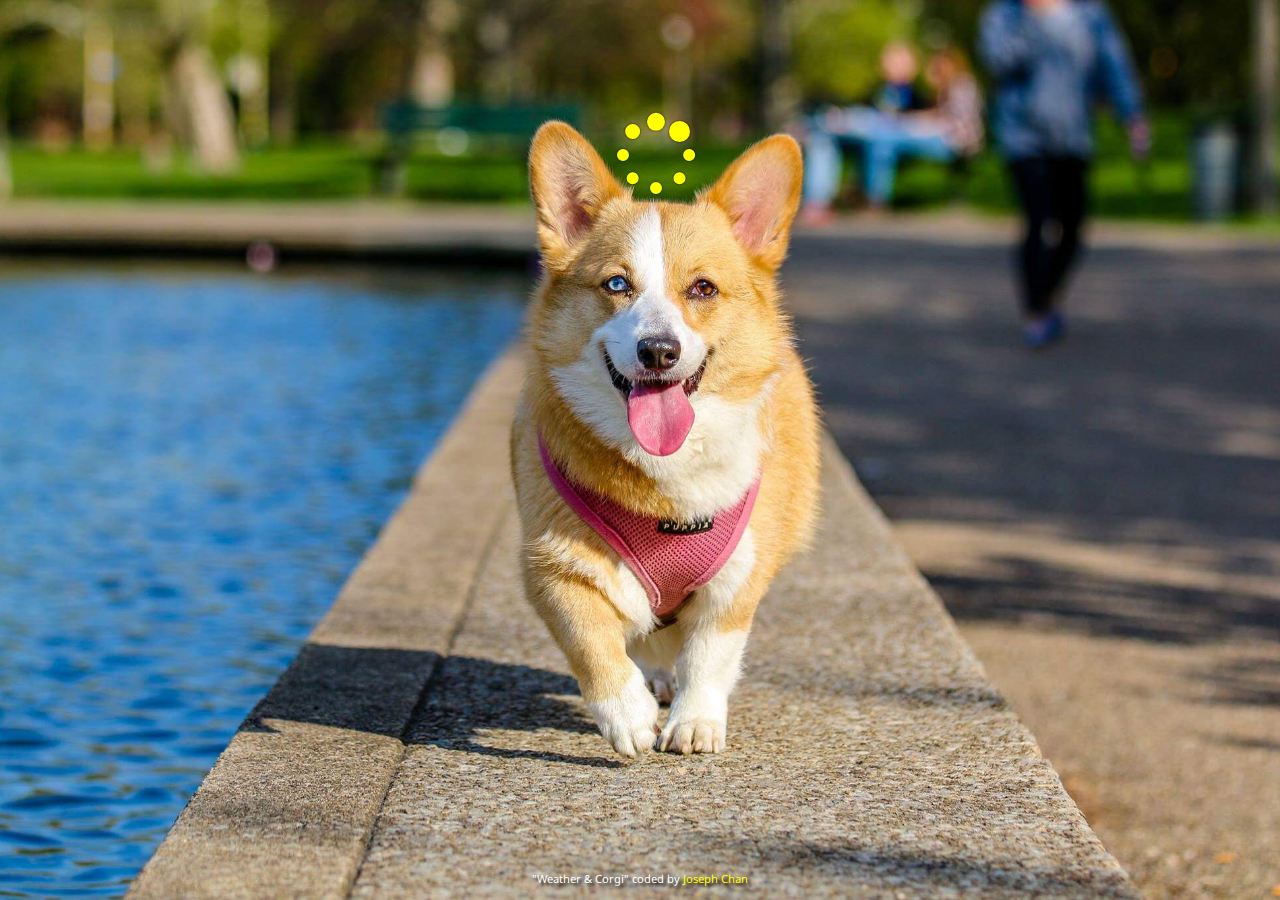
<file: index.html>
<!DOCTYPE HTML>
<html lang="en">

  <head>
    <meta charset="utf-8">
    <meta name="description" content="Weather and Corgi">
    <meta http-equiv="X-UA-Compatible" content="IE=edge">
    <meta name="viewport" content="width=device-width, initial-scale=1, user-scalable=no">
    <meta name="theme-color" content="#FFCE0D">
    <link href='https://fonts.googleapis.com/css?family=Allerta+Stencil|Droid+Sans:400,700' rel='stylesheet' type='text/css'>
    <link rel="stylesheet" href="https://maxcdn.bootstrapcdn.com/font-awesome/4.6.2/css/font-awesome.min.css">
    <link rel="stylesheet" type="text/css" href="css/weather-icons-wind.min.css">
    <link rel="stylesheet" type="text/css" href="css/weather-icons.min.css">
    <link rel="stylesheet" href="css/bootstrap.min.css">
    <link rel="stylesheet" href="css/styles.css">
    <!--Favicon made by Freepik http://www.flaticon.com -->
    <link rel="shortcut icon" href="images/favicon.ico" type="image/x-icon">
    <link rel="icon" href="images/favicon.ico" type="image/x-icon">
    <!--IE8 Support -->
    <!--[if lt IE 9]>
       <script src="https://oss.maxcdn.com/html5shiv/3.7.2/html5shiv.min.js"></script>
       <script src="https://oss.maxcdn.com/respond/1.4.2/respond.min.js"></script>
     <![endif]-->
    <title>Weather &amp; Corgi</title>
  </head>

  <body>
    <main role="main" class="container">
      <div class="translucentBG">
        <i class="fa fa-spinner fa-pulse" aria-hidden="true"></i>
        <p class="location"></p>
        <p class="weatherIcon"><i></i></p>
        <p class="currentTemperature"></p>
        <p class="dayAndTime"></p>
        <div class="row">
          <div class="col-xs-6">
            <p class="windDirectionIcon" title="Direction wind is coming from."><i></i></p>
            <p class="windSpeed"></p>
          </div>
          <div class="col-xs-6">
            <p class="thermometer"><i></i></p>
            <p class="minMaxTemperatures"></p>
          </div>
        </div>
        <!--.row-->
      </div>
    </main>
    <!--.container-->
    <footer>
      <p>
        &quot;Weather &amp; Corgi&quot; coded by <a href="https://github.com/joechan3" target="_blank" title="View Joseph Chan&apos;s GitHub profile">Joseph Chan</a>
      </p>
    </footer>
    <script src="js/suncalc.js"></script>
    <script
			  src="https://code.jquery.com/jquery-1.12.4.min.js"
			  integrity="sha256-ZosEbRLbNQzLpnKIkEdrPv7lOy9C27hHQ+Xp8a4MxAQ="
			  crossorigin="anonymous">
    </script>
    <script src="js/script.js"></script>
  </body>

</html>
</file>
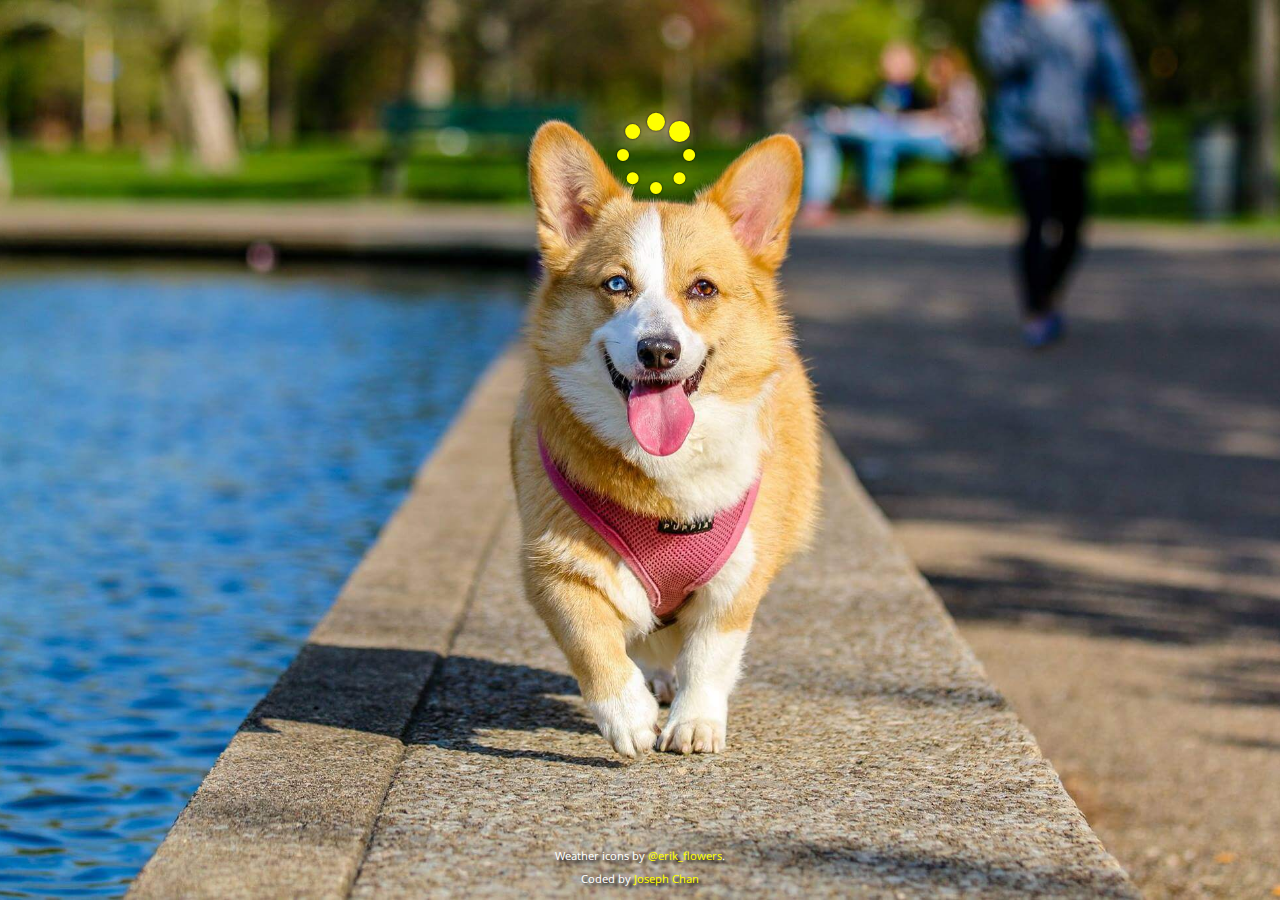
<file: indexUnderConstruction.html>
<!DOCTYPE HTML>
<html lang="en">

  <head>
    <meta charset="utf-8">
    <meta name="description" content="Weather and Corgi">
    <meta http-equiv="X-UA-Compatible" content="IE=edge">
    <meta name="viewport" content="width=device-width, initial-scale=1">
    <meta name="theme-color" content="#FFCE0D">
    <link href='https://fonts.googleapis.com/css?family=Allerta+Stencil|Droid+Sans:400,700' rel='stylesheet' type='text/css'>
    <link rel="stylesheet" href="https://maxcdn.bootstrapcdn.com/font-awesome/4.6.2/css/font-awesome.min.css">
    <link rel="stylesheet" type="text/css" href="css/weather-icons-wind.min.css">
    <link rel="stylesheet" type="text/css" href="css/weather-icons.min.css">
    <link rel="stylesheet" href="css/bootstrap.min.css">
    <link rel="stylesheet" href="css/styles.css">
    <!--Favicon made by Freepik http://www.flaticon.com -->
    <link rel="shortcut icon" href="images/favicon.ico" type="image/x-icon">
    <link rel="icon" href="images/favicon.ico" type="image/x-icon">
    <!-- Optional IE8 Support -->
    <!--[if lt IE 9]>
       <script src="https://oss.maxcdn.com/html5shiv/3.7.2/html5shiv.min.js"></script>
       <script src="https://oss.maxcdn.com/respond/1.4.2/respond.min.js"></script>
     <![endif]-->
    <title>Weather &amp; Corgi</title>
  </head>

  <body>
    <main role="main" class="container">
      <div class="translucentBG">
        <i class="fa fa-spinner fa-pulse" aria-hidden="true"></i>
        <p class="location"></p>
        <p class="weatherIcon"><i></i></p>
        <p class="currentTemperature"></p>
        <p class="dayAndTime"></p>
        <div class="row">
          <div class="col-xs-6">
            <p class="windDirectionIcon" title="Direction wind is coming from."><i></i></p>
            <p class="windSpeed"></p>
          </div>
          <div class="col-xs-6">
            <p class="thermometer"><i></i></p>
            <p class="minMaxTemperatures"></p>
          </div>
        </div>
        <!--.row-->
      </div>
    </main>
    <!--.container-->
    <footer>
      <p>
        Weather icons by <a href="https://erikflowers.github.io/weather-icons/" title="Visit the Weather Icons site" target="_blank">@erik_flowers</a>.<br>Coded by <a href="https://github.com/joechan3" target="_blank" title="View Joseph Chan&apos;s GitHub profile">Joseph Chan</a>
      </p>
    </footer>
    <script src="js/suncalc.js"></script>
    <script src="https://code.jquery.com/jquery-2.2.3.min.js" integrity="sha256-a23g1Nt4dtEYOj7bR+vTu7+T8VP13humZFBJNIYoEJo=" crossorigin="anonymous">
    </script>
    <script src="js/script.js"></script>
  </body>

</html>
</file>
<file: css/styles.css>
/*Thanks: The Weather Icons project - https://erikflowers.github.io/weather-icons/*/

::selection {
  background-color: yellow;
  color: #000;
}

::-moz-selection {
  background-color: yellow;
  color: #000;
}

html {
  min-height: 100%;
}

body {
  min-height: 100vh;
  background-image: url("../images/default-tiny.jpeg");
  background-size: cover;
  background-position: center center;
  cursor: default;
  background-repeat: no-repeat;
  background-color: yellow;
}

a {
  color: yellow;
}

a:visited,
a:hover,
a:active,
a:focus {
  color: yellow;
  font-weight: bold;
  text-decoration: underline;
}

.translucentBG {
  margin: 15px auto 15px auto;
  background-color: rgba(0, 0, 0, 0);
  max-width: 450px;
}

.fa{
  display: block;
  width: 33%;
  margin: 25% 30% 0 auto;
}

.fa-pulse {
  position: relative;
  text-align:center;
  font-size: 6em;
  color: yellow;
  text-shadow: 0px 0px 2px #000;
}

p {
  text-align: center;
  font-family: 'Droid Sans', sans-serif;
  color: #fff;
}

.location {
  font-family: 'Allerta Stencil', sans-serif;
  font-size: 3em;
}

.weatherIcon {
  font-size: 4em;
}

.currentTemperature {
  font-size: 2em;
  font-weight: bold;
  cursor: pointer;
  display: block;
  max-width: 40%;
  margin: 0 auto;
}

.dayAndTime {
  font-size: 1.2em;
  letter-spacing: 0.25em;
}

.windDirectionIcon,
.thermometer {
  font-size: 1.5em;
}

footer {
  font-size: 0.8em;
  line-height: 2em;
  position: absolute;
  left: 0;
  right: 0;
  bottom: 0;
  text-shadow: 3px 3px 3px #000;
}

@media (max-height: 411px) {
  footer {
    display:none;
  }
</file>
<file: css/weather-icons-wind.min.css>
@font-face{font-family:weathericons;src:url(../font/weathericons-regular-webfont.eot);src:url(../font/weathericons-regular-webfont.eot?#iefix)format('embedded-opentype'),url(../font/weathericons-regular-webfont.woff2)format('woff2'),url(../font/weathericons-regular-webfont.woff)format('woff'),url(../font/weathericons-regular-webfont.ttf)format('truetype'),url(../font/weathericons-regular-webfont.svg#weather_iconsregular)format('svg');font-weight:400;font-style:normal}.wi{display:inline-block;font-family:weathericons;font-style:normal;font-weight:400;line-height:1;-webkit-font-smoothing:antialiased;-moz-osx-font-smoothing:grayscale}.wi-fw{text-align:center;width:1.4em}.wi-rotate-90{filter:progid:DXImageTransform.Microsoft.BasicImage(rotation=1);-webkit-transform:rotate(90deg);-ms-transform:rotate(90deg);transform:rotate(90deg)}.wi-rotate-180{filter:progid:DXImageTransform.Microsoft.BasicImage(rotation=2);-webkit-transform:rotate(180deg);-ms-transform:rotate(180deg);transform:rotate(180deg)}.wi-rotate-270{filter:progid:DXImageTransform.Microsoft.BasicImage(rotation=3);-webkit-transform:rotate(270deg);-ms-transform:rotate(270deg);transform:rotate(270deg)}.wi-flip-horizontal{filter:progid:DXImageTransform.Microsoft.BasicImage(rotation=0, mirror=1);-webkit-transform:scale(-1,1);-ms-transform:scale(-1,1);transform:scale(-1,1)}.wi-flip-vertical{filter:progid:DXImageTransform.Microsoft.BasicImage(rotation=2, mirror=1);-webkit-transform:scale(1,-1);-ms-transform:scale(1,-1);transform:scale(1,-1)}.wi-wind:before{content:"\f0b1"}.wi-wind.towards-0-deg{-webkit-transform:rotate(0);-moz-transform:rotate(0);-ms-transform:rotate(0);-o-transform:rotate(0);transform:rotate(0)}.wi-wind.towards-1-deg{-webkit-transform:rotate(1deg);-moz-transform:rotate(1deg);-ms-transform:rotate(1deg);-o-transform:rotate(1deg);transform:rotate(1deg)}.wi-wind.towards-2-deg{-webkit-transform:rotate(2deg);-moz-transform:rotate(2deg);-ms-transform:rotate(2deg);-o-transform:rotate(2deg);transform:rotate(2deg)}.wi-wind.towards-3-deg{-webkit-transform:rotate(3deg);-moz-transform:rotate(3deg);-ms-transform:rotate(3deg);-o-transform:rotate(3deg);transform:rotate(3deg)}.wi-wind.towards-4-deg{-webkit-transform:rotate(4deg);-moz-transform:rotate(4deg);-ms-transform:rotate(4deg);-o-transform:rotate(4deg);transform:rotate(4deg)}.wi-wind.towards-5-deg{-webkit-transform:rotate(5deg);-moz-transform:rotate(5deg);-ms-transform:rotate(5deg);-o-transform:rotate(5deg);transform:rotate(5deg)}.wi-wind.towards-6-deg{-webkit-transform:rotate(6deg);-moz-transform:rotate(6deg);-ms-transform:rotate(6deg);-o-transform:rotate(6deg);transform:rotate(6deg)}.wi-wind.towards-7-deg{-webkit-transform:rotate(7deg);-moz-transform:rotate(7deg);-ms-transform:rotate(7deg);-o-transform:rotate(7deg);transform:rotate(7deg)}.wi-wind.towards-8-deg{-webkit-transform:rotate(8deg);-moz-transform:rotate(8deg);-ms-transform:rotate(8deg);-o-transform:rotate(8deg);transform:rotate(8deg)}.wi-wind.towards-9-deg{-webkit-transform:rotate(9deg);-moz-transform:rotate(9deg);-ms-transform:rotate(9deg);-o-transform:rotate(9deg);transform:rotate(9deg)}.wi-wind.towards-10-deg{-webkit-transform:rotate(10deg);-moz-transform:rotate(10deg);-ms-transform:rotate(10deg);-o-transform:rotate(10deg);transform:rotate(10deg)}.wi-wind.towards-11-deg{-webkit-transform:rotate(11deg);-moz-transform:rotate(11deg);-ms-transform:rotate(11deg);-o-transform:rotate(11deg);transform:rotate(11deg)}.wi-wind.towards-12-deg{-webkit-transform:rotate(12deg);-moz-transform:rotate(12deg);-ms-transform:rotate(12deg);-o-transform:rotate(12deg);transform:rotate(12deg)}.wi-wind.towards-13-deg{-webkit-transform:rotate(13deg);-moz-transform:rotate(13deg);-ms-transform:rotate(13deg);-o-transform:rotate(13deg);transform:rotate(13deg)}.wi-wind.towards-14-deg{-webkit-transform:rotate(14deg);-moz-transform:rotate(14deg);-ms-transform:rotate(14deg);-o-transform:rotate(14deg);transform:rotate(14deg)}.wi-wind.towards-15-deg{-webkit-transform:rotate(15deg);-moz-transform:rotate(15deg);-ms-transform:rotate(15deg);-o-transform:rotate(15deg);transform:rotate(15deg)}.wi-wind.towards-16-deg{-webkit-transform:rotate(16deg);-moz-transform:rotate(16deg);-ms-transform:rotate(16deg);-o-transform:rotate(16deg);transform:rotate(16deg)}.wi-wind.towards-17-deg{-webkit-transform:rotate(17deg);-moz-transform:rotate(17deg);-ms-transform:rotate(17deg);-o-transform:rotate(17deg);transform:rotate(17deg)}.wi-wind.towards-18-deg{-webkit-transform:rotate(18deg);-moz-transform:rotate(18deg);-ms-transform:rotate(18deg);-o-transform:rotate(18deg);transform:rotate(18deg)}.wi-wind.towards-19-deg{-webkit-transform:rotate(19deg);-moz-transform:rotate(19deg);-ms-transform:rotate(19deg);-o-transform:rotate(19deg);transform:rotate(19deg)}.wi-wind.towards-20-deg{-webkit-transform:rotate(20deg);-moz-transform:rotate(20deg);-ms-transform:rotate(20deg);-o-transform:rotate(20deg);transform:rotate(20deg)}.wi-wind.towards-21-deg{-webkit-transform:rotate(21deg);-moz-transform:rotate(21deg);-ms-transform:rotate(21deg);-o-transform:rotate(21deg);transform:rotate(21deg)}.wi-wind.towards-22-deg{-webkit-transform:rotate(22deg);-moz-transform:rotate(22deg);-ms-transform:rotate(22deg);-o-transform:rotate(22deg);transform:rotate(22deg)}.wi-wind.towards-23-deg{-webkit-transform:rotate(23deg);-moz-transform:rotate(23deg);-ms-transform:rotate(23deg);-o-transform:rotate(23deg);transform:rotate(23deg)}.wi-wind.towards-24-deg{-webkit-transform:rotate(24deg);-moz-transform:rotate(24deg);-ms-transform:rotate(24deg);-o-transform:rotate(24deg);transform:rotate(24deg)}.wi-wind.towards-25-deg{-webkit-transform:rotate(25deg);-moz-transform:rotate(25deg);-ms-transform:rotate(25deg);-o-transform:rotate(25deg);transform:rotate(25deg)}.wi-wind.towards-26-deg{-webkit-transform:rotate(26deg);-moz-transform:rotate(26deg);-ms-transform:rotate(26deg);-o-transform:rotate(26deg);transform:rotate(26deg)}.wi-wind.towards-27-deg{-webkit-transform:rotate(27deg);-moz-transform:rotate(27deg);-ms-transform:rotate(27deg);-o-transform:rotate(27deg);transform:rotate(27deg)}.wi-wind.towards-28-deg{-webkit-transform:rotate(28deg);-moz-transform:rotate(28deg);-ms-transform:rotate(28deg);-o-transform:rotate(28deg);transform:rotate(28deg)}.wi-wind.towards-29-deg{-webkit-transform:rotate(29deg);-moz-transform:rotate(29deg);-ms-transform:rotate(29deg);-o-transform:rotate(29deg);transform:rotate(29deg)}.wi-wind.towards-30-deg{-webkit-transform:rotate(30deg);-moz-transform:rotate(30deg);-ms-transform:rotate(30deg);-o-transform:rotate(30deg);transform:rotate(30deg)}.wi-wind.towards-31-deg{-webkit-transform:rotate(31deg);-moz-transform:rotate(31deg);-ms-transform:rotate(31deg);-o-transform:rotate(31deg);transform:rotate(31deg)}.wi-wind.towards-32-deg{-webkit-transform:rotate(32deg);-moz-transform:rotate(32deg);-ms-transform:rotate(32deg);-o-transform:rotate(32deg);transform:rotate(32deg)}.wi-wind.towards-33-deg{-webkit-transform:rotate(33deg);-moz-transform:rotate(33deg);-ms-transform:rotate(33deg);-o-transform:rotate(33deg);transform:rotate(33deg)}.wi-wind.towards-34-deg{-webkit-transform:rotate(34deg);-moz-transform:rotate(34deg);-ms-transform:rotate(34deg);-o-transform:rotate(34deg);transform:rotate(34deg)}.wi-wind.towards-35-deg{-webkit-transform:rotate(35deg);-moz-transform:rotate(35deg);-ms-transform:rotate(35deg);-o-transform:rotate(35deg);transform:rotate(35deg)}.wi-wind.towards-36-deg{-webkit-transform:rotate(36deg);-moz-transform:rotate(36deg);-ms-transform:rotate(36deg);-o-transform:rotate(36deg);transform:rotate(36deg)}.wi-wind.towards-37-deg{-webkit-transform:rotate(37deg);-moz-transform:rotate(37deg);-ms-transform:rotate(37deg);-o-transform:rotate(37deg);transform:rotate(37deg)}.wi-wind.towards-38-deg{-webkit-transform:rotate(38deg);-moz-transform:rotate(38deg);-ms-transform:rotate(38deg);-o-transform:rotate(38deg);transform:rotate(38deg)}.wi-wind.towards-39-deg{-webkit-transform:rotate(39deg);-moz-transform:rotate(39deg);-ms-transform:rotate(39deg);-o-transform:rotate(39deg);transform:rotate(39deg)}.wi-wind.towards-40-deg{-webkit-transform:rotate(40deg);-moz-transform:rotate(40deg);-ms-transform:rotate(40deg);-o-transform:rotate(40deg);transform:rotate(40deg)}.wi-wind.towards-41-deg{-webkit-transform:rotate(41deg);-moz-transform:rotate(41deg);-ms-transform:rotate(41deg);-o-transform:rotate(41deg);transform:rotate(41deg)}.wi-wind.towards-42-deg{-webkit-transform:rotate(42deg);-moz-transform:rotate(42deg);-ms-transform:rotate(42deg);-o-transform:rotate(42deg);transform:rotate(42deg)}.wi-wind.towards-43-deg{-webkit-transform:rotate(43deg);-moz-transform:rotate(43deg);-ms-transform:rotate(43deg);-o-transform:rotate(43deg);transform:rotate(43deg)}.wi-wind.towards-44-deg{-webkit-transform:rotate(44deg);-moz-transform:rotate(44deg);-ms-transform:rotate(44deg);-o-transform:rotate(44deg);transform:rotate(44deg)}.wi-wind.towards-45-deg{-webkit-transform:rotate(45deg);-moz-transform:rotate(45deg);-ms-transform:rotate(45deg);-o-transform:rotate(45deg);transform:rotate(45deg)}.wi-wind.towards-46-deg{-webkit-transform:rotate(46deg);-moz-transform:rotate(46deg);-ms-transform:rotate(46deg);-o-transform:rotate(46deg);transform:rotate(46deg)}.wi-wind.towards-47-deg{-webkit-transform:rotate(47deg);-moz-transform:rotate(47deg);-ms-transform:rotate(47deg);-o-transform:rotate(47deg);transform:rotate(47deg)}.wi-wind.towards-48-deg{-webkit-transform:rotate(48deg);-moz-transform:rotate(48deg);-ms-transform:rotate(48deg);-o-transform:rotate(48deg);transform:rotate(48deg)}.wi-wind.towards-49-deg{-webkit-transform:rotate(49deg);-moz-transform:rotate(49deg);-ms-transform:rotate(49deg);-o-transform:rotate(49deg);transform:rotate(49deg)}.wi-wind.towards-50-deg{-webkit-transform:rotate(50deg);-moz-transform:rotate(50deg);-ms-transform:rotate(50deg);-o-transform:rotate(50deg);transform:rotate(50deg)}.wi-wind.towards-51-deg{-webkit-transform:rotate(51deg);-moz-transform:rotate(51deg);-ms-transform:rotate(51deg);-o-transform:rotate(51deg);transform:rotate(51deg)}.wi-wind.towards-52-deg{-webkit-transform:rotate(52deg);-moz-transform:rotate(52deg);-ms-transform:rotate(52deg);-o-transform:rotate(52deg);transform:rotate(52deg)}.wi-wind.towards-53-deg{-webkit-transform:rotate(53deg);-moz-transform:rotate(53deg);-ms-transform:rotate(53deg);-o-transform:rotate(53deg);transform:rotate(53deg)}.wi-wind.towards-54-deg{-webkit-transform:rotate(54deg);-moz-transform:rotate(54deg);-ms-transform:rotate(54deg);-o-transform:rotate(54deg);transform:rotate(54deg)}.wi-wind.towards-55-deg{-webkit-transform:rotate(55deg);-moz-transform:rotate(55deg);-ms-transform:rotate(55deg);-o-transform:rotate(55deg);transform:rotate(55deg)}.wi-wind.towards-56-deg{-webkit-transform:rotate(56deg);-moz-transform:rotate(56deg);-ms-transform:rotate(56deg);-o-transform:rotate(56deg);transform:rotate(56deg)}.wi-wind.towards-57-deg{-webkit-transform:rotate(57deg);-moz-transform:rotate(57deg);-ms-transform:rotate(57deg);-o-transform:rotate(57deg);transform:rotate(57deg)}.wi-wind.towards-58-deg{-webkit-transform:rotate(58deg);-moz-transform:rotate(58deg);-ms-transform:rotate(58deg);-o-transform:rotate(58deg);transform:rotate(58deg)}.wi-wind.towards-59-deg{-webkit-transform:rotate(59deg);-moz-transform:rotate(59deg);-ms-transform:rotate(59deg);-o-transform:rotate(59deg);transform:rotate(59deg)}.wi-wind.towards-60-deg{-webkit-transform:rotate(60deg);-moz-transform:rotate(60deg);-ms-transform:rotate(60deg);-o-transform:rotate(60deg);transform:rotate(60deg)}.wi-wind.towards-61-deg{-webkit-transform:rotate(61deg);-moz-transform:rotate(61deg);-ms-transform:rotate(61deg);-o-transform:rotate(61deg);transform:rotate(61deg)}.wi-wind.towards-62-deg{-webkit-transform:rotate(62deg);-moz-transform:rotate(62deg);-ms-transform:rotate(62deg);-o-transform:rotate(62deg);transform:rotate(62deg)}.wi-wind.towards-63-deg{-webkit-transform:rotate(63deg);-moz-transform:rotate(63deg);-ms-transform:rotate(63deg);-o-transform:rotate(63deg);transform:rotate(63deg)}.wi-wind.towards-64-deg{-webkit-transform:rotate(64deg);-moz-transform:rotate(64deg);-ms-transform:rotate(64deg);-o-transform:rotate(64deg);transform:rotate(64deg)}.wi-wind.towards-65-deg{-webkit-transform:rotate(65deg);-moz-transform:rotate(65deg);-ms-transform:rotate(65deg);-o-transform:rotate(65deg);transform:rotate(65deg)}.wi-wind.towards-66-deg{-webkit-transform:rotate(66deg);-moz-transform:rotate(66deg);-ms-transform:rotate(66deg);-o-transform:rotate(66deg);transform:rotate(66deg)}.wi-wind.towards-67-deg{-webkit-transform:rotate(67deg);-moz-transform:rotate(67deg);-ms-transform:rotate(67deg);-o-transform:rotate(67deg);transform:rotate(67deg)}.wi-wind.towards-68-deg{-webkit-transform:rotate(68deg);-moz-transform:rotate(68deg);-ms-transform:rotate(68deg);-o-transform:rotate(68deg);transform:rotate(68deg)}.wi-wind.towards-69-deg{-webkit-transform:rotate(69deg);-moz-transform:rotate(69deg);-ms-transform:rotate(69deg);-o-transform:rotate(69deg);transform:rotate(69deg)}.wi-wind.towards-70-deg{-webkit-transform:rotate(70deg);-moz-transform:rotate(70deg);-ms-transform:rotate(70deg);-o-transform:rotate(70deg);transform:rotate(70deg)}.wi-wind.towards-71-deg{-webkit-transform:rotate(71deg);-moz-transform:rotate(71deg);-ms-transform:rotate(71deg);-o-transform:rotate(71deg);transform:rotate(71deg)}.wi-wind.towards-72-deg{-webkit-transform:rotate(72deg);-moz-transform:rotate(72deg);-ms-transform:rotate(72deg);-o-transform:rotate(72deg);transform:rotate(72deg)}.wi-wind.towards-73-deg{-webkit-transform:rotate(73deg);-moz-transform:rotate(73deg);-ms-transform:rotate(73deg);-o-transform:rotate(73deg);transform:rotate(73deg)}.wi-wind.towards-74-deg{-webkit-transform:rotate(74deg);-moz-transform:rotate(74deg);-ms-transform:rotate(74deg);-o-transform:rotate(74deg);transform:rotate(74deg)}.wi-wind.towards-75-deg{-webkit-transform:rotate(75deg);-moz-transform:rotate(75deg);-ms-transform:rotate(75deg);-o-transform:rotate(75deg);transform:rotate(75deg)}.wi-wind.towards-76-deg{-webkit-transform:rotate(76deg);-moz-transform:rotate(76deg);-ms-transform:rotate(76deg);-o-transform:rotate(76deg);transform:rotate(76deg)}.wi-wind.towards-77-deg{-webkit-transform:rotate(77deg);-moz-transform:rotate(77deg);-ms-transform:rotate(77deg);-o-transform:rotate(77deg);transform:rotate(77deg)}.wi-wind.towards-78-deg{-webkit-transform:rotate(78deg);-moz-transform:rotate(78deg);-ms-transform:rotate(78deg);-o-transform:rotate(78deg);transform:rotate(78deg)}.wi-wind.towards-79-deg{-webkit-transform:rotate(79deg);-moz-transform:rotate(79deg);-ms-transform:rotate(79deg);-o-transform:rotate(79deg);transform:rotate(79deg)}.wi-wind.towards-80-deg{-webkit-transform:rotate(80deg);-moz-transform:rotate(80deg);-ms-transform:rotate(80deg);-o-transform:rotate(80deg);transform:rotate(80deg)}.wi-wind.towards-81-deg{-webkit-transform:rotate(81deg);-moz-transform:rotate(81deg);-ms-transform:rotate(81deg);-o-transform:rotate(81deg);transform:rotate(81deg)}.wi-wind.towards-82-deg{-webkit-transform:rotate(82deg);-moz-transform:rotate(82deg);-ms-transform:rotate(82deg);-o-transform:rotate(82deg);transform:rotate(82deg)}.wi-wind.towards-83-deg{-webkit-transform:rotate(83deg);-moz-transform:rotate(83deg);-ms-transform:rotate(83deg);-o-transform:rotate(83deg);transform:rotate(83deg)}.wi-wind.towards-84-deg{-webkit-transform:rotate(84deg);-moz-transform:rotate(84deg);-ms-transform:rotate(84deg);-o-transform:rotate(84deg);transform:rotate(84deg)}.wi-wind.towards-85-deg{-webkit-transform:rotate(85deg);-moz-transform:rotate(85deg);-ms-transform:rotate(85deg);-o-transform:rotate(85deg);transform:rotate(85deg)}.wi-wind.towards-86-deg{-webkit-transform:rotate(86deg);-moz-transform:rotate(86deg);-ms-transform:rotate(86deg);-o-transform:rotate(86deg);transform:rotate(86deg)}.wi-wind.towards-87-deg{-webkit-transform:rotate(87deg);-moz-transform:rotate(87deg);-ms-transform:rotate(87deg);-o-transform:rotate(87deg);transform:rotate(87deg)}.wi-wind.towards-88-deg{-webkit-transform:rotate(88deg);-moz-transform:rotate(88deg);-ms-transform:rotate(88deg);-o-transform:rotate(88deg);transform:rotate(88deg)}.wi-wind.towards-89-deg{-webkit-transform:rotate(89deg);-moz-transform:rotate(89deg);-ms-transform:rotate(89deg);-o-transform:rotate(89deg);transform:rotate(89deg)}.wi-wind.towards-90-deg{-webkit-transform:rotate(90deg);-moz-transform:rotate(90deg);-ms-transform:rotate(90deg);-o-transform:rotate(90deg);transform:rotate(90deg)}.wi-wind.towards-91-deg{-webkit-transform:rotate(91deg);-moz-transform:rotate(91deg);-ms-transform:rotate(91deg);-o-transform:rotate(91deg);transform:rotate(91deg)}.wi-wind.towards-92-deg{-webkit-transform:rotate(92deg);-moz-transform:rotate(92deg);-ms-transform:rotate(92deg);-o-transform:rotate(92deg);transform:rotate(92deg)}.wi-wind.towards-93-deg{-webkit-transform:rotate(93deg);-moz-transform:rotate(93deg);-ms-transform:rotate(93deg);-o-transform:rotate(93deg);transform:rotate(93deg)}.wi-wind.towards-94-deg{-webkit-transform:rotate(94deg);-moz-transform:rotate(94deg);-ms-transform:rotate(94deg);-o-transform:rotate(94deg);transform:rotate(94deg)}.wi-wind.towards-95-deg{-webkit-transform:rotate(95deg);-moz-transform:rotate(95deg);-ms-transform:rotate(95deg);-o-transform:rotate(95deg);transform:rotate(95deg)}.wi-wind.towards-96-deg{-webkit-transform:rotate(96deg);-moz-transform:rotate(96deg);-ms-transform:rotate(96deg);-o-transform:rotate(96deg);transform:rotate(96deg)}.wi-wind.towards-97-deg{-webkit-transform:rotate(97deg);-moz-transform:rotate(97deg);-ms-transform:rotate(97deg);-o-transform:rotate(97deg);transform:rotate(97deg)}.wi-wind.towards-98-deg{-webkit-transform:rotate(98deg);-moz-transform:rotate(98deg);-ms-transform:rotate(98deg);-o-transform:rotate(98deg);transform:rotate(98deg)}.wi-wind.towards-99-deg{-webkit-transform:rotate(99deg);-moz-transform:rotate(99deg);-ms-transform:rotate(99deg);-o-transform:rotate(99deg);transform:rotate(99deg)}.wi-wind.towards-100-deg{-webkit-transform:rotate(100deg);-moz-transform:rotate(100deg);-ms-transform:rotate(100deg);-o-transform:rotate(100deg);transform:rotate(100deg)}.wi-wind.towards-101-deg{-webkit-transform:rotate(101deg);-moz-transform:rotate(101deg);-ms-transform:rotate(101deg);-o-transform:rotate(101deg);transform:rotate(101deg)}.wi-wind.towards-102-deg{-webkit-transform:rotate(102deg);-moz-transform:rotate(102deg);-ms-transform:rotate(102deg);-o-transform:rotate(102deg);transform:rotate(102deg)}.wi-wind.towards-103-deg{-webkit-transform:rotate(103deg);-moz-transform:rotate(103deg);-ms-transform:rotate(103deg);-o-transform:rotate(103deg);transform:rotate(103deg)}.wi-wind.towards-104-deg{-webkit-transform:rotate(104deg);-moz-transform:rotate(104deg);-ms-transform:rotate(104deg);-o-transform:rotate(104deg);transform:rotate(104deg)}.wi-wind.towards-105-deg{-webkit-transform:rotate(105deg);-moz-transform:rotate(105deg);-ms-transform:rotate(105deg);-o-transform:rotate(105deg);transform:rotate(105deg)}.wi-wind.towards-106-deg{-webkit-transform:rotate(106deg);-moz-transform:rotate(106deg);-ms-transform:rotate(106deg);-o-transform:rotate(106deg);transform:rotate(106deg)}.wi-wind.towards-107-deg{-webkit-transform:rotate(107deg);-moz-transform:rotate(107deg);-ms-transform:rotate(107deg);-o-transform:rotate(107deg);transform:rotate(107deg)}.wi-wind.towards-108-deg{-webkit-transform:rotate(108deg);-moz-transform:rotate(108deg);-ms-transform:rotate(108deg);-o-transform:rotate(108deg);transform:rotate(108deg)}.wi-wind.towards-109-deg{-webkit-transform:rotate(109deg);-moz-transform:rotate(109deg);-ms-transform:rotate(109deg);-o-transform:rotate(109deg);transform:rotate(109deg)}.wi-wind.towards-110-deg{-webkit-transform:rotate(110deg);-moz-transform:rotate(110deg);-ms-transform:rotate(110deg);-o-transform:rotate(110deg);transform:rotate(110deg)}.wi-wind.towards-111-deg{-webkit-transform:rotate(111deg);-moz-transform:rotate(111deg);-ms-transform:rotate(111deg);-o-transform:rotate(111deg);transform:rotate(111deg)}.wi-wind.towards-112-deg{-webkit-transform:rotate(112deg);-moz-transform:rotate(112deg);-ms-transform:rotate(112deg);-o-transform:rotate(112deg);transform:rotate(112deg)}.wi-wind.towards-113-deg{-webkit-transform:rotate(113deg);-moz-transform:rotate(113deg);-ms-transform:rotate(113deg);-o-transform:rotate(113deg);transform:rotate(113deg)}.wi-wind.towards-114-deg{-webkit-transform:rotate(114deg);-moz-transform:rotate(114deg);-ms-transform:rotate(114deg);-o-transform:rotate(114deg);transform:rotate(114deg)}.wi-wind.towards-115-deg{-webkit-transform:rotate(115deg);-moz-transform:rotate(115deg);-ms-transform:rotate(115deg);-o-transform:rotate(115deg);transform:rotate(115deg)}.wi-wind.towards-116-deg{-webkit-transform:rotate(116deg);-moz-transform:rotate(116deg);-ms-transform:rotate(116deg);-o-transform:rotate(116deg);transform:rotate(116deg)}.wi-wind.towards-117-deg{-webkit-transform:rotate(117deg);-moz-transform:rotate(117deg);-ms-transform:rotate(117deg);-o-transform:rotate(117deg);transform:rotate(117deg)}.wi-wind.towards-118-deg{-webkit-transform:rotate(118deg);-moz-transform:rotate(118deg);-ms-transform:rotate(118deg);-o-transform:rotate(118deg);transform:rotate(118deg)}.wi-wind.towards-119-deg{-webkit-transform:rotate(119deg);-moz-transform:rotate(119deg);-ms-transform:rotate(119deg);-o-transform:rotate(119deg);transform:rotate(119deg)}.wi-wind.towards-120-deg{-webkit-transform:rotate(120deg);-moz-transform:rotate(120deg);-ms-transform:rotate(120deg);-o-transform:rotate(120deg);transform:rotate(120deg)}.wi-wind.towards-121-deg{-webkit-transform:rotate(121deg);-moz-transform:rotate(121deg);-ms-transform:rotate(121deg);-o-transform:rotate(121deg);transform:rotate(121deg)}.wi-wind.towards-122-deg{-webkit-transform:rotate(122deg);-moz-transform:rotate(122deg);-ms-transform:rotate(122deg);-o-transform:rotate(122deg);transform:rotate(122deg)}.wi-wind.towards-123-deg{-webkit-transform:rotate(123deg);-moz-transform:rotate(123deg);-ms-transform:rotate(123deg);-o-transform:rotate(123deg);transform:rotate(123deg)}.wi-wind.towards-124-deg{-webkit-transform:rotate(124deg);-moz-transform:rotate(124deg);-ms-transform:rotate(124deg);-o-transform:rotate(124deg);transform:rotate(124deg)}.wi-wind.towards-125-deg{-webkit-transform:rotate(125deg);-moz-transform:rotate(125deg);-ms-transform:rotate(125deg);-o-transform:rotate(125deg);transform:rotate(125deg)}.wi-wind.towards-126-deg{-webkit-transform:rotate(126deg);-moz-transform:rotate(126deg);-ms-transform:rotate(126deg);-o-transform:rotate(126deg);transform:rotate(126deg)}.wi-wind.towards-127-deg{-webkit-transform:rotate(127deg);-moz-transform:rotate(127deg);-ms-transform:rotate(127deg);-o-transform:rotate(127deg);transform:rotate(127deg)}.wi-wind.towards-128-deg{-webkit-transform:rotate(128deg);-moz-transform:rotate(128deg);-ms-transform:rotate(128deg);-o-transform:rotate(128deg);transform:rotate(128deg)}.wi-wind.towards-129-deg{-webkit-transform:rotate(129deg);-moz-transform:rotate(129deg);-ms-transform:rotate(129deg);-o-transform:rotate(129deg);transform:rotate(129deg)}.wi-wind.towards-130-deg{-webkit-transform:rotate(130deg);-moz-transform:rotate(130deg);-ms-transform:rotate(130deg);-o-transform:rotate(130deg);transform:rotate(130deg)}.wi-wind.towards-131-deg{-webkit-transform:rotate(131deg);-moz-transform:rotate(131deg);-ms-transform:rotate(131deg);-o-transform:rotate(131deg);transform:rotate(131deg)}.wi-wind.towards-132-deg{-webkit-transform:rotate(132deg);-moz-transform:rotate(132deg);-ms-transform:rotate(132deg);-o-transform:rotate(132deg);transform:rotate(132deg)}.wi-wind.towards-133-deg{-webkit-transform:rotate(133deg);-moz-transform:rotate(133deg);-ms-transform:rotate(133deg);-o-transform:rotate(133deg);transform:rotate(133deg)}.wi-wind.towards-134-deg{-webkit-transform:rotate(134deg);-moz-transform:rotate(134deg);-ms-transform:rotate(134deg);-o-transform:rotate(134deg);transform:rotate(134deg)}.wi-wind.towards-135-deg{-webkit-transform:rotate(135deg);-moz-transform:rotate(135deg);-ms-transform:rotate(135deg);-o-transform:rotate(135deg);transform:rotate(135deg)}.wi-wind.towards-136-deg{-webkit-transform:rotate(136deg);-moz-transform:rotate(136deg);-ms-transform:rotate(136deg);-o-transform:rotate(136deg);transform:rotate(136deg)}.wi-wind.towards-137-deg{-webkit-transform:rotate(137deg);-moz-transform:rotate(137deg);-ms-transform:rotate(137deg);-o-transform:rotate(137deg);transform:rotate(137deg)}.wi-wind.towards-138-deg{-webkit-transform:rotate(138deg);-moz-transform:rotate(138deg);-ms-transform:rotate(138deg);-o-transform:rotate(138deg);transform:rotate(138deg)}.wi-wind.towards-139-deg{-webkit-transform:rotate(139deg);-moz-transform:rotate(139deg);-ms-transform:rotate(139deg);-o-transform:rotate(139deg);transform:rotate(139deg)}.wi-wind.towards-140-deg{-webkit-transform:rotate(140deg);-moz-transform:rotate(140deg);-ms-transform:rotate(140deg);-o-transform:rotate(140deg);transform:rotate(140deg)}.wi-wind.towards-141-deg{-webkit-transform:rotate(141deg);-moz-transform:rotate(141deg);-ms-transform:rotate(141deg);-o-transform:rotate(141deg);transform:rotate(141deg)}.wi-wind.towards-142-deg{-webkit-transform:rotate(142deg);-moz-transform:rotate(142deg);-ms-transform:rotate(142deg);-o-transform:rotate(142deg);transform:rotate(142deg)}.wi-wind.towards-143-deg{-webkit-transform:rotate(143deg);-moz-transform:rotate(143deg);-ms-transform:rotate(143deg);-o-transform:rotate(143deg);transform:rotate(143deg)}.wi-wind.towards-144-deg{-webkit-transform:rotate(144deg);-moz-transform:rotate(144deg);-ms-transform:rotate(144deg);-o-transform:rotate(144deg);transform:rotate(144deg)}.wi-wind.towards-145-deg{-webkit-transform:rotate(145deg);-moz-transform:rotate(145deg);-ms-transform:rotate(145deg);-o-transform:rotate(145deg);transform:rotate(145deg)}.wi-wind.towards-146-deg{-webkit-transform:rotate(146deg);-moz-transform:rotate(146deg);-ms-transform:rotate(146deg);-o-transform:rotate(146deg);transform:rotate(146deg)}.wi-wind.towards-147-deg{-webkit-transform:rotate(147deg);-moz-transform:rotate(147deg);-ms-transform:rotate(147deg);-o-transform:rotate(147deg);transform:rotate(147deg)}.wi-wind.towards-148-deg{-webkit-transform:rotate(148deg);-moz-transform:rotate(148deg);-ms-transform:rotate(148deg);-o-transform:rotate(148deg);transform:rotate(148deg)}.wi-wind.towards-149-deg{-webkit-transform:rotate(149deg);-moz-transform:rotate(149deg);-ms-transform:rotate(149deg);-o-transform:rotate(149deg);transform:rotate(149deg)}.wi-wind.towards-150-deg{-webkit-transform:rotate(150deg);-moz-transform:rotate(150deg);-ms-transform:rotate(150deg);-o-transform:rotate(150deg);transform:rotate(150deg)}.wi-wind.towards-151-deg{-webkit-transform:rotate(151deg);-moz-transform:rotate(151deg);-ms-transform:rotate(151deg);-o-transform:rotate(151deg);transform:rotate(151deg)}.wi-wind.towards-152-deg{-webkit-transform:rotate(152deg);-moz-transform:rotate(152deg);-ms-transform:rotate(152deg);-o-transform:rotate(152deg);transform:rotate(152deg)}.wi-wind.towards-153-deg{-webkit-transform:rotate(153deg);-moz-transform:rotate(153deg);-ms-transform:rotate(153deg);-o-transform:rotate(153deg);transform:rotate(153deg)}.wi-wind.towards-154-deg{-webkit-transform:rotate(154deg);-moz-transform:rotate(154deg);-ms-transform:rotate(154deg);-o-transform:rotate(154deg);transform:rotate(154deg)}.wi-wind.towards-155-deg{-webkit-transform:rotate(155deg);-moz-transform:rotate(155deg);-ms-transform:rotate(155deg);-o-transform:rotate(155deg);transform:rotate(155deg)}.wi-wind.towards-156-deg{-webkit-transform:rotate(156deg);-moz-transform:rotate(156deg);-ms-transform:rotate(156deg);-o-transform:rotate(156deg);transform:rotate(156deg)}.wi-wind.towards-157-deg{-webkit-transform:rotate(157deg);-moz-transform:rotate(157deg);-ms-transform:rotate(157deg);-o-transform:rotate(157deg);transform:rotate(157deg)}.wi-wind.towards-158-deg{-webkit-transform:rotate(158deg);-moz-transform:rotate(158deg);-ms-transform:rotate(158deg);-o-transform:rotate(158deg);transform:rotate(158deg)}.wi-wind.towards-159-deg{-webkit-transform:rotate(159deg);-moz-transform:rotate(159deg);-ms-transform:rotate(159deg);-o-transform:rotate(159deg);transform:rotate(159deg)}.wi-wind.towards-160-deg{-webkit-transform:rotate(160deg);-moz-transform:rotate(160deg);-ms-transform:rotate(160deg);-o-transform:rotate(160deg);transform:rotate(160deg)}.wi-wind.towards-161-deg{-webkit-transform:rotate(161deg);-moz-transform:rotate(161deg);-ms-transform:rotate(161deg);-o-transform:rotate(161deg);transform:rotate(161deg)}.wi-wind.towards-162-deg{-webkit-transform:rotate(162deg);-moz-transform:rotate(162deg);-ms-transform:rotate(162deg);-o-transform:rotate(162deg);transform:rotate(162deg)}.wi-wind.towards-163-deg{-webkit-transform:rotate(163deg);-moz-transform:rotate(163deg);-ms-transform:rotate(163deg);-o-transform:rotate(163deg);transform:rotate(163deg)}.wi-wind.towards-164-deg{-webkit-transform:rotate(164deg);-moz-transform:rotate(164deg);-ms-transform:rotate(164deg);-o-transform:rotate(164deg);transform:rotate(164deg)}.wi-wind.towards-165-deg{-webkit-transform:rotate(165deg);-moz-transform:rotate(165deg);-ms-transform:rotate(165deg);-o-transform:rotate(165deg);transform:rotate(165deg)}.wi-wind.towards-166-deg{-webkit-transform:rotate(166deg);-moz-transform:rotate(166deg);-ms-transform:rotate(166deg);-o-transform:rotate(166deg);transform:rotate(166deg)}.wi-wind.towards-167-deg{-webkit-transform:rotate(167deg);-moz-transform:rotate(167deg);-ms-transform:rotate(167deg);-o-transform:rotate(167deg);transform:rotate(167deg)}.wi-wind.towards-168-deg{-webkit-transform:rotate(168deg);-moz-transform:rotate(168deg);-ms-transform:rotate(168deg);-o-transform:rotate(168deg);transform:rotate(168deg)}.wi-wind.towards-169-deg{-webkit-transform:rotate(169deg);-moz-transform:rotate(169deg);-ms-transform:rotate(169deg);-o-transform:rotate(169deg);transform:rotate(169deg)}.wi-wind.towards-170-deg{-webkit-transform:rotate(170deg);-moz-transform:rotate(170deg);-ms-transform:rotate(170deg);-o-transform:rotate(170deg);transform:rotate(170deg)}.wi-wind.towards-171-deg{-webkit-transform:rotate(171deg);-moz-transform:rotate(171deg);-ms-transform:rotate(171deg);-o-transform:rotate(171deg);transform:rotate(171deg)}.wi-wind.towards-172-deg{-webkit-transform:rotate(172deg);-moz-transform:rotate(172deg);-ms-transform:rotate(172deg);-o-transform:rotate(172deg);transform:rotate(172deg)}.wi-wind.towards-173-deg{-webkit-transform:rotate(173deg);-moz-transform:rotate(173deg);-ms-transform:rotate(173deg);-o-transform:rotate(173deg);transform:rotate(173deg)}.wi-wind.towards-174-deg{-webkit-transform:rotate(174deg);-moz-transform:rotate(174deg);-ms-transform:rotate(174deg);-o-transform:rotate(174deg);transform:rotate(174deg)}.wi-wind.towards-175-deg{-webkit-transform:rotate(175deg);-moz-transform:rotate(175deg);-ms-transform:rotate(175deg);-o-transform:rotate(175deg);transform:rotate(175deg)}.wi-wind.towards-176-deg{-webkit-transform:rotate(176deg);-moz-transform:rotate(176deg);-ms-transform:rotate(176deg);-o-transform:rotate(176deg);transform:rotate(176deg)}.wi-wind.towards-177-deg{-webkit-transform:rotate(177deg);-moz-transform:rotate(177deg);-ms-transform:rotate(177deg);-o-transform:rotate(177deg);transform:rotate(177deg)}.wi-wind.towards-178-deg{-webkit-transform:rotate(178deg);-moz-transform:rotate(178deg);-ms-transform:rotate(178deg);-o-transform:rotate(178deg);transform:rotate(178deg)}.wi-wind.towards-179-deg{-webkit-transform:rotate(179deg);-moz-transform:rotate(179deg);-ms-transform:rotate(179deg);-o-transform:rotate(179deg);transform:rotate(179deg)}.wi-wind.towards-180-deg{-webkit-transform:rotate(180deg);-moz-transform:rotate(180deg);-ms-transform:rotate(180deg);-o-transform:rotate(180deg);transform:rotate(180deg)}.wi-wind.towards-181-deg{-webkit-transform:rotate(181deg);-moz-transform:rotate(181deg);-ms-transform:rotate(181deg);-o-transform:rotate(181deg);transform:rotate(181deg)}.wi-wind.towards-182-deg{-webkit-transform:rotate(182deg);-moz-transform:rotate(182deg);-ms-transform:rotate(182deg);-o-transform:rotate(182deg);transform:rotate(182deg)}.wi-wind.towards-183-deg{-webkit-transform:rotate(183deg);-moz-transform:rotate(183deg);-ms-transform:rotate(183deg);-o-transform:rotate(183deg);transform:rotate(183deg)}.wi-wind.towards-184-deg{-webkit-transform:rotate(184deg);-moz-transform:rotate(184deg);-ms-transform:rotate(184deg);-o-transform:rotate(184deg);transform:rotate(184deg)}.wi-wind.towards-185-deg{-webkit-transform:rotate(185deg);-moz-transform:rotate(185deg);-ms-transform:rotate(185deg);-o-transform:rotate(185deg);transform:rotate(185deg)}.wi-wind.towards-186-deg{-webkit-transform:rotate(186deg);-moz-transform:rotate(186deg);-ms-transform:rotate(186deg);-o-transform:rotate(186deg);transform:rotate(186deg)}.wi-wind.towards-187-deg{-webkit-transform:rotate(187deg);-moz-transform:rotate(187deg);-ms-transform:rotate(187deg);-o-transform:rotate(187deg);transform:rotate(187deg)}.wi-wind.towards-188-deg{-webkit-transform:rotate(188deg);-moz-transform:rotate(188deg);-ms-transform:rotate(188deg);-o-transform:rotate(188deg);transform:rotate(188deg)}.wi-wind.towards-189-deg{-webkit-transform:rotate(189deg);-moz-transform:rotate(189deg);-ms-transform:rotate(189deg);-o-transform:rotate(189deg);transform:rotate(189deg)}.wi-wind.towards-190-deg{-webkit-transform:rotate(190deg);-moz-transform:rotate(190deg);-ms-transform:rotate(190deg);-o-transform:rotate(190deg);transform:rotate(190deg)}.wi-wind.towards-191-deg{-webkit-transform:rotate(191deg);-moz-transform:rotate(191deg);-ms-transform:rotate(191deg);-o-transform:rotate(191deg);transform:rotate(191deg)}.wi-wind.towards-192-deg{-webkit-transform:rotate(192deg);-moz-transform:rotate(192deg);-ms-transform:rotate(192deg);-o-transform:rotate(192deg);transform:rotate(192deg)}.wi-wind.towards-193-deg{-webkit-transform:rotate(193deg);-moz-transform:rotate(193deg);-ms-transform:rotate(193deg);-o-transform:rotate(193deg);transform:rotate(193deg)}.wi-wind.towards-194-deg{-webkit-transform:rotate(194deg);-moz-transform:rotate(194deg);-ms-transform:rotate(194deg);-o-transform:rotate(194deg);transform:rotate(194deg)}.wi-wind.towards-195-deg{-webkit-transform:rotate(195deg);-moz-transform:rotate(195deg);-ms-transform:rotate(195deg);-o-transform:rotate(195deg);transform:rotate(195deg)}.wi-wind.towards-196-deg{-webkit-transform:rotate(196deg);-moz-transform:rotate(196deg);-ms-transform:rotate(196deg);-o-transform:rotate(196deg);transform:rotate(196deg)}.wi-wind.towards-197-deg{-webkit-transform:rotate(197deg);-moz-transform:rotate(197deg);-ms-transform:rotate(197deg);-o-transform:rotate(197deg);transform:rotate(197deg)}.wi-wind.towards-198-deg{-webkit-transform:rotate(198deg);-moz-transform:rotate(198deg);-ms-transform:rotate(198deg);-o-transform:rotate(198deg);transform:rotate(198deg)}.wi-wind.towards-199-deg{-webkit-transform:rotate(199deg);-moz-transform:rotate(199deg);-ms-transform:rotate(199deg);-o-transform:rotate(199deg);transform:rotate(199deg)}.wi-wind.towards-200-deg{-webkit-transform:rotate(200deg);-moz-transform:rotate(200deg);-ms-transform:rotate(200deg);-o-transform:rotate(200deg);transform:rotate(200deg)}.wi-wind.towards-201-deg{-webkit-transform:rotate(201deg);-moz-transform:rotate(201deg);-ms-transform:rotate(201deg);-o-transform:rotate(201deg);transform:rotate(201deg)}.wi-wind.towards-202-deg{-webkit-transform:rotate(202deg);-moz-transform:rotate(202deg);-ms-transform:rotate(202deg);-o-transform:rotate(202deg);transform:rotate(202deg)}.wi-wind.towards-203-deg{-webkit-transform:rotate(203deg);-moz-transform:rotate(203deg);-ms-transform:rotate(203deg);-o-transform:rotate(203deg);transform:rotate(203deg)}.wi-wind.towards-204-deg{-webkit-transform:rotate(204deg);-moz-transform:rotate(204deg);-ms-transform:rotate(204deg);-o-transform:rotate(204deg);transform:rotate(204deg)}.wi-wind.towards-205-deg{-webkit-transform:rotate(205deg);-moz-transform:rotate(205deg);-ms-transform:rotate(205deg);-o-transform:rotate(205deg);transform:rotate(205deg)}.wi-wind.towards-206-deg{-webkit-transform:rotate(206deg);-moz-transform:rotate(206deg);-ms-transform:rotate(206deg);-o-transform:rotate(206deg);transform:rotate(206deg)}.wi-wind.towards-207-deg{-webkit-transform:rotate(207deg);-moz-transform:rotate(207deg);-ms-transform:rotate(207deg);-o-transform:rotate(207deg);transform:rotate(207deg)}.wi-wind.towards-208-deg{-webkit-transform:rotate(208deg);-moz-transform:rotate(208deg);-ms-transform:rotate(208deg);-o-transform:rotate(208deg);transform:rotate(208deg)}.wi-wind.towards-209-deg{-webkit-transform:rotate(209deg);-moz-transform:rotate(209deg);-ms-transform:rotate(209deg);-o-transform:rotate(209deg);transform:rotate(209deg)}.wi-wind.towards-210-deg{-webkit-transform:rotate(210deg);-moz-transform:rotate(210deg);-ms-transform:rotate(210deg);-o-transform:rotate(210deg);transform:rotate(210deg)}.wi-wind.towards-211-deg{-webkit-transform:rotate(211deg);-moz-transform:rotate(211deg);-ms-transform:rotate(211deg);-o-transform:rotate(211deg);transform:rotate(211deg)}.wi-wind.towards-212-deg{-webkit-transform:rotate(212deg);-moz-transform:rotate(212deg);-ms-transform:rotate(212deg);-o-transform:rotate(212deg);transform:rotate(212deg)}.wi-wind.towards-213-deg{-webkit-transform:rotate(213deg);-moz-transform:rotate(213deg);-ms-transform:rotate(213deg);-o-transform:rotate(213deg);transform:rotate(213deg)}.wi-wind.towards-214-deg{-webkit-transform:rotate(214deg);-moz-transform:rotate(214deg);-ms-transform:rotate(214deg);-o-transform:rotate(214deg);transform:rotate(214deg)}.wi-wind.towards-215-deg{-webkit-transform:rotate(215deg);-moz-transform:rotate(215deg);-ms-transform:rotate(215deg);-o-transform:rotate(215deg);transform:rotate(215deg)}.wi-wind.towards-216-deg{-webkit-transform:rotate(216deg);-moz-transform:rotate(216deg);-ms-transform:rotate(216deg);-o-transform:rotate(216deg);transform:rotate(216deg)}.wi-wind.towards-217-deg{-webkit-transform:rotate(217deg);-moz-transform:rotate(217deg);-ms-transform:rotate(217deg);-o-transform:rotate(217deg);transform:rotate(217deg)}.wi-wind.towards-218-deg{-webkit-transform:rotate(218deg);-moz-transform:rotate(218deg);-ms-transform:rotate(218deg);-o-transform:rotate(218deg);transform:rotate(218deg)}.wi-wind.towards-219-deg{-webkit-transform:rotate(219deg);-moz-transform:rotate(219deg);-ms-transform:rotate(219deg);-o-transform:rotate(219deg);transform:rotate(219deg)}.wi-wind.towards-220-deg{-webkit-transform:rotate(220deg);-moz-transform:rotate(220deg);-ms-transform:rotate(220deg);-o-transform:rotate(220deg);transform:rotate(220deg)}.wi-wind.towards-221-deg{-webkit-transform:rotate(221deg);-moz-transform:rotate(221deg);-ms-transform:rotate(221deg);-o-transform:rotate(221deg);transform:rotate(221deg)}.wi-wind.towards-222-deg{-webkit-transform:rotate(222deg);-moz-transform:rotate(222deg);-ms-transform:rotate(222deg);-o-transform:rotate(222deg);transform:rotate(222deg)}.wi-wind.towards-223-deg{-webkit-transform:rotate(223deg);-moz-transform:rotate(223deg);-ms-transform:rotate(223deg);-o-transform:rotate(223deg);transform:rotate(223deg)}.wi-wind.towards-224-deg{-webkit-transform:rotate(224deg);-moz-transform:rotate(224deg);-ms-transform:rotate(224deg);-o-transform:rotate(224deg);transform:rotate(224deg)}.wi-wind.towards-225-deg{-webkit-transform:rotate(225deg);-moz-transform:rotate(225deg);-ms-transform:rotate(225deg);-o-transform:rotate(225deg);transform:rotate(225deg)}.wi-wind.towards-226-deg{-webkit-transform:rotate(226deg);-moz-transform:rotate(226deg);-ms-transform:rotate(226deg);-o-transform:rotate(226deg);transform:rotate(226deg)}.wi-wind.towards-227-deg{-webkit-transform:rotate(227deg);-moz-transform:rotate(227deg);-ms-transform:rotate(227deg);-o-transform:rotate(227deg);transform:rotate(227deg)}.wi-wind.towards-228-deg{-webkit-transform:rotate(228deg);-moz-transform:rotate(228deg);-ms-transform:rotate(228deg);-o-transform:rotate(228deg);transform:rotate(228deg)}.wi-wind.towards-229-deg{-webkit-transform:rotate(229deg);-moz-transform:rotate(229deg);-ms-transform:rotate(229deg);-o-transform:rotate(229deg);transform:rotate(229deg)}.wi-wind.towards-230-deg{-webkit-transform:rotate(230deg);-moz-transform:rotate(230deg);-ms-transform:rotate(230deg);-o-transform:rotate(230deg);transform:rotate(230deg)}.wi-wind.towards-231-deg{-webkit-transform:rotate(231deg);-moz-transform:rotate(231deg);-ms-transform:rotate(231deg);-o-transform:rotate(231deg);transform:rotate(231deg)}.wi-wind.towards-232-deg{-webkit-transform:rotate(232deg);-moz-transform:rotate(232deg);-ms-transform:rotate(232deg);-o-transform:rotate(232deg);transform:rotate(232deg)}.wi-wind.towards-233-deg{-webkit-transform:rotate(233deg);-moz-transform:rotate(233deg);-ms-transform:rotate(233deg);-o-transform:rotate(233deg);transform:rotate(233deg)}.wi-wind.towards-234-deg{-webkit-transform:rotate(234deg);-moz-transform:rotate(234deg);-ms-transform:rotate(234deg);-o-transform:rotate(234deg);transform:rotate(234deg)}.wi-wind.towards-235-deg{-webkit-transform:rotate(235deg);-moz-transform:rotate(235deg);-ms-transform:rotate(235deg);-o-transform:rotate(235deg);transform:rotate(235deg)}.wi-wind.towards-236-deg{-webkit-transform:rotate(236deg);-moz-transform:rotate(236deg);-ms-transform:rotate(236deg);-o-transform:rotate(236deg);transform:rotate(236deg)}.wi-wind.towards-237-deg{-webkit-transform:rotate(237deg);-moz-transform:rotate(237deg);-ms-transform:rotate(237deg);-o-transform:rotate(237deg);transform:rotate(237deg)}.wi-wind.towards-238-deg{-webkit-transform:rotate(238deg);-moz-transform:rotate(238deg);-ms-transform:rotate(238deg);-o-transform:rotate(238deg);transform:rotate(238deg)}.wi-wind.towards-239-deg{-webkit-transform:rotate(239deg);-moz-transform:rotate(239deg);-ms-transform:rotate(239deg);-o-transform:rotate(239deg);transform:rotate(239deg)}.wi-wind.towards-240-deg{-webkit-transform:rotate(240deg);-moz-transform:rotate(240deg);-ms-transform:rotate(240deg);-o-transform:rotate(240deg);transform:rotate(240deg)}.wi-wind.towards-241-deg{-webkit-transform:rotate(241deg);-moz-transform:rotate(241deg);-ms-transform:rotate(241deg);-o-transform:rotate(241deg);transform:rotate(241deg)}.wi-wind.towards-242-deg{-webkit-transform:rotate(242deg);-moz-transform:rotate(242deg);-ms-transform:rotate(242deg);-o-transform:rotate(242deg);transform:rotate(242deg)}.wi-wind.towards-243-deg{-webkit-transform:rotate(243deg);-moz-transform:rotate(243deg);-ms-transform:rotate(243deg);-o-transform:rotate(243deg);transform:rotate(243deg)}.wi-wind.towards-244-deg{-webkit-transform:rotate(244deg);-moz-transform:rotate(244deg);-ms-transform:rotate(244deg);-o-transform:rotate(244deg);transform:rotate(244deg)}.wi-wind.towards-245-deg{-webkit-transform:rotate(245deg);-moz-transform:rotate(245deg);-ms-transform:rotate(245deg);-o-transform:rotate(245deg);transform:rotate(245deg)}.wi-wind.towards-246-deg{-webkit-transform:rotate(246deg);-moz-transform:rotate(246deg);-ms-transform:rotate(246deg);-o-transform:rotate(246deg);transform:rotate(246deg)}.wi-wind.towards-247-deg{-webkit-transform:rotate(247deg);-moz-transform:rotate(247deg);-ms-transform:rotate(247deg);-o-transform:rotate(247deg);transform:rotate(247deg)}.wi-wind.towards-248-deg{-webkit-transform:rotate(248deg);-moz-transform:rotate(248deg);-ms-transform:rotate(248deg);-o-transform:rotate(248deg);transform:rotate(248deg)}.wi-wind.towards-249-deg{-webkit-transform:rotate(249deg);-moz-transform:rotate(249deg);-ms-transform:rotate(249deg);-o-transform:rotate(249deg);transform:rotate(249deg)}.wi-wind.towards-250-deg{-webkit-transform:rotate(250deg);-moz-transform:rotate(250deg);-ms-transform:rotate(250deg);-o-transform:rotate(250deg);transform:rotate(250deg)}.wi-wind.towards-251-deg{-webkit-transform:rotate(251deg);-moz-transform:rotate(251deg);-ms-transform:rotate(251deg);-o-transform:rotate(251deg);transform:rotate(251deg)}.wi-wind.towards-252-deg{-webkit-transform:rotate(252deg);-moz-transform:rotate(252deg);-ms-transform:rotate(252deg);-o-transform:rotate(252deg);transform:rotate(252deg)}.wi-wind.towards-253-deg{-webkit-transform:rotate(253deg);-moz-transform:rotate(253deg);-ms-transform:rotate(253deg);-o-transform:rotate(253deg);transform:rotate(253deg)}.wi-wind.towards-254-deg{-webkit-transform:rotate(254deg);-moz-transform:rotate(254deg);-ms-transform:rotate(254deg);-o-transform:rotate(254deg);transform:rotate(254deg)}.wi-wind.towards-255-deg{-webkit-transform:rotate(255deg);-moz-transform:rotate(255deg);-ms-transform:rotate(255deg);-o-transform:rotate(255deg);transform:rotate(255deg)}.wi-wind.towards-256-deg{-webkit-transform:rotate(256deg);-moz-transform:rotate(256deg);-ms-transform:rotate(256deg);-o-transform:rotate(256deg);transform:rotate(256deg)}.wi-wind.towards-257-deg{-webkit-transform:rotate(257deg);-moz-transform:rotate(257deg);-ms-transform:rotate(257deg);-o-transform:rotate(257deg);transform:rotate(257deg)}.wi-wind.towards-258-deg{-webkit-transform:rotate(258deg);-moz-transform:rotate(258deg);-ms-transform:rotate(258deg);-o-transform:rotate(258deg);transform:rotate(258deg)}.wi-wind.towards-259-deg{-webkit-transform:rotate(259deg);-moz-transform:rotate(259deg);-ms-transform:rotate(259deg);-o-transform:rotate(259deg);transform:rotate(259deg)}.wi-wind.towards-260-deg{-webkit-transform:rotate(260deg);-moz-transform:rotate(260deg);-ms-transform:rotate(260deg);-o-transform:rotate(260deg);transform:rotate(260deg)}.wi-wind.towards-261-deg{-webkit-transform:rotate(261deg);-moz-transform:rotate(261deg);-ms-transform:rotate(261deg);-o-transform:rotate(261deg);transform:rotate(261deg)}.wi-wind.towards-262-deg{-webkit-transform:rotate(262deg);-moz-transform:rotate(262deg);-ms-transform:rotate(262deg);-o-transform:rotate(262deg);transform:rotate(262deg)}.wi-wind.towards-263-deg{-webkit-transform:rotate(263deg);-moz-transform:rotate(263deg);-ms-transform:rotate(263deg);-o-transform:rotate(263deg);transform:rotate(263deg)}.wi-wind.towards-264-deg{-webkit-transform:rotate(264deg);-moz-transform:rotate(264deg);-ms-transform:rotate(264deg);-o-transform:rotate(264deg);transform:rotate(264deg)}.wi-wind.towards-265-deg{-webkit-transform:rotate(265deg);-moz-transform:rotate(265deg);-ms-transform:rotate(265deg);-o-transform:rotate(265deg);transform:rotate(265deg)}.wi-wind.towards-266-deg{-webkit-transform:rotate(266deg);-moz-transform:rotate(266deg);-ms-transform:rotate(266deg);-o-transform:rotate(266deg);transform:rotate(266deg)}.wi-wind.towards-267-deg{-webkit-transform:rotate(267deg);-moz-transform:rotate(267deg);-ms-transform:rotate(267deg);-o-transform:rotate(267deg);transform:rotate(267deg)}.wi-wind.towards-268-deg{-webkit-transform:rotate(268deg);-moz-transform:rotate(268deg);-ms-transform:rotate(268deg);-o-transform:rotate(268deg);transform:rotate(268deg)}.wi-wind.towards-269-deg{-webkit-transform:rotate(269deg);-moz-transform:rotate(269deg);-ms-transform:rotate(269deg);-o-transform:rotate(269deg);transform:rotate(269deg)}.wi-wind.towards-270-deg{-webkit-transform:rotate(270deg);-moz-transform:rotate(270deg);-ms-transform:rotate(270deg);-o-transform:rotate(270deg);transform:rotate(270deg)}.wi-wind.towards-271-deg{-webkit-transform:rotate(271deg);-moz-transform:rotate(271deg);-ms-transform:rotate(271deg);-o-transform:rotate(271deg);transform:rotate(271deg)}.wi-wind.towards-272-deg{-webkit-transform:rotate(272deg);-moz-transform:rotate(272deg);-ms-transform:rotate(272deg);-o-transform:rotate(272deg);transform:rotate(272deg)}.wi-wind.towards-273-deg{-webkit-transform:rotate(273deg);-moz-transform:rotate(273deg);-ms-transform:rotate(273deg);-o-transform:rotate(273deg);transform:rotate(273deg)}.wi-wind.towards-274-deg{-webkit-transform:rotate(274deg);-moz-transform:rotate(274deg);-ms-transform:rotate(274deg);-o-transform:rotate(274deg);transform:rotate(274deg)}.wi-wind.towards-275-deg{-webkit-transform:rotate(275deg);-moz-transform:rotate(275deg);-ms-transform:rotate(275deg);-o-transform:rotate(275deg);transform:rotate(275deg)}.wi-wind.towards-276-deg{-webkit-transform:rotate(276deg);-moz-transform:rotate(276deg);-ms-transform:rotate(276deg);-o-transform:rotate(276deg);transform:rotate(276deg)}.wi-wind.towards-277-deg{-webkit-transform:rotate(277deg);-moz-transform:rotate(277deg);-ms-transform:rotate(277deg);-o-transform:rotate(277deg);transform:rotate(277deg)}.wi-wind.towards-278-deg{-webkit-transform:rotate(278deg);-moz-transform:rotate(278deg);-ms-transform:rotate(278deg);-o-transform:rotate(278deg);transform:rotate(278deg)}.wi-wind.towards-279-deg{-webkit-transform:rotate(279deg);-moz-transform:rotate(279deg);-ms-transform:rotate(279deg);-o-transform:rotate(279deg);transform:rotate(279deg)}.wi-wind.towards-280-deg{-webkit-transform:rotate(280deg);-moz-transform:rotate(280deg);-ms-transform:rotate(280deg);-o-transform:rotate(280deg);transform:rotate(280deg)}.wi-wind.towards-281-deg{-webkit-transform:rotate(281deg);-moz-transform:rotate(281deg);-ms-transform:rotate(281deg);-o-transform:rotate(281deg);transform:rotate(281deg)}.wi-wind.towards-282-deg{-webkit-transform:rotate(282deg);-moz-transform:rotate(282deg);-ms-transform:rotate(282deg);-o-transform:rotate(282deg);transform:rotate(282deg)}.wi-wind.towards-283-deg{-webkit-transform:rotate(283deg);-moz-transform:rotate(283deg);-ms-transform:rotate(283deg);-o-transform:rotate(283deg);transform:rotate(283deg)}.wi-wind.towards-284-deg{-webkit-transform:rotate(284deg);-moz-transform:rotate(284deg);-ms-transform:rotate(284deg);-o-transform:rotate(284deg);transform:rotate(284deg)}.wi-wind.towards-285-deg{-webkit-transform:rotate(285deg);-moz-transform:rotate(285deg);-ms-transform:rotate(285deg);-o-transform:rotate(285deg);transform:rotate(285deg)}.wi-wind.towards-286-deg{-webkit-transform:rotate(286deg);-moz-transform:rotate(286deg);-ms-transform:rotate(286deg);-o-transform:rotate(286deg);transform:rotate(286deg)}.wi-wind.towards-287-deg{-webkit-transform:rotate(287deg);-moz-transform:rotate(287deg);-ms-transform:rotate(287deg);-o-transform:rotate(287deg);transform:rotate(287deg)}.wi-wind.towards-288-deg{-webkit-transform:rotate(288deg);-moz-transform:rotate(288deg);-ms-transform:rotate(288deg);-o-transform:rotate(288deg);transform:rotate(288deg)}.wi-wind.towards-289-deg{-webkit-transform:rotate(289deg);-moz-transform:rotate(289deg);-ms-transform:rotate(289deg);-o-transform:rotate(289deg);transform:rotate(289deg)}.wi-wind.towards-290-deg{-webkit-transform:rotate(290deg);-moz-transform:rotate(290deg);-ms-transform:rotate(290deg);-o-transform:rotate(290deg);transform:rotate(290deg)}.wi-wind.towards-291-deg{-webkit-transform:rotate(291deg);-moz-transform:rotate(291deg);-ms-transform:rotate(291deg);-o-transform:rotate(291deg);transform:rotate(291deg)}.wi-wind.towards-292-deg{-webkit-transform:rotate(292deg);-moz-transform:rotate(292deg);-ms-transform:rotate(292deg);-o-transform:rotate(292deg);transform:rotate(292deg)}.wi-wind.towards-293-deg{-webkit-transform:rotate(293deg);-moz-transform:rotate(293deg);-ms-transform:rotate(293deg);-o-transform:rotate(293deg);transform:rotate(293deg)}.wi-wind.towards-294-deg{-webkit-transform:rotate(294deg);-moz-transform:rotate(294deg);-ms-transform:rotate(294deg);-o-transform:rotate(294deg);transform:rotate(294deg)}.wi-wind.towards-295-deg{-webkit-transform:rotate(295deg);-moz-transform:rotate(295deg);-ms-transform:rotate(295deg);-o-transform:rotate(295deg);transform:rotate(295deg)}.wi-wind.towards-296-deg{-webkit-transform:rotate(296deg);-moz-transform:rotate(296deg);-ms-transform:rotate(296deg);-o-transform:rotate(296deg);transform:rotate(296deg)}.wi-wind.towards-297-deg{-webkit-transform:rotate(297deg);-moz-transform:rotate(297deg);-ms-transform:rotate(297deg);-o-transform:rotate(297deg);transform:rotate(297deg)}.wi-wind.towards-298-deg{-webkit-transform:rotate(298deg);-moz-transform:rotate(298deg);-ms-transform:rotate(298deg);-o-transform:rotate(298deg);transform:rotate(298deg)}.wi-wind.towards-299-deg{-webkit-transform:rotate(299deg);-moz-transform:rotate(299deg);-ms-transform:rotate(299deg);-o-transform:rotate(299deg);transform:rotate(299deg)}.wi-wind.towards-300-deg{-webkit-transform:rotate(300deg);-moz-transform:rotate(300deg);-ms-transform:rotate(300deg);-o-transform:rotate(300deg);transform:rotate(300deg)}.wi-wind.towards-301-deg{-webkit-transform:rotate(301deg);-moz-transform:rotate(301deg);-ms-transform:rotate(301deg);-o-transform:rotate(301deg);transform:rotate(301deg)}.wi-wind.towards-302-deg{-webkit-transform:rotate(302deg);-moz-transform:rotate(302deg);-ms-transform:rotate(302deg);-o-transform:rotate(302deg);transform:rotate(302deg)}.wi-wind.towards-303-deg{-webkit-transform:rotate(303deg);-moz-transform:rotate(303deg);-ms-transform:rotate(303deg);-o-transform:rotate(303deg);transform:rotate(303deg)}.wi-wind.towards-304-deg{-webkit-transform:rotate(304deg);-moz-transform:rotate(304deg);-ms-transform:rotate(304deg);-o-transform:rotate(304deg);transform:rotate(304deg)}.wi-wind.towards-305-deg{-webkit-transform:rotate(305deg);-moz-transform:rotate(305deg);-ms-transform:rotate(305deg);-o-transform:rotate(305deg);transform:rotate(305deg)}.wi-wind.towards-306-deg{-webkit-transform:rotate(306deg);-moz-transform:rotate(306deg);-ms-transform:rotate(306deg);-o-transform:rotate(306deg);transform:rotate(306deg)}.wi-wind.towards-307-deg{-webkit-transform:rotate(307deg);-moz-transform:rotate(307deg);-ms-transform:rotate(307deg);-o-transform:rotate(307deg);transform:rotate(307deg)}.wi-wind.towards-308-deg{-webkit-transform:rotate(308deg);-moz-transform:rotate(308deg);-ms-transform:rotate(308deg);-o-transform:rotate(308deg);transform:rotate(308deg)}.wi-wind.towards-309-deg{-webkit-transform:rotate(309deg);-moz-transform:rotate(309deg);-ms-transform:rotate(309deg);-o-transform:rotate(309deg);transform:rotate(309deg)}.wi-wind.towards-310-deg{-webkit-transform:rotate(310deg);-moz-transform:rotate(310deg);-ms-transform:rotate(310deg);-o-transform:rotate(310deg);transform:rotate(310deg)}.wi-wind.towards-311-deg{-webkit-transform:rotate(311deg);-moz-transform:rotate(311deg);-ms-transform:rotate(311deg);-o-transform:rotate(311deg);transform:rotate(311deg)}.wi-wind.towards-312-deg{-webkit-transform:rotate(312deg);-moz-transform:rotate(312deg);-ms-transform:rotate(312deg);-o-transform:rotate(312deg);transform:rotate(312deg)}.wi-wind.towards-313-deg{-webkit-transform:rotate(313deg);-moz-transform:rotate(313deg);-ms-transform:rotate(313deg);-o-transform:rotate(313deg);transform:rotate(313deg)}.wi-wind.towards-314-deg{-webkit-transform:rotate(314deg);-moz-transform:rotate(314deg);-ms-transform:rotate(314deg);-o-transform:rotate(314deg);transform:rotate(314deg)}.wi-wind.towards-315-deg{-webkit-transform:rotate(315deg);-moz-transform:rotate(315deg);-ms-transform:rotate(315deg);-o-transform:rotate(315deg);transform:rotate(315deg)}.wi-wind.towards-316-deg{-webkit-transform:rotate(316deg);-moz-transform:rotate(316deg);-ms-transform:rotate(316deg);-o-transform:rotate(316deg);transform:rotate(316deg)}.wi-wind.towards-317-deg{-webkit-transform:rotate(317deg);-moz-transform:rotate(317deg);-ms-transform:rotate(317deg);-o-transform:rotate(317deg);transform:rotate(317deg)}.wi-wind.towards-318-deg{-webkit-transform:rotate(318deg);-moz-transform:rotate(318deg);-ms-transform:rotate(318deg);-o-transform:rotate(318deg);transform:rotate(318deg)}.wi-wind.towards-319-deg{-webkit-transform:rotate(319deg);-moz-transform:rotate(319deg);-ms-transform:rotate(319deg);-o-transform:rotate(319deg);transform:rotate(319deg)}.wi-wind.towards-320-deg{-webkit-transform:rotate(320deg);-moz-transform:rotate(320deg);-ms-transform:rotate(320deg);-o-transform:rotate(320deg);transform:rotate(320deg)}.wi-wind.towards-321-deg{-webkit-transform:rotate(321deg);-moz-transform:rotate(321deg);-ms-transform:rotate(321deg);-o-transform:rotate(321deg);transform:rotate(321deg)}.wi-wind.towards-322-deg{-webkit-transform:rotate(322deg);-moz-transform:rotate(322deg);-ms-transform:rotate(322deg);-o-transform:rotate(322deg);transform:rotate(322deg)}.wi-wind.towards-323-deg{-webkit-transform:rotate(323deg);-moz-transform:rotate(323deg);-ms-transform:rotate(323deg);-o-transform:rotate(323deg);transform:rotate(323deg)}.wi-wind.towards-324-deg{-webkit-transform:rotate(324deg);-moz-transform:rotate(324deg);-ms-transform:rotate(324deg);-o-transform:rotate(324deg);transform:rotate(324deg)}.wi-wind.towards-325-deg{-webkit-transform:rotate(325deg);-moz-transform:rotate(325deg);-ms-transform:rotate(325deg);-o-transform:rotate(325deg);transform:rotate(325deg)}.wi-wind.towards-326-deg{-webkit-transform:rotate(326deg);-moz-transform:rotate(326deg);-ms-transform:rotate(326deg);-o-transform:rotate(326deg);transform:rotate(326deg)}.wi-wind.towards-327-deg{-webkit-transform:rotate(327deg);-moz-transform:rotate(327deg);-ms-transform:rotate(327deg);-o-transform:rotate(327deg);transform:rotate(327deg)}.wi-wind.towards-328-deg{-webkit-transform:rotate(328deg);-moz-transform:rotate(328deg);-ms-transform:rotate(328deg);-o-transform:rotate(328deg);transform:rotate(328deg)}.wi-wind.towards-329-deg{-webkit-transform:rotate(329deg);-moz-transform:rotate(329deg);-ms-transform:rotate(329deg);-o-transform:rotate(329deg);transform:rotate(329deg)}.wi-wind.towards-330-deg{-webkit-transform:rotate(330deg);-moz-transform:rotate(330deg);-ms-transform:rotate(330deg);-o-transform:rotate(330deg);transform:rotate(330deg)}.wi-wind.towards-331-deg{-webkit-transform:rotate(331deg);-moz-transform:rotate(331deg);-ms-transform:rotate(331deg);-o-transform:rotate(331deg);transform:rotate(331deg)}.wi-wind.towards-332-deg{-webkit-transform:rotate(332deg);-moz-transform:rotate(332deg);-ms-transform:rotate(332deg);-o-transform:rotate(332deg);transform:rotate(332deg)}.wi-wind.towards-333-deg{-webkit-transform:rotate(333deg);-moz-transform:rotate(333deg);-ms-transform:rotate(333deg);-o-transform:rotate(333deg);transform:rotate(333deg)}.wi-wind.towards-334-deg{-webkit-transform:rotate(334deg);-moz-transform:rotate(334deg);-ms-transform:rotate(334deg);-o-transform:rotate(334deg);transform:rotate(334deg)}.wi-wind.towards-335-deg{-webkit-transform:rotate(335deg);-moz-transform:rotate(335deg);-ms-transform:rotate(335deg);-o-transform:rotate(335deg);transform:rotate(335deg)}.wi-wind.towards-336-deg{-webkit-transform:rotate(336deg);-moz-transform:rotate(336deg);-ms-transform:rotate(336deg);-o-transform:rotate(336deg);transform:rotate(336deg)}.wi-wind.towards-337-deg{-webkit-transform:rotate(337deg);-moz-transform:rotate(337deg);-ms-transform:rotate(337deg);-o-transform:rotate(337deg);transform:rotate(337deg)}.wi-wind.towards-338-deg{-webkit-transform:rotate(338deg);-moz-transform:rotate(338deg);-ms-transform:rotate(338deg);-o-transform:rotate(338deg);transform:rotate(338deg)}.wi-wind.towards-339-deg{-webkit-transform:rotate(339deg);-moz-transform:rotate(339deg);-ms-transform:rotate(339deg);-o-transform:rotate(339deg);transform:rotate(339deg)}.wi-wind.towards-340-deg{-webkit-transform:rotate(340deg);-moz-transform:rotate(340deg);-ms-transform:rotate(340deg);-o-transform:rotate(340deg);transform:rotate(340deg)}.wi-wind.towards-341-deg{-webkit-transform:rotate(341deg);-moz-transform:rotate(341deg);-ms-transform:rotate(341deg);-o-transform:rotate(341deg);transform:rotate(341deg)}.wi-wind.towards-342-deg{-webkit-transform:rotate(342deg);-moz-transform:rotate(342deg);-ms-transform:rotate(342deg);-o-transform:rotate(342deg);transform:rotate(342deg)}.wi-wind.towards-343-deg{-webkit-transform:rotate(343deg);-moz-transform:rotate(343deg);-ms-transform:rotate(343deg);-o-transform:rotate(343deg);transform:rotate(343deg)}.wi-wind.towards-344-deg{-webkit-transform:rotate(344deg);-moz-transform:rotate(344deg);-ms-transform:rotate(344deg);-o-transform:rotate(344deg);transform:rotate(344deg)}.wi-wind.towards-345-deg{-webkit-transform:rotate(345deg);-moz-transform:rotate(345deg);-ms-transform:rotate(345deg);-o-transform:rotate(345deg);transform:rotate(345deg)}.wi-wind.towards-346-deg{-webkit-transform:rotate(346deg);-moz-transform:rotate(346deg);-ms-transform:rotate(346deg);-o-transform:rotate(346deg);transform:rotate(346deg)}.wi-wind.towards-347-deg{-webkit-transform:rotate(347deg);-moz-transform:rotate(347deg);-ms-transform:rotate(347deg);-o-transform:rotate(347deg);transform:rotate(347deg)}.wi-wind.towards-348-deg{-webkit-transform:rotate(348deg);-moz-transform:rotate(348deg);-ms-transform:rotate(348deg);-o-transform:rotate(348deg);transform:rotate(348deg)}.wi-wind.towards-349-deg{-webkit-transform:rotate(349deg);-moz-transform:rotate(349deg);-ms-transform:rotate(349deg);-o-transform:rotate(349deg);transform:rotate(349deg)}.wi-wind.towards-350-deg{-webkit-transform:rotate(350deg);-moz-transform:rotate(350deg);-ms-transform:rotate(350deg);-o-transform:rotate(350deg);transform:rotate(350deg)}.wi-wind.towards-351-deg{-webkit-transform:rotate(351deg);-moz-transform:rotate(351deg);-ms-transform:rotate(351deg);-o-transform:rotate(351deg);transform:rotate(351deg)}.wi-wind.towards-352-deg{-webkit-transform:rotate(352deg);-moz-transform:rotate(352deg);-ms-transform:rotate(352deg);-o-transform:rotate(352deg);transform:rotate(352deg)}.wi-wind.towards-353-deg{-webkit-transform:rotate(353deg);-moz-transform:rotate(353deg);-ms-transform:rotate(353deg);-o-transform:rotate(353deg);transform:rotate(353deg)}.wi-wind.towards-354-deg{-webkit-transform:rotate(354deg);-moz-transform:rotate(354deg);-ms-transform:rotate(354deg);-o-transform:rotate(354deg);transform:rotate(354deg)}.wi-wind.towards-355-deg{-webkit-transform:rotate(355deg);-moz-transform:rotate(355deg);-ms-transform:rotate(355deg);-o-transform:rotate(355deg);transform:rotate(355deg)}.wi-wind.towards-356-deg{-webkit-transform:rotate(356deg);-moz-transform:rotate(356deg);-ms-transform:rotate(356deg);-o-transform:rotate(356deg);transform:rotate(356deg)}.wi-wind.towards-357-deg{-webkit-transform:rotate(357deg);-moz-transform:rotate(357deg);-ms-transform:rotate(357deg);-o-transform:rotate(357deg);transform:rotate(357deg)}.wi-wind.towards-358-deg{-webkit-transform:rotate(358deg);-moz-transform:rotate(358deg);-ms-transform:rotate(358deg);-o-transform:rotate(358deg);transform:rotate(358deg)}.wi-wind.towards-359-deg{-webkit-transform:rotate(359deg);-moz-transform:rotate(359deg);-ms-transform:rotate(359deg);-o-transform:rotate(359deg);transform:rotate(359deg)}.wi-wind.towards-360-deg{-webkit-transform:rotate(0);-moz-transform:rotate(0);-ms-transform:rotate(0);-o-transform:rotate(0);transform:rotate(0)}.wi-wind.from-0-deg{-webkit-transform:rotate(180deg);-moz-transform:rotate(180deg);-ms-transform:rotate(180deg);-o-transform:rotate(180deg);transform:rotate(180deg)}.wi-wind.from-1-deg{-webkit-transform:rotate(181deg);-moz-transform:rotate(181deg);-ms-transform:rotate(181deg);-o-transform:rotate(181deg);transform:rotate(181deg)}.wi-wind.from-2-deg{-webkit-transform:rotate(182deg);-moz-transform:rotate(182deg);-ms-transform:rotate(182deg);-o-transform:rotate(182deg);transform:rotate(182deg)}.wi-wind.from-3-deg{-webkit-transform:rotate(183deg);-moz-transform:rotate(183deg);-ms-transform:rotate(183deg);-o-transform:rotate(183deg);transform:rotate(183deg)}.wi-wind.from-4-deg{-webkit-transform:rotate(184deg);-moz-transform:rotate(184deg);-ms-transform:rotate(184deg);-o-transform:rotate(184deg);transform:rotate(184deg)}.wi-wind.from-5-deg{-webkit-transform:rotate(185deg);-moz-transform:rotate(185deg);-ms-transform:rotate(185deg);-o-transform:rotate(185deg);transform:rotate(185deg)}.wi-wind.from-6-deg{-webkit-transform:rotate(186deg);-moz-transform:rotate(186deg);-ms-transform:rotate(186deg);-o-transform:rotate(186deg);transform:rotate(186deg)}.wi-wind.from-7-deg{-webkit-transform:rotate(187deg);-moz-transform:rotate(187deg);-ms-transform:rotate(187deg);-o-transform:rotate(187deg);transform:rotate(187deg)}.wi-wind.from-8-deg{-webkit-transform:rotate(188deg);-moz-transform:rotate(188deg);-ms-transform:rotate(188deg);-o-transform:rotate(188deg);transform:rotate(188deg)}.wi-wind.from-9-deg{-webkit-transform:rotate(189deg);-moz-transform:rotate(189deg);-ms-transform:rotate(189deg);-o-transform:rotate(189deg);transform:rotate(189deg)}.wi-wind.from-10-deg{-webkit-transform:rotate(190deg);-moz-transform:rotate(190deg);-ms-transform:rotate(190deg);-o-transform:rotate(190deg);transform:rotate(190deg)}.wi-wind.from-11-deg{-webkit-transform:rotate(191deg);-moz-transform:rotate(191deg);-ms-transform:rotate(191deg);-o-transform:rotate(191deg);transform:rotate(191deg)}.wi-wind.from-12-deg{-webkit-transform:rotate(192deg);-moz-transform:rotate(192deg);-ms-transform:rotate(192deg);-o-transform:rotate(192deg);transform:rotate(192deg)}.wi-wind.from-13-deg{-webkit-transform:rotate(193deg);-moz-transform:rotate(193deg);-ms-transform:rotate(193deg);-o-transform:rotate(193deg);transform:rotate(193deg)}.wi-wind.from-14-deg{-webkit-transform:rotate(194deg);-moz-transform:rotate(194deg);-ms-transform:rotate(194deg);-o-transform:rotate(194deg);transform:rotate(194deg)}.wi-wind.from-15-deg{-webkit-transform:rotate(195deg);-moz-transform:rotate(195deg);-ms-transform:rotate(195deg);-o-transform:rotate(195deg);transform:rotate(195deg)}.wi-wind.from-16-deg{-webkit-transform:rotate(196deg);-moz-transform:rotate(196deg);-ms-transform:rotate(196deg);-o-transform:rotate(196deg);transform:rotate(196deg)}.wi-wind.from-17-deg{-webkit-transform:rotate(197deg);-moz-transform:rotate(197deg);-ms-transform:rotate(197deg);-o-transform:rotate(197deg);transform:rotate(197deg)}.wi-wind.from-18-deg{-webkit-transform:rotate(198deg);-moz-transform:rotate(198deg);-ms-transform:rotate(198deg);-o-transform:rotate(198deg);transform:rotate(198deg)}.wi-wind.from-19-deg{-webkit-transform:rotate(199deg);-moz-transform:rotate(199deg);-ms-transform:rotate(199deg);-o-transform:rotate(199deg);transform:rotate(199deg)}.wi-wind.from-20-deg{-webkit-transform:rotate(200deg);-moz-transform:rotate(200deg);-ms-transform:rotate(200deg);-o-transform:rotate(200deg);transform:rotate(200deg)}.wi-wind.from-21-deg{-webkit-transform:rotate(201deg);-moz-transform:rotate(201deg);-ms-transform:rotate(201deg);-o-transform:rotate(201deg);transform:rotate(201deg)}.wi-wind.from-22-deg{-webkit-transform:rotate(202deg);-moz-transform:rotate(202deg);-ms-transform:rotate(202deg);-o-transform:rotate(202deg);transform:rotate(202deg)}.wi-wind.from-23-deg{-webkit-transform:rotate(203deg);-moz-transform:rotate(203deg);-ms-transform:rotate(203deg);-o-transform:rotate(203deg);transform:rotate(203deg)}.wi-wind.from-24-deg{-webkit-transform:rotate(204deg);-moz-transform:rotate(204deg);-ms-transform:rotate(204deg);-o-transform:rotate(204deg);transform:rotate(204deg)}.wi-wind.from-25-deg{-webkit-transform:rotate(205deg);-moz-transform:rotate(205deg);-ms-transform:rotate(205deg);-o-transform:rotate(205deg);transform:rotate(205deg)}.wi-wind.from-26-deg{-webkit-transform:rotate(206deg);-moz-transform:rotate(206deg);-ms-transform:rotate(206deg);-o-transform:rotate(206deg);transform:rotate(206deg)}.wi-wind.from-27-deg{-webkit-transform:rotate(207deg);-moz-transform:rotate(207deg);-ms-transform:rotate(207deg);-o-transform:rotate(207deg);transform:rotate(207deg)}.wi-wind.from-28-deg{-webkit-transform:rotate(208deg);-moz-transform:rotate(208deg);-ms-transform:rotate(208deg);-o-transform:rotate(208deg);transform:rotate(208deg)}.wi-wind.from-29-deg{-webkit-transform:rotate(209deg);-moz-transform:rotate(209deg);-ms-transform:rotate(209deg);-o-transform:rotate(209deg);transform:rotate(209deg)}.wi-wind.from-30-deg{-webkit-transform:rotate(210deg);-moz-transform:rotate(210deg);-ms-transform:rotate(210deg);-o-transform:rotate(210deg);transform:rotate(210deg)}.wi-wind.from-31-deg{-webkit-transform:rotate(211deg);-moz-transform:rotate(211deg);-ms-transform:rotate(211deg);-o-transform:rotate(211deg);transform:rotate(211deg)}.wi-wind.from-32-deg{-webkit-transform:rotate(212deg);-moz-transform:rotate(212deg);-ms-transform:rotate(212deg);-o-transform:rotate(212deg);transform:rotate(212deg)}.wi-wind.from-33-deg{-webkit-transform:rotate(213deg);-moz-transform:rotate(213deg);-ms-transform:rotate(213deg);-o-transform:rotate(213deg);transform:rotate(213deg)}.wi-wind.from-34-deg{-webkit-transform:rotate(214deg);-moz-transform:rotate(214deg);-ms-transform:rotate(214deg);-o-transform:rotate(214deg);transform:rotate(214deg)}.wi-wind.from-35-deg{-webkit-transform:rotate(215deg);-moz-transform:rotate(215deg);-ms-transform:rotate(215deg);-o-transform:rotate(215deg);transform:rotate(215deg)}.wi-wind.from-36-deg{-webkit-transform:rotate(216deg);-moz-transform:rotate(216deg);-ms-transform:rotate(216deg);-o-transform:rotate(216deg);transform:rotate(216deg)}.wi-wind.from-37-deg{-webkit-transform:rotate(217deg);-moz-transform:rotate(217deg);-ms-transform:rotate(217deg);-o-transform:rotate(217deg);transform:rotate(217deg)}.wi-wind.from-38-deg{-webkit-transform:rotate(218deg);-moz-transform:rotate(218deg);-ms-transform:rotate(218deg);-o-transform:rotate(218deg);transform:rotate(218deg)}.wi-wind.from-39-deg{-webkit-transform:rotate(219deg);-moz-transform:rotate(219deg);-ms-transform:rotate(219deg);-o-transform:rotate(219deg);transform:rotate(219deg)}.wi-wind.from-40-deg{-webkit-transform:rotate(220deg);-moz-transform:rotate(220deg);-ms-transform:rotate(220deg);-o-transform:rotate(220deg);transform:rotate(220deg)}.wi-wind.from-41-deg{-webkit-transform:rotate(221deg);-moz-transform:rotate(221deg);-ms-transform:rotate(221deg);-o-transform:rotate(221deg);transform:rotate(221deg)}.wi-wind.from-42-deg{-webkit-transform:rotate(222deg);-moz-transform:rotate(222deg);-ms-transform:rotate(222deg);-o-transform:rotate(222deg);transform:rotate(222deg)}.wi-wind.from-43-deg{-webkit-transform:rotate(223deg);-moz-transform:rotate(223deg);-ms-transform:rotate(223deg);-o-transform:rotate(223deg);transform:rotate(223deg)}.wi-wind.from-44-deg{-webkit-transform:rotate(224deg);-moz-transform:rotate(224deg);-ms-transform:rotate(224deg);-o-transform:rotate(224deg);transform:rotate(224deg)}.wi-wind.from-45-deg{-webkit-transform:rotate(225deg);-moz-transform:rotate(225deg);-ms-transform:rotate(225deg);-o-transform:rotate(225deg);transform:rotate(225deg)}.wi-wind.from-46-deg{-webkit-transform:rotate(226deg);-moz-transform:rotate(226deg);-ms-transform:rotate(226deg);-o-transform:rotate(226deg);transform:rotate(226deg)}.wi-wind.from-47-deg{-webkit-transform:rotate(227deg);-moz-transform:rotate(227deg);-ms-transform:rotate(227deg);-o-transform:rotate(227deg);transform:rotate(227deg)}.wi-wind.from-48-deg{-webkit-transform:rotate(228deg);-moz-transform:rotate(228deg);-ms-transform:rotate(228deg);-o-transform:rotate(228deg);transform:rotate(228deg)}.wi-wind.from-49-deg{-webkit-transform:rotate(229deg);-moz-transform:rotate(229deg);-ms-transform:rotate(229deg);-o-transform:rotate(229deg);transform:rotate(229deg)}.wi-wind.from-50-deg{-webkit-transform:rotate(230deg);-moz-transform:rotate(230deg);-ms-transform:rotate(230deg);-o-transform:rotate(230deg);transform:rotate(230deg)}.wi-wind.from-51-deg{-webkit-transform:rotate(231deg);-moz-transform:rotate(231deg);-ms-transform:rotate(231deg);-o-transform:rotate(231deg);transform:rotate(231deg)}.wi-wind.from-52-deg{-webkit-transform:rotate(232deg);-moz-transform:rotate(232deg);-ms-transform:rotate(232deg);-o-transform:rotate(232deg);transform:rotate(232deg)}.wi-wind.from-53-deg{-webkit-transform:rotate(233deg);-moz-transform:rotate(233deg);-ms-transform:rotate(233deg);-o-transform:rotate(233deg);transform:rotate(233deg)}.wi-wind.from-54-deg{-webkit-transform:rotate(234deg);-moz-transform:rotate(234deg);-ms-transform:rotate(234deg);-o-transform:rotate(234deg);transform:rotate(234deg)}.wi-wind.from-55-deg{-webkit-transform:rotate(235deg);-moz-transform:rotate(235deg);-ms-transform:rotate(235deg);-o-transform:rotate(235deg);transform:rotate(235deg)}.wi-wind.from-56-deg{-webkit-transform:rotate(236deg);-moz-transform:rotate(236deg);-ms-transform:rotate(236deg);-o-transform:rotate(236deg);transform:rotate(236deg)}.wi-wind.from-57-deg{-webkit-transform:rotate(237deg);-moz-transform:rotate(237deg);-ms-transform:rotate(237deg);-o-transform:rotate(237deg);transform:rotate(237deg)}.wi-wind.from-58-deg{-webkit-transform:rotate(238deg);-moz-transform:rotate(238deg);-ms-transform:rotate(238deg);-o-transform:rotate(238deg);transform:rotate(238deg)}.wi-wind.from-59-deg{-webkit-transform:rotate(239deg);-moz-transform:rotate(239deg);-ms-transform:rotate(239deg);-o-transform:rotate(239deg);transform:rotate(239deg)}.wi-wind.from-60-deg{-webkit-transform:rotate(240deg);-moz-transform:rotate(240deg);-ms-transform:rotate(240deg);-o-transform:rotate(240deg);transform:rotate(240deg)}.wi-wind.from-61-deg{-webkit-transform:rotate(241deg);-moz-transform:rotate(241deg);-ms-transform:rotate(241deg);-o-transform:rotate(241deg);transform:rotate(241deg)}.wi-wind.from-62-deg{-webkit-transform:rotate(242deg);-moz-transform:rotate(242deg);-ms-transform:rotate(242deg);-o-transform:rotate(242deg);transform:rotate(242deg)}.wi-wind.from-63-deg{-webkit-transform:rotate(243deg);-moz-transform:rotate(243deg);-ms-transform:rotate(243deg);-o-transform:rotate(243deg);transform:rotate(243deg)}.wi-wind.from-64-deg{-webkit-transform:rotate(244deg);-moz-transform:rotate(244deg);-ms-transform:rotate(244deg);-o-transform:rotate(244deg);transform:rotate(244deg)}.wi-wind.from-65-deg{-webkit-transform:rotate(245deg);-moz-transform:rotate(245deg);-ms-transform:rotate(245deg);-o-transform:rotate(245deg);transform:rotate(245deg)}.wi-wind.from-66-deg{-webkit-transform:rotate(246deg);-moz-transform:rotate(246deg);-ms-transform:rotate(246deg);-o-transform:rotate(246deg);transform:rotate(246deg)}.wi-wind.from-67-deg{-webkit-transform:rotate(247deg);-moz-transform:rotate(247deg);-ms-transform:rotate(247deg);-o-transform:rotate(247deg);transform:rotate(247deg)}.wi-wind.from-68-deg{-webkit-transform:rotate(248deg);-moz-transform:rotate(248deg);-ms-transform:rotate(248deg);-o-transform:rotate(248deg);transform:rotate(248deg)}.wi-wind.from-69-deg{-webkit-transform:rotate(249deg);-moz-transform:rotate(249deg);-ms-transform:rotate(249deg);-o-transform:rotate(249deg);transform:rotate(249deg)}.wi-wind.from-70-deg{-webkit-transform:rotate(250deg);-moz-transform:rotate(250deg);-ms-transform:rotate(250deg);-o-transform:rotate(250deg);transform:rotate(250deg)}.wi-wind.from-71-deg{-webkit-transform:rotate(251deg);-moz-transform:rotate(251deg);-ms-transform:rotate(251deg);-o-transform:rotate(251deg);transform:rotate(251deg)}.wi-wind.from-72-deg{-webkit-transform:rotate(252deg);-moz-transform:rotate(252deg);-ms-transform:rotate(252deg);-o-transform:rotate(252deg);transform:rotate(252deg)}.wi-wind.from-73-deg{-webkit-transform:rotate(253deg);-moz-transform:rotate(253deg);-ms-transform:rotate(253deg);-o-transform:rotate(253deg);transform:rotate(253deg)}.wi-wind.from-74-deg{-webkit-transform:rotate(254deg);-moz-transform:rotate(254deg);-ms-transform:rotate(254deg);-o-transform:rotate(254deg);transform:rotate(254deg)}.wi-wind.from-75-deg{-webkit-transform:rotate(255deg);-moz-transform:rotate(255deg);-ms-transform:rotate(255deg);-o-transform:rotate(255deg);transform:rotate(255deg)}.wi-wind.from-76-deg{-webkit-transform:rotate(256deg);-moz-transform:rotate(256deg);-ms-transform:rotate(256deg);-o-transform:rotate(256deg);transform:rotate(256deg)}.wi-wind.from-77-deg{-webkit-transform:rotate(257deg);-moz-transform:rotate(257deg);-ms-transform:rotate(257deg);-o-transform:rotate(257deg);transform:rotate(257deg)}.wi-wind.from-78-deg{-webkit-transform:rotate(258deg);-moz-transform:rotate(258deg);-ms-transform:rotate(258deg);-o-transform:rotate(258deg);transform:rotate(258deg)}.wi-wind.from-79-deg{-webkit-transform:rotate(259deg);-moz-transform:rotate(259deg);-ms-transform:rotate(259deg);-o-transform:rotate(259deg);transform:rotate(259deg)}.wi-wind.from-80-deg{-webkit-transform:rotate(260deg);-moz-transform:rotate(260deg);-ms-transform:rotate(260deg);-o-transform:rotate(260deg);transform:rotate(260deg)}.wi-wind.from-81-deg{-webkit-transform:rotate(261deg);-moz-transform:rotate(261deg);-ms-transform:rotate(261deg);-o-transform:rotate(261deg);transform:rotate(261deg)}.wi-wind.from-82-deg{-webkit-transform:rotate(262deg);-moz-transform:rotate(262deg);-ms-transform:rotate(262deg);-o-transform:rotate(262deg);transform:rotate(262deg)}.wi-wind.from-83-deg{-webkit-transform:rotate(263deg);-moz-transform:rotate(263deg);-ms-transform:rotate(263deg);-o-transform:rotate(263deg);transform:rotate(263deg)}.wi-wind.from-84-deg{-webkit-transform:rotate(264deg);-moz-transform:rotate(264deg);-ms-transform:rotate(264deg);-o-transform:rotate(264deg);transform:rotate(264deg)}.wi-wind.from-85-deg{-webkit-transform:rotate(265deg);-moz-transform:rotate(265deg);-ms-transform:rotate(265deg);-o-transform:rotate(265deg);transform:rotate(265deg)}.wi-wind.from-86-deg{-webkit-transform:rotate(266deg);-moz-transform:rotate(266deg);-ms-transform:rotate(266deg);-o-transform:rotate(266deg);transform:rotate(266deg)}.wi-wind.from-87-deg{-webkit-transform:rotate(267deg);-moz-transform:rotate(267deg);-ms-transform:rotate(267deg);-o-transform:rotate(267deg);transform:rotate(267deg)}.wi-wind.from-88-deg{-webkit-transform:rotate(268deg);-moz-transform:rotate(268deg);-ms-transform:rotate(268deg);-o-transform:rotate(268deg);transform:rotate(268deg)}.wi-wind.from-89-deg{-webkit-transform:rotate(269deg);-moz-transform:rotate(269deg);-ms-transform:rotate(269deg);-o-transform:rotate(269deg);transform:rotate(269deg)}.wi-wind.from-90-deg{-webkit-transform:rotate(270deg);-moz-transform:rotate(270deg);-ms-transform:rotate(270deg);-o-transform:rotate(270deg);transform:rotate(270deg)}.wi-wind.from-91-deg{-webkit-transform:rotate(271deg);-moz-transform:rotate(271deg);-ms-transform:rotate(271deg);-o-transform:rotate(271deg);transform:rotate(271deg)}.wi-wind.from-92-deg{-webkit-transform:rotate(272deg);-moz-transform:rotate(272deg);-ms-transform:rotate(272deg);-o-transform:rotate(272deg);transform:rotate(272deg)}.wi-wind.from-93-deg{-webkit-transform:rotate(273deg);-moz-transform:rotate(273deg);-ms-transform:rotate(273deg);-o-transform:rotate(273deg);transform:rotate(273deg)}.wi-wind.from-94-deg{-webkit-transform:rotate(274deg);-moz-transform:rotate(274deg);-ms-transform:rotate(274deg);-o-transform:rotate(274deg);transform:rotate(274deg)}.wi-wind.from-95-deg{-webkit-transform:rotate(275deg);-moz-transform:rotate(275deg);-ms-transform:rotate(275deg);-o-transform:rotate(275deg);transform:rotate(275deg)}.wi-wind.from-96-deg{-webkit-transform:rotate(276deg);-moz-transform:rotate(276deg);-ms-transform:rotate(276deg);-o-transform:rotate(276deg);transform:rotate(276deg)}.wi-wind.from-97-deg{-webkit-transform:rotate(277deg);-moz-transform:rotate(277deg);-ms-transform:rotate(277deg);-o-transform:rotate(277deg);transform:rotate(277deg)}.wi-wind.from-98-deg{-webkit-transform:rotate(278deg);-moz-transform:rotate(278deg);-ms-transform:rotate(278deg);-o-transform:rotate(278deg);transform:rotate(278deg)}.wi-wind.from-99-deg{-webkit-transform:rotate(279deg);-moz-transform:rotate(279deg);-ms-transform:rotate(279deg);-o-transform:rotate(279deg);transform:rotate(279deg)}.wi-wind.from-100-deg{-webkit-transform:rotate(280deg);-moz-transform:rotate(280deg);-ms-transform:rotate(280deg);-o-transform:rotate(280deg);transform:rotate(280deg)}.wi-wind.from-101-deg{-webkit-transform:rotate(281deg);-moz-transform:rotate(281deg);-ms-transform:rotate(281deg);-o-transform:rotate(281deg);transform:rotate(281deg)}.wi-wind.from-102-deg{-webkit-transform:rotate(282deg);-moz-transform:rotate(282deg);-ms-transform:rotate(282deg);-o-transform:rotate(282deg);transform:rotate(282deg)}.wi-wind.from-103-deg{-webkit-transform:rotate(283deg);-moz-transform:rotate(283deg);-ms-transform:rotate(283deg);-o-transform:rotate(283deg);transform:rotate(283deg)}.wi-wind.from-104-deg{-webkit-transform:rotate(284deg);-moz-transform:rotate(284deg);-ms-transform:rotate(284deg);-o-transform:rotate(284deg);transform:rotate(284deg)}.wi-wind.from-105-deg{-webkit-transform:rotate(285deg);-moz-transform:rotate(285deg);-ms-transform:rotate(285deg);-o-transform:rotate(285deg);transform:rotate(285deg)}.wi-wind.from-106-deg{-webkit-transform:rotate(286deg);-moz-transform:rotate(286deg);-ms-transform:rotate(286deg);-o-transform:rotate(286deg);transform:rotate(286deg)}.wi-wind.from-107-deg{-webkit-transform:rotate(287deg);-moz-transform:rotate(287deg);-ms-transform:rotate(287deg);-o-transform:rotate(287deg);transform:rotate(287deg)}.wi-wind.from-108-deg{-webkit-transform:rotate(288deg);-moz-transform:rotate(288deg);-ms-transform:rotate(288deg);-o-transform:rotate(288deg);transform:rotate(288deg)}.wi-wind.from-109-deg{-webkit-transform:rotate(289deg);-moz-transform:rotate(289deg);-ms-transform:rotate(289deg);-o-transform:rotate(289deg);transform:rotate(289deg)}.wi-wind.from-110-deg{-webkit-transform:rotate(290deg);-moz-transform:rotate(290deg);-ms-transform:rotate(290deg);-o-transform:rotate(290deg);transform:rotate(290deg)}.wi-wind.from-111-deg{-webkit-transform:rotate(291deg);-moz-transform:rotate(291deg);-ms-transform:rotate(291deg);-o-transform:rotate(291deg);transform:rotate(291deg)}.wi-wind.from-112-deg{-webkit-transform:rotate(292deg);-moz-transform:rotate(292deg);-ms-transform:rotate(292deg);-o-transform:rotate(292deg);transform:rotate(292deg)}.wi-wind.from-113-deg{-webkit-transform:rotate(293deg);-moz-transform:rotate(293deg);-ms-transform:rotate(293deg);-o-transform:rotate(293deg);transform:rotate(293deg)}.wi-wind.from-114-deg{-webkit-transform:rotate(294deg);-moz-transform:rotate(294deg);-ms-transform:rotate(294deg);-o-transform:rotate(294deg);transform:rotate(294deg)}.wi-wind.from-115-deg{-webkit-transform:rotate(295deg);-moz-transform:rotate(295deg);-ms-transform:rotate(295deg);-o-transform:rotate(295deg);transform:rotate(295deg)}.wi-wind.from-116-deg{-webkit-transform:rotate(296deg);-moz-transform:rotate(296deg);-ms-transform:rotate(296deg);-o-transform:rotate(296deg);transform:rotate(296deg)}.wi-wind.from-117-deg{-webkit-transform:rotate(297deg);-moz-transform:rotate(297deg);-ms-transform:rotate(297deg);-o-transform:rotate(297deg);transform:rotate(297deg)}.wi-wind.from-118-deg{-webkit-transform:rotate(298deg);-moz-transform:rotate(298deg);-ms-transform:rotate(298deg);-o-transform:rotate(298deg);transform:rotate(298deg)}.wi-wind.from-119-deg{-webkit-transform:rotate(299deg);-moz-transform:rotate(299deg);-ms-transform:rotate(299deg);-o-transform:rotate(299deg);transform:rotate(299deg)}.wi-wind.from-120-deg{-webkit-transform:rotate(300deg);-moz-transform:rotate(300deg);-ms-transform:rotate(300deg);-o-transform:rotate(300deg);transform:rotate(300deg)}.wi-wind.from-121-deg{-webkit-transform:rotate(301deg);-moz-transform:rotate(301deg);-ms-transform:rotate(301deg);-o-transform:rotate(301deg);transform:rotate(301deg)}.wi-wind.from-122-deg{-webkit-transform:rotate(302deg);-moz-transform:rotate(302deg);-ms-transform:rotate(302deg);-o-transform:rotate(302deg);transform:rotate(302deg)}.wi-wind.from-123-deg{-webkit-transform:rotate(303deg);-moz-transform:rotate(303deg);-ms-transform:rotate(303deg);-o-transform:rotate(303deg);transform:rotate(303deg)}.wi-wind.from-124-deg{-webkit-transform:rotate(304deg);-moz-transform:rotate(304deg);-ms-transform:rotate(304deg);-o-transform:rotate(304deg);transform:rotate(304deg)}.wi-wind.from-125-deg{-webkit-transform:rotate(305deg);-moz-transform:rotate(305deg);-ms-transform:rotate(305deg);-o-transform:rotate(305deg);transform:rotate(305deg)}.wi-wind.from-126-deg{-webkit-transform:rotate(306deg);-moz-transform:rotate(306deg);-ms-transform:rotate(306deg);-o-transform:rotate(306deg);transform:rotate(306deg)}.wi-wind.from-127-deg{-webkit-transform:rotate(307deg);-moz-transform:rotate(307deg);-ms-transform:rotate(307deg);-o-transform:rotate(307deg);transform:rotate(307deg)}.wi-wind.from-128-deg{-webkit-transform:rotate(308deg);-moz-transform:rotate(308deg);-ms-transform:rotate(308deg);-o-transform:rotate(308deg);transform:rotate(308deg)}.wi-wind.from-129-deg{-webkit-transform:rotate(309deg);-moz-transform:rotate(309deg);-ms-transform:rotate(309deg);-o-transform:rotate(309deg);transform:rotate(309deg)}.wi-wind.from-130-deg{-webkit-transform:rotate(310deg);-moz-transform:rotate(310deg);-ms-transform:rotate(310deg);-o-transform:rotate(310deg);transform:rotate(310deg)}.wi-wind.from-131-deg{-webkit-transform:rotate(311deg);-moz-transform:rotate(311deg);-ms-transform:rotate(311deg);-o-transform:rotate(311deg);transform:rotate(311deg)}.wi-wind.from-132-deg{-webkit-transform:rotate(312deg);-moz-transform:rotate(312deg);-ms-transform:rotate(312deg);-o-transform:rotate(312deg);transform:rotate(312deg)}.wi-wind.from-133-deg{-webkit-transform:rotate(313deg);-moz-transform:rotate(313deg);-ms-transform:rotate(313deg);-o-transform:rotate(313deg);transform:rotate(313deg)}.wi-wind.from-134-deg{-webkit-transform:rotate(314deg);-moz-transform:rotate(314deg);-ms-transform:rotate(314deg);-o-transform:rotate(314deg);transform:rotate(314deg)}.wi-wind.from-135-deg{-webkit-transform:rotate(315deg);-moz-transform:rotate(315deg);-ms-transform:rotate(315deg);-o-transform:rotate(315deg);transform:rotate(315deg)}.wi-wind.from-136-deg{-webkit-transform:rotate(316deg);-moz-transform:rotate(316deg);-ms-transform:rotate(316deg);-o-transform:rotate(316deg);transform:rotate(316deg)}.wi-wind.from-137-deg{-webkit-transform:rotate(317deg);-moz-transform:rotate(317deg);-ms-transform:rotate(317deg);-o-transform:rotate(317deg);transform:rotate(317deg)}.wi-wind.from-138-deg{-webkit-transform:rotate(318deg);-moz-transform:rotate(318deg);-ms-transform:rotate(318deg);-o-transform:rotate(318deg);transform:rotate(318deg)}.wi-wind.from-139-deg{-webkit-transform:rotate(319deg);-moz-transform:rotate(319deg);-ms-transform:rotate(319deg);-o-transform:rotate(319deg);transform:rotate(319deg)}.wi-wind.from-140-deg{-webkit-transform:rotate(320deg);-moz-transform:rotate(320deg);-ms-transform:rotate(320deg);-o-transform:rotate(320deg);transform:rotate(320deg)}.wi-wind.from-141-deg{-webkit-transform:rotate(321deg);-moz-transform:rotate(321deg);-ms-transform:rotate(321deg);-o-transform:rotate(321deg);transform:rotate(321deg)}.wi-wind.from-142-deg{-webkit-transform:rotate(322deg);-moz-transform:rotate(322deg);-ms-transform:rotate(322deg);-o-transform:rotate(322deg);transform:rotate(322deg)}.wi-wind.from-143-deg{-webkit-transform:rotate(323deg);-moz-transform:rotate(323deg);-ms-transform:rotate(323deg);-o-transform:rotate(323deg);transform:rotate(323deg)}.wi-wind.from-144-deg{-webkit-transform:rotate(324deg);-moz-transform:rotate(324deg);-ms-transform:rotate(324deg);-o-transform:rotate(324deg);transform:rotate(324deg)}.wi-wind.from-145-deg{-webkit-transform:rotate(325deg);-moz-transform:rotate(325deg);-ms-transform:rotate(325deg);-o-transform:rotate(325deg);transform:rotate(325deg)}.wi-wind.from-146-deg{-webkit-transform:rotate(326deg);-moz-transform:rotate(326deg);-ms-transform:rotate(326deg);-o-transform:rotate(326deg);transform:rotate(326deg)}.wi-wind.from-147-deg{-webkit-transform:rotate(327deg);-moz-transform:rotate(327deg);-ms-transform:rotate(327deg);-o-transform:rotate(327deg);transform:rotate(327deg)}.wi-wind.from-148-deg{-webkit-transform:rotate(328deg);-moz-transform:rotate(328deg);-ms-transform:rotate(328deg);-o-transform:rotate(328deg);transform:rotate(328deg)}.wi-wind.from-149-deg{-webkit-transform:rotate(329deg);-moz-transform:rotate(329deg);-ms-transform:rotate(329deg);-o-transform:rotate(329deg);transform:rotate(329deg)}.wi-wind.from-150-deg{-webkit-transform:rotate(330deg);-moz-transform:rotate(330deg);-ms-transform:rotate(330deg);-o-transform:rotate(330deg);transform:rotate(330deg)}.wi-wind.from-151-deg{-webkit-transform:rotate(331deg);-moz-transform:rotate(331deg);-ms-transform:rotate(331deg);-o-transform:rotate(331deg);transform:rotate(331deg)}.wi-wind.from-152-deg{-webkit-transform:rotate(332deg);-moz-transform:rotate(332deg);-ms-transform:rotate(332deg);-o-transform:rotate(332deg);transform:rotate(332deg)}.wi-wind.from-153-deg{-webkit-transform:rotate(333deg);-moz-transform:rotate(333deg);-ms-transform:rotate(333deg);-o-transform:rotate(333deg);transform:rotate(333deg)}.wi-wind.from-154-deg{-webkit-transform:rotate(334deg);-moz-transform:rotate(334deg);-ms-transform:rotate(334deg);-o-transform:rotate(334deg);transform:rotate(334deg)}.wi-wind.from-155-deg{-webkit-transform:rotate(335deg);-moz-transform:rotate(335deg);-ms-transform:rotate(335deg);-o-transform:rotate(335deg);transform:rotate(335deg)}.wi-wind.from-156-deg{-webkit-transform:rotate(336deg);-moz-transform:rotate(336deg);-ms-transform:rotate(336deg);-o-transform:rotate(336deg);transform:rotate(336deg)}.wi-wind.from-157-deg{-webkit-transform:rotate(337deg);-moz-transform:rotate(337deg);-ms-transform:rotate(337deg);-o-transform:rotate(337deg);transform:rotate(337deg)}.wi-wind.from-158-deg{-webkit-transform:rotate(338deg);-moz-transform:rotate(338deg);-ms-transform:rotate(338deg);-o-transform:rotate(338deg);transform:rotate(338deg)}.wi-wind.from-159-deg{-webkit-transform:rotate(339deg);-moz-transform:rotate(339deg);-ms-transform:rotate(339deg);-o-transform:rotate(339deg);transform:rotate(339deg)}.wi-wind.from-160-deg{-webkit-transform:rotate(340deg);-moz-transform:rotate(340deg);-ms-transform:rotate(340deg);-o-transform:rotate(340deg);transform:rotate(340deg)}.wi-wind.from-161-deg{-webkit-transform:rotate(341deg);-moz-transform:rotate(341deg);-ms-transform:rotate(341deg);-o-transform:rotate(341deg);transform:rotate(341deg)}.wi-wind.from-162-deg{-webkit-transform:rotate(342deg);-moz-transform:rotate(342deg);-ms-transform:rotate(342deg);-o-transform:rotate(342deg);transform:rotate(342deg)}.wi-wind.from-163-deg{-webkit-transform:rotate(343deg);-moz-transform:rotate(343deg);-ms-transform:rotate(343deg);-o-transform:rotate(343deg);transform:rotate(343deg)}.wi-wind.from-164-deg{-webkit-transform:rotate(344deg);-moz-transform:rotate(344deg);-ms-transform:rotate(344deg);-o-transform:rotate(344deg);transform:rotate(344deg)}.wi-wind.from-165-deg{-webkit-transform:rotate(345deg);-moz-transform:rotate(345deg);-ms-transform:rotate(345deg);-o-transform:rotate(345deg);transform:rotate(345deg)}.wi-wind.from-166-deg{-webkit-transform:rotate(346deg);-moz-transform:rotate(346deg);-ms-transform:rotate(346deg);-o-transform:rotate(346deg);transform:rotate(346deg)}.wi-wind.from-167-deg{-webkit-transform:rotate(347deg);-moz-transform:rotate(347deg);-ms-transform:rotate(347deg);-o-transform:rotate(347deg);transform:rotate(347deg)}.wi-wind.from-168-deg{-webkit-transform:rotate(348deg);-moz-transform:rotate(348deg);-ms-transform:rotate(348deg);-o-transform:rotate(348deg);transform:rotate(348deg)}.wi-wind.from-169-deg{-webkit-transform:rotate(349deg);-moz-transform:rotate(349deg);-ms-transform:rotate(349deg);-o-transform:rotate(349deg);transform:rotate(349deg)}.wi-wind.from-170-deg{-webkit-transform:rotate(350deg);-moz-transform:rotate(350deg);-ms-transform:rotate(350deg);-o-transform:rotate(350deg);transform:rotate(350deg)}.wi-wind.from-171-deg{-webkit-transform:rotate(351deg);-moz-transform:rotate(351deg);-ms-transform:rotate(351deg);-o-transform:rotate(351deg);transform:rotate(351deg)}.wi-wind.from-172-deg{-webkit-transform:rotate(352deg);-moz-transform:rotate(352deg);-ms-transform:rotate(352deg);-o-transform:rotate(352deg);transform:rotate(352deg)}.wi-wind.from-173-deg{-webkit-transform:rotate(353deg);-moz-transform:rotate(353deg);-ms-transform:rotate(353deg);-o-transform:rotate(353deg);transform:rotate(353deg)}.wi-wind.from-174-deg{-webkit-transform:rotate(354deg);-moz-transform:rotate(354deg);-ms-transform:rotate(354deg);-o-transform:rotate(354deg);transform:rotate(354deg)}.wi-wind.from-175-deg{-webkit-transform:rotate(355deg);-moz-transform:rotate(355deg);-ms-transform:rotate(355deg);-o-transform:rotate(355deg);transform:rotate(355deg)}.wi-wind.from-176-deg{-webkit-transform:rotate(356deg);-moz-transform:rotate(356deg);-ms-transform:rotate(356deg);-o-transform:rotate(356deg);transform:rotate(356deg)}.wi-wind.from-177-deg{-webkit-transform:rotate(357deg);-moz-transform:rotate(357deg);-ms-transform:rotate(357deg);-o-transform:rotate(357deg);transform:rotate(357deg)}.wi-wind.from-178-deg{-webkit-transform:rotate(358deg);-moz-transform:rotate(358deg);-ms-transform:rotate(358deg);-o-transform:rotate(358deg);transform:rotate(358deg)}.wi-wind.from-179-deg{-webkit-transform:rotate(359deg);-moz-transform:rotate(359deg);-ms-transform:rotate(359deg);-o-transform:rotate(359deg);transform:rotate(359deg)}.wi-wind.from-180-deg{-webkit-transform:rotate(0);-moz-transform:rotate(0);-ms-transform:rotate(0);-o-transform:rotate(0);transform:rotate(0)}.wi-wind.from-181-deg{-webkit-transform:rotate(1deg);-moz-transform:rotate(1deg);-ms-transform:rotate(1deg);-o-transform:rotate(1deg);transform:rotate(1deg)}.wi-wind.from-182-deg{-webkit-transform:rotate(2deg);-moz-transform:rotate(2deg);-ms-transform:rotate(2deg);-o-transform:rotate(2deg);transform:rotate(2deg)}.wi-wind.from-183-deg{-webkit-transform:rotate(3deg);-moz-transform:rotate(3deg);-ms-transform:rotate(3deg);-o-transform:rotate(3deg);transform:rotate(3deg)}.wi-wind.from-184-deg{-webkit-transform:rotate(4deg);-moz-transform:rotate(4deg);-ms-transform:rotate(4deg);-o-transform:rotate(4deg);transform:rotate(4deg)}.wi-wind.from-185-deg{-webkit-transform:rotate(5deg);-moz-transform:rotate(5deg);-ms-transform:rotate(5deg);-o-transform:rotate(5deg);transform:rotate(5deg)}.wi-wind.from-186-deg{-webkit-transform:rotate(6deg);-moz-transform:rotate(6deg);-ms-transform:rotate(6deg);-o-transform:rotate(6deg);transform:rotate(6deg)}.wi-wind.from-187-deg{-webkit-transform:rotate(7deg);-moz-transform:rotate(7deg);-ms-transform:rotate(7deg);-o-transform:rotate(7deg);transform:rotate(7deg)}.wi-wind.from-188-deg{-webkit-transform:rotate(8deg);-moz-transform:rotate(8deg);-ms-transform:rotate(8deg);-o-transform:rotate(8deg);transform:rotate(8deg)}.wi-wind.from-189-deg{-webkit-transform:rotate(9deg);-moz-transform:rotate(9deg);-ms-transform:rotate(9deg);-o-transform:rotate(9deg);transform:rotate(9deg)}.wi-wind.from-190-deg{-webkit-transform:rotate(10deg);-moz-transform:rotate(10deg);-ms-transform:rotate(10deg);-o-transform:rotate(10deg);transform:rotate(10deg)}.wi-wind.from-191-deg{-webkit-transform:rotate(11deg);-moz-transform:rotate(11deg);-ms-transform:rotate(11deg);-o-transform:rotate(11deg);transform:rotate(11deg)}.wi-wind.from-192-deg{-webkit-transform:rotate(12deg);-moz-transform:rotate(12deg);-ms-transform:rotate(12deg);-o-transform:rotate(12deg);transform:rotate(12deg)}.wi-wind.from-193-deg{-webkit-transform:rotate(13deg);-moz-transform:rotate(13deg);-ms-transform:rotate(13deg);-o-transform:rotate(13deg);transform:rotate(13deg)}.wi-wind.from-194-deg{-webkit-transform:rotate(14deg);-moz-transform:rotate(14deg);-ms-transform:rotate(14deg);-o-transform:rotate(14deg);transform:rotate(14deg)}.wi-wind.from-195-deg{-webkit-transform:rotate(15deg);-moz-transform:rotate(15deg);-ms-transform:rotate(15deg);-o-transform:rotate(15deg);transform:rotate(15deg)}.wi-wind.from-196-deg{-webkit-transform:rotate(16deg);-moz-transform:rotate(16deg);-ms-transform:rotate(16deg);-o-transform:rotate(16deg);transform:rotate(16deg)}.wi-wind.from-197-deg{-webkit-transform:rotate(17deg);-moz-transform:rotate(17deg);-ms-transform:rotate(17deg);-o-transform:rotate(17deg);transform:rotate(17deg)}.wi-wind.from-198-deg{-webkit-transform:rotate(18deg);-moz-transform:rotate(18deg);-ms-transform:rotate(18deg);-o-transform:rotate(18deg);transform:rotate(18deg)}.wi-wind.from-199-deg{-webkit-transform:rotate(19deg);-moz-transform:rotate(19deg);-ms-transform:rotate(19deg);-o-transform:rotate(19deg);transform:rotate(19deg)}.wi-wind.from-200-deg{-webkit-transform:rotate(20deg);-moz-transform:rotate(20deg);-ms-transform:rotate(20deg);-o-transform:rotate(20deg);transform:rotate(20deg)}.wi-wind.from-201-deg{-webkit-transform:rotate(21deg);-moz-transform:rotate(21deg);-ms-transform:rotate(21deg);-o-transform:rotate(21deg);transform:rotate(21deg)}.wi-wind.from-202-deg{-webkit-transform:rotate(22deg);-moz-transform:rotate(22deg);-ms-transform:rotate(22deg);-o-transform:rotate(22deg);transform:rotate(22deg)}.wi-wind.from-203-deg{-webkit-transform:rotate(23deg);-moz-transform:rotate(23deg);-ms-transform:rotate(23deg);-o-transform:rotate(23deg);transform:rotate(23deg)}.wi-wind.from-204-deg{-webkit-transform:rotate(24deg);-moz-transform:rotate(24deg);-ms-transform:rotate(24deg);-o-transform:rotate(24deg);transform:rotate(24deg)}.wi-wind.from-205-deg{-webkit-transform:rotate(25deg);-moz-transform:rotate(25deg);-ms-transform:rotate(25deg);-o-transform:rotate(25deg);transform:rotate(25deg)}.wi-wind.from-206-deg{-webkit-transform:rotate(26deg);-moz-transform:rotate(26deg);-ms-transform:rotate(26deg);-o-transform:rotate(26deg);transform:rotate(26deg)}.wi-wind.from-207-deg{-webkit-transform:rotate(27deg);-moz-transform:rotate(27deg);-ms-transform:rotate(27deg);-o-transform:rotate(27deg);transform:rotate(27deg)}.wi-wind.from-208-deg{-webkit-transform:rotate(28deg);-moz-transform:rotate(28deg);-ms-transform:rotate(28deg);-o-transform:rotate(28deg);transform:rotate(28deg)}.wi-wind.from-209-deg{-webkit-transform:rotate(29deg);-moz-transform:rotate(29deg);-ms-transform:rotate(29deg);-o-transform:rotate(29deg);transform:rotate(29deg)}.wi-wind.from-210-deg{-webkit-transform:rotate(30deg);-moz-transform:rotate(30deg);-ms-transform:rotate(30deg);-o-transform:rotate(30deg);transform:rotate(30deg)}.wi-wind.from-211-deg{-webkit-transform:rotate(31deg);-moz-transform:rotate(31deg);-ms-transform:rotate(31deg);-o-transform:rotate(31deg);transform:rotate(31deg)}.wi-wind.from-212-deg{-webkit-transform:rotate(32deg);-moz-transform:rotate(32deg);-ms-transform:rotate(32deg);-o-transform:rotate(32deg);transform:rotate(32deg)}.wi-wind.from-213-deg{-webkit-transform:rotate(33deg);-moz-transform:rotate(33deg);-ms-transform:rotate(33deg);-o-transform:rotate(33deg);transform:rotate(33deg)}.wi-wind.from-214-deg{-webkit-transform:rotate(34deg);-moz-transform:rotate(34deg);-ms-transform:rotate(34deg);-o-transform:rotate(34deg);transform:rotate(34deg)}.wi-wind.from-215-deg{-webkit-transform:rotate(35deg);-moz-transform:rotate(35deg);-ms-transform:rotate(35deg);-o-transform:rotate(35deg);transform:rotate(35deg)}.wi-wind.from-216-deg{-webkit-transform:rotate(36deg);-moz-transform:rotate(36deg);-ms-transform:rotate(36deg);-o-transform:rotate(36deg);transform:rotate(36deg)}.wi-wind.from-217-deg{-webkit-transform:rotate(37deg);-moz-transform:rotate(37deg);-ms-transform:rotate(37deg);-o-transform:rotate(37deg);transform:rotate(37deg)}.wi-wind.from-218-deg{-webkit-transform:rotate(38deg);-moz-transform:rotate(38deg);-ms-transform:rotate(38deg);-o-transform:rotate(38deg);transform:rotate(38deg)}.wi-wind.from-219-deg{-webkit-transform:rotate(39deg);-moz-transform:rotate(39deg);-ms-transform:rotate(39deg);-o-transform:rotate(39deg);transform:rotate(39deg)}.wi-wind.from-220-deg{-webkit-transform:rotate(40deg);-moz-transform:rotate(40deg);-ms-transform:rotate(40deg);-o-transform:rotate(40deg);transform:rotate(40deg)}.wi-wind.from-221-deg{-webkit-transform:rotate(41deg);-moz-transform:rotate(41deg);-ms-transform:rotate(41deg);-o-transform:rotate(41deg);transform:rotate(41deg)}.wi-wind.from-222-deg{-webkit-transform:rotate(42deg);-moz-transform:rotate(42deg);-ms-transform:rotate(42deg);-o-transform:rotate(42deg);transform:rotate(42deg)}.wi-wind.from-223-deg{-webkit-transform:rotate(43deg);-moz-transform:rotate(43deg);-ms-transform:rotate(43deg);-o-transform:rotate(43deg);transform:rotate(43deg)}.wi-wind.from-224-deg{-webkit-transform:rotate(44deg);-moz-transform:rotate(44deg);-ms-transform:rotate(44deg);-o-transform:rotate(44deg);transform:rotate(44deg)}.wi-wind.from-225-deg{-webkit-transform:rotate(45deg);-moz-transform:rotate(45deg);-ms-transform:rotate(45deg);-o-transform:rotate(45deg);transform:rotate(45deg)}.wi-wind.from-226-deg{-webkit-transform:rotate(46deg);-moz-transform:rotate(46deg);-ms-transform:rotate(46deg);-o-transform:rotate(46deg);transform:rotate(46deg)}.wi-wind.from-227-deg{-webkit-transform:rotate(47deg);-moz-transform:rotate(47deg);-ms-transform:rotate(47deg);-o-transform:rotate(47deg);transform:rotate(47deg)}.wi-wind.from-228-deg{-webkit-transform:rotate(48deg);-moz-transform:rotate(48deg);-ms-transform:rotate(48deg);-o-transform:rotate(48deg);transform:rotate(48deg)}.wi-wind.from-229-deg{-webkit-transform:rotate(49deg);-moz-transform:rotate(49deg);-ms-transform:rotate(49deg);-o-transform:rotate(49deg);transform:rotate(49deg)}.wi-wind.from-230-deg{-webkit-transform:rotate(50deg);-moz-transform:rotate(50deg);-ms-transform:rotate(50deg);-o-transform:rotate(50deg);transform:rotate(50deg)}.wi-wind.from-231-deg{-webkit-transform:rotate(51deg);-moz-transform:rotate(51deg);-ms-transform:rotate(51deg);-o-transform:rotate(51deg);transform:rotate(51deg)}.wi-wind.from-232-deg{-webkit-transform:rotate(52deg);-moz-transform:rotate(52deg);-ms-transform:rotate(52deg);-o-transform:rotate(52deg);transform:rotate(52deg)}.wi-wind.from-233-deg{-webkit-transform:rotate(53deg);-moz-transform:rotate(53deg);-ms-transform:rotate(53deg);-o-transform:rotate(53deg);transform:rotate(53deg)}.wi-wind.from-234-deg{-webkit-transform:rotate(54deg);-moz-transform:rotate(54deg);-ms-transform:rotate(54deg);-o-transform:rotate(54deg);transform:rotate(54deg)}.wi-wind.from-235-deg{-webkit-transform:rotate(55deg);-moz-transform:rotate(55deg);-ms-transform:rotate(55deg);-o-transform:rotate(55deg);transform:rotate(55deg)}.wi-wind.from-236-deg{-webkit-transform:rotate(56deg);-moz-transform:rotate(56deg);-ms-transform:rotate(56deg);-o-transform:rotate(56deg);transform:rotate(56deg)}.wi-wind.from-237-deg{-webkit-transform:rotate(57deg);-moz-transform:rotate(57deg);-ms-transform:rotate(57deg);-o-transform:rotate(57deg);transform:rotate(57deg)}.wi-wind.from-238-deg{-webkit-transform:rotate(58deg);-moz-transform:rotate(58deg);-ms-transform:rotate(58deg);-o-transform:rotate(58deg);transform:rotate(58deg)}.wi-wind.from-239-deg{-webkit-transform:rotate(59deg);-moz-transform:rotate(59deg);-ms-transform:rotate(59deg);-o-transform:rotate(59deg);transform:rotate(59deg)}.wi-wind.from-240-deg{-webkit-transform:rotate(60deg);-moz-transform:rotate(60deg);-ms-transform:rotate(60deg);-o-transform:rotate(60deg);transform:rotate(60deg)}.wi-wind.from-241-deg{-webkit-transform:rotate(61deg);-moz-transform:rotate(61deg);-ms-transform:rotate(61deg);-o-transform:rotate(61deg);transform:rotate(61deg)}.wi-wind.from-242-deg{-webkit-transform:rotate(62deg);-moz-transform:rotate(62deg);-ms-transform:rotate(62deg);-o-transform:rotate(62deg);transform:rotate(62deg)}.wi-wind.from-243-deg{-webkit-transform:rotate(63deg);-moz-transform:rotate(63deg);-ms-transform:rotate(63deg);-o-transform:rotate(63deg);transform:rotate(63deg)}.wi-wind.from-244-deg{-webkit-transform:rotate(64deg);-moz-transform:rotate(64deg);-ms-transform:rotate(64deg);-o-transform:rotate(64deg);transform:rotate(64deg)}.wi-wind.from-245-deg{-webkit-transform:rotate(65deg);-moz-transform:rotate(65deg);-ms-transform:rotate(65deg);-o-transform:rotate(65deg);transform:rotate(65deg)}.wi-wind.from-246-deg{-webkit-transform:rotate(66deg);-moz-transform:rotate(66deg);-ms-transform:rotate(66deg);-o-transform:rotate(66deg);transform:rotate(66deg)}.wi-wind.from-247-deg{-webkit-transform:rotate(67deg);-moz-transform:rotate(67deg);-ms-transform:rotate(67deg);-o-transform:rotate(67deg);transform:rotate(67deg)}.wi-wind.from-248-deg{-webkit-transform:rotate(68deg);-moz-transform:rotate(68deg);-ms-transform:rotate(68deg);-o-transform:rotate(68deg);transform:rotate(68deg)}.wi-wind.from-249-deg{-webkit-transform:rotate(69deg);-moz-transform:rotate(69deg);-ms-transform:rotate(69deg);-o-transform:rotate(69deg);transform:rotate(69deg)}.wi-wind.from-250-deg{-webkit-transform:rotate(70deg);-moz-transform:rotate(70deg);-ms-transform:rotate(70deg);-o-transform:rotate(70deg);transform:rotate(70deg)}.wi-wind.from-251-deg{-webkit-transform:rotate(71deg);-moz-transform:rotate(71deg);-ms-transform:rotate(71deg);-o-transform:rotate(71deg);transform:rotate(71deg)}.wi-wind.from-252-deg{-webkit-transform:rotate(72deg);-moz-transform:rotate(72deg);-ms-transform:rotate(72deg);-o-transform:rotate(72deg);transform:rotate(72deg)}.wi-wind.from-253-deg{-webkit-transform:rotate(73deg);-moz-transform:rotate(73deg);-ms-transform:rotate(73deg);-o-transform:rotate(73deg);transform:rotate(73deg)}.wi-wind.from-254-deg{-webkit-transform:rotate(74deg);-moz-transform:rotate(74deg);-ms-transform:rotate(74deg);-o-transform:rotate(74deg);transform:rotate(74deg)}.wi-wind.from-255-deg{-webkit-transform:rotate(75deg);-moz-transform:rotate(75deg);-ms-transform:rotate(75deg);-o-transform:rotate(75deg);transform:rotate(75deg)}.wi-wind.from-256-deg{-webkit-transform:rotate(76deg);-moz-transform:rotate(76deg);-ms-transform:rotate(76deg);-o-transform:rotate(76deg);transform:rotate(76deg)}.wi-wind.from-257-deg{-webkit-transform:rotate(77deg);-moz-transform:rotate(77deg);-ms-transform:rotate(77deg);-o-transform:rotate(77deg);transform:rotate(77deg)}.wi-wind.from-258-deg{-webkit-transform:rotate(78deg);-moz-transform:rotate(78deg);-ms-transform:rotate(78deg);-o-transform:rotate(78deg);transform:rotate(78deg)}.wi-wind.from-259-deg{-webkit-transform:rotate(79deg);-moz-transform:rotate(79deg);-ms-transform:rotate(79deg);-o-transform:rotate(79deg);transform:rotate(79deg)}.wi-wind.from-260-deg{-webkit-transform:rotate(80deg);-moz-transform:rotate(80deg);-ms-transform:rotate(80deg);-o-transform:rotate(80deg);transform:rotate(80deg)}.wi-wind.from-261-deg{-webkit-transform:rotate(81deg);-moz-transform:rotate(81deg);-ms-transform:rotate(81deg);-o-transform:rotate(81deg);transform:rotate(81deg)}.wi-wind.from-262-deg{-webkit-transform:rotate(82deg);-moz-transform:rotate(82deg);-ms-transform:rotate(82deg);-o-transform:rotate(82deg);transform:rotate(82deg)}.wi-wind.from-263-deg{-webkit-transform:rotate(83deg);-moz-transform:rotate(83deg);-ms-transform:rotate(83deg);-o-transform:rotate(83deg);transform:rotate(83deg)}.wi-wind.from-264-deg{-webkit-transform:rotate(84deg);-moz-transform:rotate(84deg);-ms-transform:rotate(84deg);-o-transform:rotate(84deg);transform:rotate(84deg)}.wi-wind.from-265-deg{-webkit-transform:rotate(85deg);-moz-transform:rotate(85deg);-ms-transform:rotate(85deg);-o-transform:rotate(85deg);transform:rotate(85deg)}.wi-wind.from-266-deg{-webkit-transform:rotate(86deg);-moz-transform:rotate(86deg);-ms-transform:rotate(86deg);-o-transform:rotate(86deg);transform:rotate(86deg)}.wi-wind.from-267-deg{-webkit-transform:rotate(87deg);-moz-transform:rotate(87deg);-ms-transform:rotate(87deg);-o-transform:rotate(87deg);transform:rotate(87deg)}.wi-wind.from-268-deg{-webkit-transform:rotate(88deg);-moz-transform:rotate(88deg);-ms-transform:rotate(88deg);-o-transform:rotate(88deg);transform:rotate(88deg)}.wi-wind.from-269-deg{-webkit-transform:rotate(89deg);-moz-transform:rotate(89deg);-ms-transform:rotate(89deg);-o-transform:rotate(89deg);transform:rotate(89deg)}.wi-wind.from-270-deg{-webkit-transform:rotate(90deg);-moz-transform:rotate(90deg);-ms-transform:rotate(90deg);-o-transform:rotate(90deg);transform:rotate(90deg)}.wi-wind.from-271-deg{-webkit-transform:rotate(91deg);-moz-transform:rotate(91deg);-ms-transform:rotate(91deg);-o-transform:rotate(91deg);transform:rotate(91deg)}.wi-wind.from-272-deg{-webkit-transform:rotate(92deg);-moz-transform:rotate(92deg);-ms-transform:rotate(92deg);-o-transform:rotate(92deg);transform:rotate(92deg)}.wi-wind.from-273-deg{-webkit-transform:rotate(93deg);-moz-transform:rotate(93deg);-ms-transform:rotate(93deg);-o-transform:rotate(93deg);transform:rotate(93deg)}.wi-wind.from-274-deg{-webkit-transform:rotate(94deg);-moz-transform:rotate(94deg);-ms-transform:rotate(94deg);-o-transform:rotate(94deg);transform:rotate(94deg)}.wi-wind.from-275-deg{-webkit-transform:rotate(95deg);-moz-transform:rotate(95deg);-ms-transform:rotate(95deg);-o-transform:rotate(95deg);transform:rotate(95deg)}.wi-wind.from-276-deg{-webkit-transform:rotate(96deg);-moz-transform:rotate(96deg);-ms-transform:rotate(96deg);-o-transform:rotate(96deg);transform:rotate(96deg)}.wi-wind.from-277-deg{-webkit-transform:rotate(97deg);-moz-transform:rotate(97deg);-ms-transform:rotate(97deg);-o-transform:rotate(97deg);transform:rotate(97deg)}.wi-wind.from-278-deg{-webkit-transform:rotate(98deg);-moz-transform:rotate(98deg);-ms-transform:rotate(98deg);-o-transform:rotate(98deg);transform:rotate(98deg)}.wi-wind.from-279-deg{-webkit-transform:rotate(99deg);-moz-transform:rotate(99deg);-ms-transform:rotate(99deg);-o-transform:rotate(99deg);transform:rotate(99deg)}.wi-wind.from-280-deg{-webkit-transform:rotate(100deg);-moz-transform:rotate(100deg);-ms-transform:rotate(100deg);-o-transform:rotate(100deg);transform:rotate(100deg)}.wi-wind.from-281-deg{-webkit-transform:rotate(101deg);-moz-transform:rotate(101deg);-ms-transform:rotate(101deg);-o-transform:rotate(101deg);transform:rotate(101deg)}.wi-wind.from-282-deg{-webkit-transform:rotate(102deg);-moz-transform:rotate(102deg);-ms-transform:rotate(102deg);-o-transform:rotate(102deg);transform:rotate(102deg)}.wi-wind.from-283-deg{-webkit-transform:rotate(103deg);-moz-transform:rotate(103deg);-ms-transform:rotate(103deg);-o-transform:rotate(103deg);transform:rotate(103deg)}.wi-wind.from-284-deg{-webkit-transform:rotate(104deg);-moz-transform:rotate(104deg);-ms-transform:rotate(104deg);-o-transform:rotate(104deg);transform:rotate(104deg)}.wi-wind.from-285-deg{-webkit-transform:rotate(105deg);-moz-transform:rotate(105deg);-ms-transform:rotate(105deg);-o-transform:rotate(105deg);transform:rotate(105deg)}.wi-wind.from-286-deg{-webkit-transform:rotate(106deg);-moz-transform:rotate(106deg);-ms-transform:rotate(106deg);-o-transform:rotate(106deg);transform:rotate(106deg)}.wi-wind.from-287-deg{-webkit-transform:rotate(107deg);-moz-transform:rotate(107deg);-ms-transform:rotate(107deg);-o-transform:rotate(107deg);transform:rotate(107deg)}.wi-wind.from-288-deg{-webkit-transform:rotate(108deg);-moz-transform:rotate(108deg);-ms-transform:rotate(108deg);-o-transform:rotate(108deg);transform:rotate(108deg)}.wi-wind.from-289-deg{-webkit-transform:rotate(109deg);-moz-transform:rotate(109deg);-ms-transform:rotate(109deg);-o-transform:rotate(109deg);transform:rotate(109deg)}.wi-wind.from-290-deg{-webkit-transform:rotate(110deg);-moz-transform:rotate(110deg);-ms-transform:rotate(110deg);-o-transform:rotate(110deg);transform:rotate(110deg)}.wi-wind.from-291-deg{-webkit-transform:rotate(111deg);-moz-transform:rotate(111deg);-ms-transform:rotate(111deg);-o-transform:rotate(111deg);transform:rotate(111deg)}.wi-wind.from-292-deg{-webkit-transform:rotate(112deg);-moz-transform:rotate(112deg);-ms-transform:rotate(112deg);-o-transform:rotate(112deg);transform:rotate(112deg)}.wi-wind.from-293-deg{-webkit-transform:rotate(113deg);-moz-transform:rotate(113deg);-ms-transform:rotate(113deg);-o-transform:rotate(113deg);transform:rotate(113deg)}.wi-wind.from-294-deg{-webkit-transform:rotate(114deg);-moz-transform:rotate(114deg);-ms-transform:rotate(114deg);-o-transform:rotate(114deg);transform:rotate(114deg)}.wi-wind.from-295-deg{-webkit-transform:rotate(115deg);-moz-transform:rotate(115deg);-ms-transform:rotate(115deg);-o-transform:rotate(115deg);transform:rotate(115deg)}.wi-wind.from-296-deg{-webkit-transform:rotate(116deg);-moz-transform:rotate(116deg);-ms-transform:rotate(116deg);-o-transform:rotate(116deg);transform:rotate(116deg)}.wi-wind.from-297-deg{-webkit-transform:rotate(117deg);-moz-transform:rotate(117deg);-ms-transform:rotate(117deg);-o-transform:rotate(117deg);transform:rotate(117deg)}.wi-wind.from-298-deg{-webkit-transform:rotate(118deg);-moz-transform:rotate(118deg);-ms-transform:rotate(118deg);-o-transform:rotate(118deg);transform:rotate(118deg)}.wi-wind.from-299-deg{-webkit-transform:rotate(119deg);-moz-transform:rotate(119deg);-ms-transform:rotate(119deg);-o-transform:rotate(119deg);transform:rotate(119deg)}.wi-wind.from-300-deg{-webkit-transform:rotate(120deg);-moz-transform:rotate(120deg);-ms-transform:rotate(120deg);-o-transform:rotate(120deg);transform:rotate(120deg)}.wi-wind.from-301-deg{-webkit-transform:rotate(121deg);-moz-transform:rotate(121deg);-ms-transform:rotate(121deg);-o-transform:rotate(121deg);transform:rotate(121deg)}.wi-wind.from-302-deg{-webkit-transform:rotate(122deg);-moz-transform:rotate(122deg);-ms-transform:rotate(122deg);-o-transform:rotate(122deg);transform:rotate(122deg)}.wi-wind.from-303-deg{-webkit-transform:rotate(123deg);-moz-transform:rotate(123deg);-ms-transform:rotate(123deg);-o-transform:rotate(123deg);transform:rotate(123deg)}.wi-wind.from-304-deg{-webkit-transform:rotate(124deg);-moz-transform:rotate(124deg);-ms-transform:rotate(124deg);-o-transform:rotate(124deg);transform:rotate(124deg)}.wi-wind.from-305-deg{-webkit-transform:rotate(125deg);-moz-transform:rotate(125deg);-ms-transform:rotate(125deg);-o-transform:rotate(125deg);transform:rotate(125deg)}.wi-wind.from-306-deg{-webkit-transform:rotate(126deg);-moz-transform:rotate(126deg);-ms-transform:rotate(126deg);-o-transform:rotate(126deg);transform:rotate(126deg)}.wi-wind.from-307-deg{-webkit-transform:rotate(127deg);-moz-transform:rotate(127deg);-ms-transform:rotate(127deg);-o-transform:rotate(127deg);transform:rotate(127deg)}.wi-wind.from-308-deg{-webkit-transform:rotate(128deg);-moz-transform:rotate(128deg);-ms-transform:rotate(128deg);-o-transform:rotate(128deg);transform:rotate(128deg)}.wi-wind.from-309-deg{-webkit-transform:rotate(129deg);-moz-transform:rotate(129deg);-ms-transform:rotate(129deg);-o-transform:rotate(129deg);transform:rotate(129deg)}.wi-wind.from-310-deg{-webkit-transform:rotate(130deg);-moz-transform:rotate(130deg);-ms-transform:rotate(130deg);-o-transform:rotate(130deg);transform:rotate(130deg)}.wi-wind.from-311-deg{-webkit-transform:rotate(131deg);-moz-transform:rotate(131deg);-ms-transform:rotate(131deg);-o-transform:rotate(131deg);transform:rotate(131deg)}.wi-wind.from-312-deg{-webkit-transform:rotate(132deg);-moz-transform:rotate(132deg);-ms-transform:rotate(132deg);-o-transform:rotate(132deg);transform:rotate(132deg)}.wi-wind.from-313-deg{-webkit-transform:rotate(133deg);-moz-transform:rotate(133deg);-ms-transform:rotate(133deg);-o-transform:rotate(133deg);transform:rotate(133deg)}.wi-wind.from-314-deg{-webkit-transform:rotate(134deg);-moz-transform:rotate(134deg);-ms-transform:rotate(134deg);-o-transform:rotate(134deg);transform:rotate(134deg)}.wi-wind.from-315-deg{-webkit-transform:rotate(135deg);-moz-transform:rotate(135deg);-ms-transform:rotate(135deg);-o-transform:rotate(135deg);transform:rotate(135deg)}.wi-wind.from-316-deg{-webkit-transform:rotate(136deg);-moz-transform:rotate(136deg);-ms-transform:rotate(136deg);-o-transform:rotate(136deg);transform:rotate(136deg)}.wi-wind.from-317-deg{-webkit-transform:rotate(137deg);-moz-transform:rotate(137deg);-ms-transform:rotate(137deg);-o-transform:rotate(137deg);transform:rotate(137deg)}.wi-wind.from-318-deg{-webkit-transform:rotate(138deg);-moz-transform:rotate(138deg);-ms-transform:rotate(138deg);-o-transform:rotate(138deg);transform:rotate(138deg)}.wi-wind.from-319-deg{-webkit-transform:rotate(139deg);-moz-transform:rotate(139deg);-ms-transform:rotate(139deg);-o-transform:rotate(139deg);transform:rotate(139deg)}.wi-wind.from-320-deg{-webkit-transform:rotate(140deg);-moz-transform:rotate(140deg);-ms-transform:rotate(140deg);-o-transform:rotate(140deg);transform:rotate(140deg)}.wi-wind.from-321-deg{-webkit-transform:rotate(141deg);-moz-transform:rotate(141deg);-ms-transform:rotate(141deg);-o-transform:rotate(141deg);transform:rotate(141deg)}.wi-wind.from-322-deg{-webkit-transform:rotate(142deg);-moz-transform:rotate(142deg);-ms-transform:rotate(142deg);-o-transform:rotate(142deg);transform:rotate(142deg)}.wi-wind.from-323-deg{-webkit-transform:rotate(143deg);-moz-transform:rotate(143deg);-ms-transform:rotate(143deg);-o-transform:rotate(143deg);transform:rotate(143deg)}.wi-wind.from-324-deg{-webkit-transform:rotate(144deg);-moz-transform:rotate(144deg);-ms-transform:rotate(144deg);-o-transform:rotate(144deg);transform:rotate(144deg)}.wi-wind.from-325-deg{-webkit-transform:rotate(145deg);-moz-transform:rotate(145deg);-ms-transform:rotate(145deg);-o-transform:rotate(145deg);transform:rotate(145deg)}.wi-wind.from-326-deg{-webkit-transform:rotate(146deg);-moz-transform:rotate(146deg);-ms-transform:rotate(146deg);-o-transform:rotate(146deg);transform:rotate(146deg)}.wi-wind.from-327-deg{-webkit-transform:rotate(147deg);-moz-transform:rotate(147deg);-ms-transform:rotate(147deg);-o-transform:rotate(147deg);transform:rotate(147deg)}.wi-wind.from-328-deg{-webkit-transform:rotate(148deg);-moz-transform:rotate(148deg);-ms-transform:rotate(148deg);-o-transform:rotate(148deg);transform:rotate(148deg)}.wi-wind.from-329-deg{-webkit-transform:rotate(149deg);-moz-transform:rotate(149deg);-ms-transform:rotate(149deg);-o-transform:rotate(149deg);transform:rotate(149deg)}.wi-wind.from-330-deg{-webkit-transform:rotate(150deg);-moz-transform:rotate(150deg);-ms-transform:rotate(150deg);-o-transform:rotate(150deg);transform:rotate(150deg)}.wi-wind.from-331-deg{-webkit-transform:rotate(151deg);-moz-transform:rotate(151deg);-ms-transform:rotate(151deg);-o-transform:rotate(151deg);transform:rotate(151deg)}.wi-wind.from-332-deg{-webkit-transform:rotate(152deg);-moz-transform:rotate(152deg);-ms-transform:rotate(152deg);-o-transform:rotate(152deg);transform:rotate(152deg)}.wi-wind.from-333-deg{-webkit-transform:rotate(153deg);-moz-transform:rotate(153deg);-ms-transform:rotate(153deg);-o-transform:rotate(153deg);transform:rotate(153deg)}.wi-wind.from-334-deg{-webkit-transform:rotate(154deg);-moz-transform:rotate(154deg);-ms-transform:rotate(154deg);-o-transform:rotate(154deg);transform:rotate(154deg)}.wi-wind.from-335-deg{-webkit-transform:rotate(155deg);-moz-transform:rotate(155deg);-ms-transform:rotate(155deg);-o-transform:rotate(155deg);transform:rotate(155deg)}.wi-wind.from-336-deg{-webkit-transform:rotate(156deg);-moz-transform:rotate(156deg);-ms-transform:rotate(156deg);-o-transform:rotate(156deg);transform:rotate(156deg)}.wi-wind.from-337-deg{-webkit-transform:rotate(157deg);-moz-transform:rotate(157deg);-ms-transform:rotate(157deg);-o-transform:rotate(157deg);transform:rotate(157deg)}.wi-wind.from-338-deg{-webkit-transform:rotate(158deg);-moz-transform:rotate(158deg);-ms-transform:rotate(158deg);-o-transform:rotate(158deg);transform:rotate(158deg)}.wi-wind.from-339-deg{-webkit-transform:rotate(159deg);-moz-transform:rotate(159deg);-ms-transform:rotate(159deg);-o-transform:rotate(159deg);transform:rotate(159deg)}.wi-wind.from-340-deg{-webkit-transform:rotate(160deg);-moz-transform:rotate(160deg);-ms-transform:rotate(160deg);-o-transform:rotate(160deg);transform:rotate(160deg)}.wi-wind.from-341-deg{-webkit-transform:rotate(161deg);-moz-transform:rotate(161deg);-ms-transform:rotate(161deg);-o-transform:rotate(161deg);transform:rotate(161deg)}.wi-wind.from-342-deg{-webkit-transform:rotate(162deg);-moz-transform:rotate(162deg);-ms-transform:rotate(162deg);-o-transform:rotate(162deg);transform:rotate(162deg)}.wi-wind.from-343-deg{-webkit-transform:rotate(163deg);-moz-transform:rotate(163deg);-ms-transform:rotate(163deg);-o-transform:rotate(163deg);transform:rotate(163deg)}.wi-wind.from-344-deg{-webkit-transform:rotate(164deg);-moz-transform:rotate(164deg);-ms-transform:rotate(164deg);-o-transform:rotate(164deg);transform:rotate(164deg)}.wi-wind.from-345-deg{-webkit-transform:rotate(165deg);-moz-transform:rotate(165deg);-ms-transform:rotate(165deg);-o-transform:rotate(165deg);transform:rotate(165deg)}.wi-wind.from-346-deg{-webkit-transform:rotate(166deg);-moz-transform:rotate(166deg);-ms-transform:rotate(166deg);-o-transform:rotate(166deg);transform:rotate(166deg)}.wi-wind.from-347-deg{-webkit-transform:rotate(167deg);-moz-transform:rotate(167deg);-ms-transform:rotate(167deg);-o-transform:rotate(167deg);transform:rotate(167deg)}.wi-wind.from-348-deg{-webkit-transform:rotate(168deg);-moz-transform:rotate(168deg);-ms-transform:rotate(168deg);-o-transform:rotate(168deg);transform:rotate(168deg)}.wi-wind.from-349-deg{-webkit-transform:rotate(169deg);-moz-transform:rotate(169deg);-ms-transform:rotate(169deg);-o-transform:rotate(169deg);transform:rotate(169deg)}.wi-wind.from-350-deg{-webkit-transform:rotate(170deg);-moz-transform:rotate(170deg);-ms-transform:rotate(170deg);-o-transform:rotate(170deg);transform:rotate(170deg)}.wi-wind.from-351-deg{-webkit-transform:rotate(171deg);-moz-transform:rotate(171deg);-ms-transform:rotate(171deg);-o-transform:rotate(171deg);transform:rotate(171deg)}.wi-wind.from-352-deg{-webkit-transform:rotate(172deg);-moz-transform:rotate(172deg);-ms-transform:rotate(172deg);-o-transform:rotate(172deg);transform:rotate(172deg)}.wi-wind.from-353-deg{-webkit-transform:rotate(173deg);-moz-transform:rotate(173deg);-ms-transform:rotate(173deg);-o-transform:rotate(173deg);transform:rotate(173deg)}.wi-wind.from-354-deg{-webkit-transform:rotate(174deg);-moz-transform:rotate(174deg);-ms-transform:rotate(174deg);-o-transform:rotate(174deg);transform:rotate(174deg)}.wi-wind.from-355-deg{-webkit-transform:rotate(175deg);-moz-transform:rotate(175deg);-ms-transform:rotate(175deg);-o-transform:rotate(175deg);transform:rotate(175deg)}.wi-wind.from-356-deg{-webkit-transform:rotate(176deg);-moz-transform:rotate(176deg);-ms-transform:rotate(176deg);-o-transform:rotate(176deg);transform:rotate(176deg)}.wi-wind.from-357-deg{-webkit-transform:rotate(177deg);-moz-transform:rotate(177deg);-ms-transform:rotate(177deg);-o-transform:rotate(177deg);transform:rotate(177deg)}.wi-wind.from-358-deg{-webkit-transform:rotate(178deg);-moz-transform:rotate(178deg);-ms-transform:rotate(178deg);-o-transform:rotate(178deg);transform:rotate(178deg)}.wi-wind.from-359-deg{-webkit-transform:rotate(179deg);-moz-transform:rotate(179deg);-ms-transform:rotate(179deg);-o-transform:rotate(179deg);transform:rotate(179deg)}.wi-wind.from-360-deg{-webkit-transform:rotate(180deg);-moz-transform:rotate(180deg);-ms-transform:rotate(180deg);-o-transform:rotate(180deg);transform:rotate(180deg)}.wi-towards-n{-webkit-transform:rotate(0);-moz-transform:rotate(0);-ms-transform:rotate(0);-o-transform:rotate(0);transform:rotate(0)}.wi-towards-nne{-webkit-transform:rotate(23deg);-moz-transform:rotate(23deg);-ms-transform:rotate(23deg);-o-transform:rotate(23deg);transform:rotate(23deg)}.wi-towards-ne{-webkit-transform:rotate(45deg);-moz-transform:rotate(45deg);-ms-transform:rotate(45deg);-o-transform:rotate(45deg);transform:rotate(45deg)}.wi-towards-ene{-webkit-transform:rotate(68deg);-moz-transform:rotate(68deg);-ms-transform:rotate(68deg);-o-transform:rotate(68deg);transform:rotate(68deg)}.wi-towards-e{-webkit-transform:rotate(90deg);-moz-transform:rotate(90deg);-ms-transform:rotate(90deg);-o-transform:rotate(90deg);transform:rotate(90deg)}.wi-towards-ese{-webkit-transform:rotate(113deg);-moz-transform:rotate(113deg);-ms-transform:rotate(113deg);-o-transform:rotate(113deg);transform:rotate(113deg)}.wi-towards-se{-webkit-transform:rotate(135deg);-moz-transform:rotate(135deg);-ms-transform:rotate(135deg);-o-transform:rotate(135deg);transform:rotate(135deg)}.wi-towards-sse{-webkit-transform:rotate(158deg);-moz-transform:rotate(158deg);-ms-transform:rotate(158deg);-o-transform:rotate(158deg);transform:rotate(158deg)}.wi-towards-s{-webkit-transform:rotate(180deg);-moz-transform:rotate(180deg);-ms-transform:rotate(180deg);-o-transform:rotate(180deg);transform:rotate(180deg)}.wi-towards-ssw{-webkit-transform:rotate(203deg);-moz-transform:rotate(203deg);-ms-transform:rotate(203deg);-o-transform:rotate(203deg);transform:rotate(203deg)}.wi-towards-sw{-webkit-transform:rotate(225deg);-moz-transform:rotate(225deg);-ms-transform:rotate(225deg);-o-transform:rotate(225deg);transform:rotate(225deg)}.wi-towards-wsw{-webkit-transform:rotate(248deg);-moz-transform:rotate(248deg);-ms-transform:rotate(248deg);-o-transform:rotate(248deg);transform:rotate(248deg)}.wi-towards-w{-webkit-transform:rotate(270deg);-moz-transform:rotate(270deg);-ms-transform:rotate(270deg);-o-transform:rotate(270deg);transform:rotate(270deg)}.wi-towards-wnw{-webkit-transform:rotate(293deg);-moz-transform:rotate(293deg);-ms-transform:rotate(293deg);-o-transform:rotate(293deg);transform:rotate(293deg)}.wi-towards-nw{-webkit-transform:rotate(313deg);-moz-transform:rotate(313deg);-ms-transform:rotate(313deg);-o-transform:rotate(313deg);transform:rotate(313deg)}.wi-towards-nnw{-webkit-transform:rotate(336deg);-moz-transform:rotate(336deg);-ms-transform:rotate(336deg);-o-transform:rotate(336deg);transform:rotate(336deg)}.wi-from-n{-webkit-transform:rotate(180deg);-moz-transform:rotate(180deg);-ms-transform:rotate(180deg);-o-transform:rotate(180deg);transform:rotate(180deg)}.wi-from-nne{-webkit-transform:rotate(203deg);-moz-transform:rotate(203deg);-ms-transform:rotate(203deg);-o-transform:rotate(203deg);transform:rotate(203deg)}.wi-from-ne{-webkit-transform:rotate(225deg);-moz-transform:rotate(225deg);-ms-transform:rotate(225deg);-o-transform:rotate(225deg);transform:rotate(225deg)}.wi-from-ene{-webkit-transform:rotate(248deg);-moz-transform:rotate(248deg);-ms-transform:rotate(248deg);-o-transform:rotate(248deg);transform:rotate(248deg)}.wi-from-e{-webkit-transform:rotate(270deg);-moz-transform:rotate(270deg);-ms-transform:rotate(270deg);-o-transform:rotate(270deg);transform:rotate(270deg)}.wi-from-ese{-webkit-transform:rotate(293deg);-moz-transform:rotate(293deg);-ms-transform:rotate(293deg);-o-transform:rotate(293deg);transform:rotate(293deg)}.wi-from-se{-webkit-transform:rotate(315deg);-moz-transform:rotate(315deg);-ms-transform:rotate(315deg);-o-transform:rotate(315deg);transform:rotate(315deg)}.wi-from-sse{-webkit-transform:rotate(338deg);-moz-transform:rotate(338deg);-ms-transform:rotate(338deg);-o-transform:rotate(338deg);transform:rotate(338deg)}.wi-from-s{-webkit-transform:rotate(0);-moz-transform:rotate(0);-ms-transform:rotate(0);-o-transform:rotate(0);transform:rotate(0)}.wi-from-ssw{-webkit-transform:rotate(23deg);-moz-transform:rotate(23deg);-ms-transform:rotate(23deg);-o-transform:rotate(23deg);transform:rotate(23deg)}.wi-from-sw{-webkit-transform:rotate(45deg);-moz-transform:rotate(45deg);-ms-transform:rotate(45deg);-o-transform:rotate(45deg);transform:rotate(45deg)}.wi-from-wsw{-webkit-transform:rotate(68deg);-moz-transform:rotate(68deg);-ms-transform:rotate(68deg);-o-transform:rotate(68deg);transform:rotate(68deg)}.wi-from-w{-webkit-transform:rotate(90deg);-moz-transform:rotate(90deg);-ms-transform:rotate(90deg);-o-transform:rotate(90deg);transform:rotate(90deg)}.wi-from-wnw{-webkit-transform:rotate(113deg);-moz-transform:rotate(113deg);-ms-transform:rotate(113deg);-o-transform:rotate(113deg);transform:rotate(113deg)}.wi-from-nw{-webkit-transform:rotate(133deg);-moz-transform:rotate(133deg);-ms-transform:rotate(133deg);-o-transform:rotate(133deg);transform:rotate(133deg)}.wi-from-nnw{-webkit-transform:rotate(156deg);-moz-transform:rotate(156deg);-ms-transform:rotate(156deg);-o-transform:rotate(156deg);transform:rotate(156deg)}
</file>
<file: css/weather-icons.min.css>
/*!
 *  Weather Icons 2.0
 *  Updated August 1, 2015
 *  Weather themed icons for Bootstrap
 *  Author - Erik Flowers - erik@helloerik.com
 *  Email: erik@helloerik.com
 *  Twitter: http://twitter.com/Erik_UX
 *  ------------------------------------------------------------------------------
 *  Maintained at http://erikflowers.github.io/weather-icons
 *
 *  License
 *  ------------------------------------------------------------------------------
 *  - Font licensed under SIL OFL 1.1 -
 *    http://scripts.sil.org/OFL
 *  - CSS, SCSS and LESS are licensed under MIT License -
 *    http://opensource.org/licenses/mit-license.html
 *  - Documentation licensed under CC BY 3.0 -
 *    http://creativecommons.org/licenses/by/3.0/
 *  - Inspired by and works great as a companion with Font Awesome
 *    "Font Awesome by Dave Gandy - http://fontawesome.io"
 *//*!
 *  Weather Icons 2.0
 *  Updated August 1, 2015
 *  Weather themed icons for Bootstrap
 *  Author - Erik Flowers - erik@helloerik.com
 *  Email: erik@helloerik.com
 *  Twitter: http://twitter.com/Erik_UX
 *  ------------------------------------------------------------------------------
 *  Maintained at http://erikflowers.github.io/weather-icons
 *
 *  License
 *  ------------------------------------------------------------------------------
 *  - Font licensed under SIL OFL 1.1 -
 *    http://scripts.sil.org/OFL
 *  - CSS, SCSS and LESS are licensed under MIT License -
 *    http://opensource.org/licenses/mit-license.html
 *  - Documentation licensed under CC BY 3.0 -
 *    http://creativecommons.org/licenses/by/3.0/
 *  - Inspired by and works great as a companion with Font Awesome
 *    "Font Awesome by Dave Gandy - http://fontawesome.io"
 */@font-face{font-family:weathericons;src:url(../font/weathericons-regular-webfont.eot);src:url(../font/weathericons-regular-webfont.eot?#iefix) format('embedded-opentype'),url(../font/weathericons-regular-webfont.woff2) format('woff2'),url(../font/weathericons-regular-webfont.woff) format('woff'),url(../font/weathericons-regular-webfont.ttf) format('truetype'),url(../font/weathericons-regular-webfont.svg#weather_iconsregular) format('svg');font-weight:400;font-style:normal}.wi{display:inline-block;font-family:weathericons;font-style:normal;font-weight:400;line-height:1;-webkit-font-smoothing:antialiased;-moz-osx-font-smoothing:grayscale}.wi-fw{text-align:center;width:1.4em}.wi-rotate-90{filter:progid:DXImageTransform.Microsoft.BasicImage(rotation=1);-webkit-transform:rotate(90deg);-ms-transform:rotate(90deg);transform:rotate(90deg)}.wi-rotate-180{filter:progid:DXImageTransform.Microsoft.BasicImage(rotation=2);-webkit-transform:rotate(180deg);-ms-transform:rotate(180deg);transform:rotate(180deg)}.wi-rotate-270{filter:progid:DXImageTransform.Microsoft.BasicImage(rotation=3);-webkit-transform:rotate(270deg);-ms-transform:rotate(270deg);transform:rotate(270deg)}.wi-flip-horizontal{filter:progid:DXImageTransform.Microsoft.BasicImage(rotation=0, mirror=1);-webkit-transform:scale(-1,1);-ms-transform:scale(-1,1);transform:scale(-1,1)}.wi-flip-vertical{filter:progid:DXImageTransform.Microsoft.BasicImage(rotation=2, mirror=1);-webkit-transform:scale(1,-1);-ms-transform:scale(1,-1);transform:scale(1,-1)}.wi-day-sunny:before{content:"\f00d"}.wi-day-cloudy:before{content:"\f002"}.wi-day-cloudy-gusts:before{content:"\f000"}.wi-day-cloudy-windy:before{content:"\f001"}.wi-day-fog:before{content:"\f003"}.wi-day-hail:before{content:"\f004"}.wi-day-haze:before{content:"\f0b6"}.wi-day-lightning:before{content:"\f005"}.wi-day-rain:before{content:"\f008"}.wi-day-rain-mix:before{content:"\f006"}.wi-day-rain-wind:before{content:"\f007"}.wi-day-showers:before{content:"\f009"}.wi-day-sleet:before{content:"\f0b2"}.wi-day-sleet-storm:before{content:"\f068"}.wi-day-snow:before{content:"\f00a"}.wi-day-snow-thunderstorm:before{content:"\f06b"}.wi-day-snow-wind:before{content:"\f065"}.wi-day-sprinkle:before{content:"\f00b"}.wi-day-storm-showers:before{content:"\f00e"}.wi-day-sunny-overcast:before{content:"\f00c"}.wi-day-thunderstorm:before{content:"\f010"}.wi-day-windy:before{content:"\f085"}.wi-solar-eclipse:before{content:"\f06e"}.wi-hot:before{content:"\f072"}.wi-day-cloudy-high:before{content:"\f07d"}.wi-day-light-wind:before{content:"\f0c4"}.wi-night-clear:before{content:"\f02e"}.wi-night-alt-cloudy:before{content:"\f086"}.wi-night-alt-cloudy-gusts:before{content:"\f022"}.wi-night-alt-cloudy-windy:before{content:"\f023"}.wi-night-alt-hail:before{content:"\f024"}.wi-night-alt-lightning:before{content:"\f025"}.wi-night-alt-rain:before{content:"\f028"}.wi-night-alt-rain-mix:before{content:"\f026"}.wi-night-alt-rain-wind:before{content:"\f027"}.wi-night-alt-showers:before{content:"\f029"}.wi-night-alt-sleet:before{content:"\f0b4"}.wi-night-alt-sleet-storm:before{content:"\f06a"}.wi-night-alt-snow:before{content:"\f02a"}.wi-night-alt-snow-thunderstorm:before{content:"\f06d"}.wi-night-alt-snow-wind:before{content:"\f067"}.wi-night-alt-sprinkle:before{content:"\f02b"}.wi-night-alt-storm-showers:before{content:"\f02c"}.wi-night-alt-thunderstorm:before{content:"\f02d"}.wi-night-cloudy:before{content:"\f031"}.wi-night-cloudy-gusts:before{content:"\f02f"}.wi-night-cloudy-windy:before{content:"\f030"}.wi-night-fog:before{content:"\f04a"}.wi-night-hail:before{content:"\f032"}.wi-night-lightning:before{content:"\f033"}.wi-night-partly-cloudy:before{content:"\f083"}.wi-night-rain:before{content:"\f036"}.wi-night-rain-mix:before{content:"\f034"}.wi-night-rain-wind:before{content:"\f035"}.wi-night-showers:before{content:"\f037"}.wi-night-sleet:before{content:"\f0b3"}.wi-night-sleet-storm:before{content:"\f069"}.wi-night-snow:before{content:"\f038"}.wi-night-snow-thunderstorm:before{content:"\f06c"}.wi-night-snow-wind:before{content:"\f066"}.wi-night-sprinkle:before{content:"\f039"}.wi-night-storm-showers:before{content:"\f03a"}.wi-night-thunderstorm:before{content:"\f03b"}.wi-lunar-eclipse:before{content:"\f070"}.wi-stars:before{content:"\f077"}.wi-storm-showers:before{content:"\f01d"}.wi-thunderstorm:before{content:"\f01e"}.wi-night-alt-cloudy-high:before{content:"\f07e"}.wi-night-cloudy-high:before{content:"\f080"}.wi-night-alt-partly-cloudy:before{content:"\f081"}.wi-cloud:before{content:"\f041"}.wi-cloudy:before{content:"\f013"}.wi-cloudy-gusts:before{content:"\f011"}.wi-cloudy-windy:before{content:"\f012"}.wi-fog:before{content:"\f014"}.wi-hail:before{content:"\f015"}.wi-rain:before{content:"\f019"}.wi-rain-mix:before{content:"\f017"}.wi-rain-wind:before{content:"\f018"}.wi-showers:before{content:"\f01a"}.wi-sleet:before{content:"\f0b5"}.wi-snow:before{content:"\f01b"}.wi-sprinkle:before{content:"\f01c"}.wi-storm-showers:before{content:"\f01d"}.wi-thunderstorm:before{content:"\f01e"}.wi-snow-wind:before{content:"\f064"}.wi-snow:before{content:"\f01b"}.wi-smog:before{content:"\f074"}.wi-smoke:before{content:"\f062"}.wi-lightning:before{content:"\f016"}.wi-raindrops:before{content:"\f04e"}.wi-raindrop:before{content:"\f078"}.wi-dust:before{content:"\f063"}.wi-snowflake-cold:before{content:"\f076"}.wi-windy:before{content:"\f021"}.wi-strong-wind:before{content:"\f050"}.wi-sandstorm:before{content:"\f082"}.wi-earthquake:before{content:"\f0c6"}.wi-fire:before{content:"\f0c7"}.wi-flood:before{content:"\f07c"}.wi-meteor:before{content:"\f071"}.wi-tsunami:before{content:"\f0c5"}.wi-volcano:before{content:"\f0c8"}.wi-hurricane:before{content:"\f073"}.wi-tornado:before{content:"\f056"}.wi-small-craft-advisory:before{content:"\f0cc"}.wi-gale-warning:before{content:"\f0cd"}.wi-storm-warning:before{content:"\f0ce"}.wi-hurricane-warning:before{content:"\f0cf"}.wi-wind-direction:before{content:"\f0b1"}.wi-alien:before{content:"\f075"}.wi-celsius:before{content:"\f03c"}.wi-fahrenheit:before{content:"\f045"}.wi-degrees:before{content:"\f042"}.wi-thermometer:before{content:"\f055"}.wi-thermometer-exterior:before{content:"\f053"}.wi-thermometer-internal:before{content:"\f054"}.wi-cloud-down:before{content:"\f03d"}.wi-cloud-up:before{content:"\f040"}.wi-cloud-refresh:before{content:"\f03e"}.wi-horizon:before{content:"\f047"}.wi-horizon-alt:before{content:"\f046"}.wi-sunrise:before{content:"\f051"}.wi-sunset:before{content:"\f052"}.wi-moonrise:before{content:"\f0c9"}.wi-moonset:before{content:"\f0ca"}.wi-refresh:before{content:"\f04c"}.wi-refresh-alt:before{content:"\f04b"}.wi-umbrella:before{content:"\f084"}.wi-barometer:before{content:"\f079"}.wi-humidity:before{content:"\f07a"}.wi-na:before{content:"\f07b"}.wi-train:before{content:"\f0cb"}.wi-moon-new:before{content:"\f095"}.wi-moon-waxing-crescent-1:before{content:"\f096"}.wi-moon-waxing-crescent-2:before{content:"\f097"}.wi-moon-waxing-crescent-3:before{content:"\f098"}.wi-moon-waxing-crescent-4:before{content:"\f099"}.wi-moon-waxing-crescent-5:before{content:"\f09a"}.wi-moon-waxing-crescent-6:before{content:"\f09b"}.wi-moon-first-quarter:before{content:"\f09c"}.wi-moon-waxing-gibbous-1:before{content:"\f09d"}.wi-moon-waxing-gibbous-2:before{content:"\f09e"}.wi-moon-waxing-gibbous-3:before{content:"\f09f"}.wi-moon-waxing-gibbous-4:before{content:"\f0a0"}.wi-moon-waxing-gibbous-5:before{content:"\f0a1"}.wi-moon-waxing-gibbous-6:before{content:"\f0a2"}.wi-moon-full:before{content:"\f0a3"}.wi-moon-waning-gibbous-1:before{content:"\f0a4"}.wi-moon-waning-gibbous-2:before{content:"\f0a5"}.wi-moon-waning-gibbous-3:before{content:"\f0a6"}.wi-moon-waning-gibbous-4:before{content:"\f0a7"}.wi-moon-waning-gibbous-5:before{content:"\f0a8"}.wi-moon-waning-gibbous-6:before{content:"\f0a9"}.wi-moon-third-quarter:before{content:"\f0aa"}.wi-moon-waning-crescent-1:before{content:"\f0ab"}.wi-moon-waning-crescent-2:before{content:"\f0ac"}.wi-moon-waning-crescent-3:before{content:"\f0ad"}.wi-moon-waning-crescent-4:before{content:"\f0ae"}.wi-moon-waning-crescent-5:before{content:"\f0af"}.wi-moon-waning-crescent-6:before{content:"\f0b0"}.wi-moon-alt-new:before{content:"\f0eb"}.wi-moon-alt-waxing-crescent-1:before{content:"\f0d0"}.wi-moon-alt-waxing-crescent-2:before{content:"\f0d1"}.wi-moon-alt-waxing-crescent-3:before{content:"\f0d2"}.wi-moon-alt-waxing-crescent-4:before{content:"\f0d3"}.wi-moon-alt-waxing-crescent-5:before{content:"\f0d4"}.wi-moon-alt-waxing-crescent-6:before{content:"\f0d5"}.wi-moon-alt-first-quarter:before{content:"\f0d6"}.wi-moon-alt-waxing-gibbous-1:before{content:"\f0d7"}.wi-moon-alt-waxing-gibbous-2:before{content:"\f0d8"}.wi-moon-alt-waxing-gibbous-3:before{content:"\f0d9"}.wi-moon-alt-waxing-gibbous-4:before{content:"\f0da"}.wi-moon-alt-waxing-gibbous-5:before{content:"\f0db"}.wi-moon-alt-waxing-gibbous-6:before{content:"\f0dc"}.wi-moon-alt-full:before{content:"\f0dd"}.wi-moon-alt-waning-gibbous-1:before{content:"\f0de"}.wi-moon-alt-waning-gibbous-2:before{content:"\f0df"}.wi-moon-alt-waning-gibbous-3:before{content:"\f0e0"}.wi-moon-alt-waning-gibbous-4:before{content:"\f0e1"}.wi-moon-alt-waning-gibbous-5:before{content:"\f0e2"}.wi-moon-alt-waning-gibbous-6:before{content:"\f0e3"}.wi-moon-alt-third-quarter:before{content:"\f0e4"}.wi-moon-alt-waning-crescent-1:before{content:"\f0e5"}.wi-moon-alt-waning-crescent-2:before{content:"\f0e6"}.wi-moon-alt-waning-crescent-3:before{content:"\f0e7"}.wi-moon-alt-waning-crescent-4:before{content:"\f0e8"}.wi-moon-alt-waning-crescent-5:before{content:"\f0e9"}.wi-moon-alt-waning-crescent-6:before{content:"\f0ea"}.wi-moon-0:before{content:"\f095"}.wi-moon-1:before{content:"\f096"}.wi-moon-2:before{content:"\f097"}.wi-moon-3:before{content:"\f098"}.wi-moon-4:before{content:"\f099"}.wi-moon-5:before{content:"\f09a"}.wi-moon-6:before{content:"\f09b"}.wi-moon-7:before{content:"\f09c"}.wi-moon-8:before{content:"\f09d"}.wi-moon-9:before{content:"\f09e"}.wi-moon-10:before{content:"\f09f"}.wi-moon-11:before{content:"\f0a0"}.wi-moon-12:before{content:"\f0a1"}.wi-moon-13:before{content:"\f0a2"}.wi-moon-14:before{content:"\f0a3"}.wi-moon-15:before{content:"\f0a4"}.wi-moon-16:before{content:"\f0a5"}.wi-moon-17:before{content:"\f0a6"}.wi-moon-18:before{content:"\f0a7"}.wi-moon-19:before{content:"\f0a8"}.wi-moon-20:before{content:"\f0a9"}.wi-moon-21:before{content:"\f0aa"}.wi-moon-22:before{content:"\f0ab"}.wi-moon-23:before{content:"\f0ac"}.wi-moon-24:before{content:"\f0ad"}.wi-moon-25:before{content:"\f0ae"}.wi-moon-26:before{content:"\f0af"}.wi-moon-27:before{content:"\f0b0"}.wi-time-1:before{content:"\f08a"}.wi-time-2:before{content:"\f08b"}.wi-time-3:before{content:"\f08c"}.wi-time-4:before{content:"\f08d"}.wi-time-5:before{content:"\f08e"}.wi-time-6:before{content:"\f08f"}.wi-time-7:before{content:"\f090"}.wi-time-8:before{content:"\f091"}.wi-time-9:before{content:"\f092"}.wi-time-10:before{content:"\f093"}.wi-time-11:before{content:"\f094"}.wi-time-12:before{content:"\f089"}.wi-direction-up:before{content:"\f058"}.wi-direction-up-right:before{content:"\f057"}.wi-direction-right:before{content:"\f04d"}.wi-direction-down-right:before{content:"\f088"}.wi-direction-down:before{content:"\f044"}.wi-direction-down-left:before{content:"\f043"}.wi-direction-left:before{content:"\f048"}.wi-direction-up-left:before{content:"\f087"}.wi-wind-beaufort-0:before{content:"\f0b7"}.wi-wind-beaufort-1:before{content:"\f0b8"}.wi-wind-beaufort-2:before{content:"\f0b9"}.wi-wind-beaufort-3:before{content:"\f0ba"}.wi-wind-beaufort-4:before{content:"\f0bb"}.wi-wind-beaufort-5:before{content:"\f0bc"}.wi-wind-beaufort-6:before{content:"\f0bd"}.wi-wind-beaufort-7:before{content:"\f0be"}.wi-wind-beaufort-8:before{content:"\f0bf"}.wi-wind-beaufort-9:before{content:"\f0c0"}.wi-wind-beaufort-10:before{content:"\f0c1"}.wi-wind-beaufort-11:before{content:"\f0c2"}.wi-wind-beaufort-12:before{content:"\f0c3"}.wi-yahoo-0:before{content:"\f056"}.wi-yahoo-1:before{content:"\f00e"}.wi-yahoo-2:before{content:"\f073"}.wi-yahoo-3:before{content:"\f01e"}.wi-yahoo-4:before{content:"\f01e"}.wi-yahoo-5:before{content:"\f017"}.wi-yahoo-6:before{content:"\f017"}.wi-yahoo-7:before{content:"\f017"}.wi-yahoo-8:before{content:"\f015"}.wi-yahoo-9:before{content:"\f01a"}.wi-yahoo-10:before{content:"\f015"}.wi-yahoo-11:before{content:"\f01a"}.wi-yahoo-12:before{content:"\f01a"}.wi-yahoo-13:before{content:"\f01b"}.wi-yahoo-14:before{content:"\f00a"}.wi-yahoo-15:before{content:"\f064"}.wi-yahoo-16:before{content:"\f01b"}.wi-yahoo-17:before{content:"\f015"}.wi-yahoo-18:before{content:"\f017"}.wi-yahoo-19:before{content:"\f063"}.wi-yahoo-20:before{content:"\f014"}.wi-yahoo-21:before{content:"\f021"}.wi-yahoo-22:before{content:"\f062"}.wi-yahoo-23:before{content:"\f050"}.wi-yahoo-24:before{content:"\f050"}.wi-yahoo-25:before{content:"\f076"}.wi-yahoo-26:before{content:"\f013"}.wi-yahoo-27:before{content:"\f031"}.wi-yahoo-28:before{content:"\f002"}.wi-yahoo-29:before{content:"\f031"}.wi-yahoo-30:before{content:"\f002"}.wi-yahoo-31:before{content:"\f02e"}.wi-yahoo-32:before{content:"\f00d"}.wi-yahoo-33:before{content:"\f083"}.wi-yahoo-34:before{content:"\f00c"}.wi-yahoo-35:before{content:"\f017"}.wi-yahoo-36:before{content:"\f072"}.wi-yahoo-37:before{content:"\f00e"}.wi-yahoo-38:before{content:"\f00e"}.wi-yahoo-39:before{content:"\f00e"}.wi-yahoo-40:before{content:"\f01a"}.wi-yahoo-41:before{content:"\f064"}.wi-yahoo-42:before{content:"\f01b"}.wi-yahoo-43:before{content:"\f064"}.wi-yahoo-44:before{content:"\f00c"}.wi-yahoo-45:before{content:"\f00e"}.wi-yahoo-46:before{content:"\f01b"}.wi-yahoo-47:before{content:"\f00e"}.wi-yahoo-3200:before{content:"\f077"}.wi-forecast-io-clear-day:before{content:"\f00d"}.wi-forecast-io-clear-night:before{content:"\f02e"}.wi-forecast-io-rain:before{content:"\f019"}.wi-forecast-io-snow:before{content:"\f01b"}.wi-forecast-io-sleet:before{content:"\f0b5"}.wi-forecast-io-wind:before{content:"\f050"}.wi-forecast-io-fog:before{content:"\f014"}.wi-forecast-io-cloudy:before{content:"\f013"}.wi-forecast-io-partly-cloudy-day:before{content:"\f002"}.wi-forecast-io-partly-cloudy-night:before{content:"\f031"}.wi-forecast-io-hail:before{content:"\f015"}.wi-forecast-io-thunderstorm:before{content:"\f01e"}.wi-forecast-io-tornado:before{content:"\f056"}.wi-wmo4680-00:before,.wi-wmo4680-0:before{content:"\f055"}.wi-wmo4680-01:before,.wi-wmo4680-1:before{content:"\f013"}.wi-wmo4680-02:before,.wi-wmo4680-2:before{content:"\f055"}.wi-wmo4680-03:before,.wi-wmo4680-3:before{content:"\f013"}.wi-wmo4680-04:before,.wi-wmo4680-4:before{content:"\f014"}.wi-wmo4680-05:before,.wi-wmo4680-5:before{content:"\f014"}.wi-wmo4680-10:before{content:"\f014"}.wi-wmo4680-11:before{content:"\f014"}.wi-wmo4680-12:before{content:"\f016"}.wi-wmo4680-18:before{content:"\f050"}.wi-wmo4680-20:before{content:"\f014"}.wi-wmo4680-21:before{content:"\f017"}.wi-wmo4680-22:before{content:"\f017"}.wi-wmo4680-23:before{content:"\f019"}.wi-wmo4680-24:before{content:"\f01b"}.wi-wmo4680-25:before{content:"\f015"}.wi-wmo4680-26:before{content:"\f01e"}.wi-wmo4680-27:before{content:"\f063"}.wi-wmo4680-28:before{content:"\f063"}.wi-wmo4680-29:before{content:"\f063"}.wi-wmo4680-30:before{content:"\f014"}.wi-wmo4680-31:before{content:"\f014"}.wi-wmo4680-32:before{content:"\f014"}.wi-wmo4680-33:before{content:"\f014"}.wi-wmo4680-34:before{content:"\f014"}.wi-wmo4680-35:before{content:"\f014"}.wi-wmo4680-40:before{content:"\f017"}.wi-wmo4680-41:before{content:"\f01c"}.wi-wmo4680-42:before{content:"\f019"}.wi-wmo4680-43:before{content:"\f01c"}.wi-wmo4680-44:before{content:"\f019"}.wi-wmo4680-45:before{content:"\f015"}.wi-wmo4680-46:before{content:"\f015"}.wi-wmo4680-47:before{content:"\f01b"}.wi-wmo4680-48:before{content:"\f01b"}.wi-wmo4680-50:before{content:"\f01c"}.wi-wmo4680-51:before{content:"\f01c"}.wi-wmo4680-52:before{content:"\f019"}.wi-wmo4680-53:before{content:"\f019"}.wi-wmo4680-54:before{content:"\f076"}.wi-wmo4680-55:before{content:"\f076"}.wi-wmo4680-56:before{content:"\f076"}.wi-wmo4680-57:before{content:"\f01c"}.wi-wmo4680-58:before{content:"\f019"}.wi-wmo4680-60:before{content:"\f01c"}.wi-wmo4680-61:before{content:"\f01c"}.wi-wmo4680-62:before{content:"\f019"}.wi-wmo4680-63:before{content:"\f019"}.wi-wmo4680-64:before{content:"\f015"}.wi-wmo4680-65:before{content:"\f015"}.wi-wmo4680-66:before{content:"\f015"}.wi-wmo4680-67:before{content:"\f017"}.wi-wmo4680-68:before{content:"\f017"}.wi-wmo4680-70:before{content:"\f01b"}.wi-wmo4680-71:before{content:"\f01b"}.wi-wmo4680-72:before{content:"\f01b"}.wi-wmo4680-73:before{content:"\f01b"}.wi-wmo4680-74:before{content:"\f076"}.wi-wmo4680-75:before{content:"\f076"}.wi-wmo4680-76:before{content:"\f076"}.wi-wmo4680-77:before{content:"\f01b"}.wi-wmo4680-78:before{content:"\f076"}.wi-wmo4680-80:before{content:"\f019"}.wi-wmo4680-81:before{content:"\f01c"}.wi-wmo4680-82:before{content:"\f019"}.wi-wmo4680-83:before{content:"\f019"}.wi-wmo4680-84:before{content:"\f01d"}.wi-wmo4680-85:before{content:"\f017"}.wi-wmo4680-86:before{content:"\f017"}.wi-wmo4680-87:before{content:"\f017"}.wi-wmo4680-89:before{content:"\f015"}.wi-wmo4680-90:before{content:"\f016"}.wi-wmo4680-91:before{content:"\f01d"}.wi-wmo4680-92:before{content:"\f01e"}.wi-wmo4680-93:before{content:"\f01e"}.wi-wmo4680-94:before{content:"\f016"}.wi-wmo4680-95:before{content:"\f01e"}.wi-wmo4680-96:before{content:"\f01e"}.wi-wmo4680-99:before{content:"\f056"}.wi-owm-200:before{content:"\f01e"}.wi-owm-201:before{content:"\f01e"}.wi-owm-202:before{content:"\f01e"}.wi-owm-210:before{content:"\f016"}.wi-owm-211:before{content:"\f016"}.wi-owm-212:before{content:"\f016"}.wi-owm-221:before{content:"\f016"}.wi-owm-230:before{content:"\f01e"}.wi-owm-231:before{content:"\f01e"}.wi-owm-232:before{content:"\f01e"}.wi-owm-300:before{content:"\f01c"}.wi-owm-301:before{content:"\f01c"}.wi-owm-302:before{content:"\f019"}.wi-owm-310:before{content:"\f017"}.wi-owm-311:before{content:"\f019"}.wi-owm-312:before{content:"\f019"}.wi-owm-313:before{content:"\f01a"}.wi-owm-314:before{content:"\f019"}.wi-owm-321:before{content:"\f01c"}.wi-owm-500:before{content:"\f01c"}.wi-owm-501:before{content:"\f019"}.wi-owm-502:before{content:"\f019"}.wi-owm-503:before{content:"\f019"}.wi-owm-504:before{content:"\f019"}.wi-owm-511:before{content:"\f017"}.wi-owm-520:before{content:"\f01a"}.wi-owm-521:before{content:"\f01a"}.wi-owm-522:before{content:"\f01a"}.wi-owm-531:before{content:"\f01d"}.wi-owm-600:before{content:"\f01b"}.wi-owm-601:before{content:"\f01b"}.wi-owm-602:before{content:"\f0b5"}.wi-owm-611:before{content:"\f017"}.wi-owm-612:before{content:"\f017"}.wi-owm-615:before{content:"\f017"}.wi-owm-616:before{content:"\f017"}.wi-owm-620:before{content:"\f017"}.wi-owm-621:before{content:"\f01b"}.wi-owm-622:before{content:"\f01b"}.wi-owm-701:before{content:"\f01a"}.wi-owm-711:before{content:"\f062"}.wi-owm-721:before{content:"\f0b6"}.wi-owm-731:before{content:"\f063"}.wi-owm-741:before{content:"\f014"}.wi-owm-761:before{content:"\f063"}.wi-owm-762:before{content:"\f063"}.wi-owm-771:before{content:"\f011"}.wi-owm-781:before{content:"\f056"}.wi-owm-800:before{content:"\f00d"}.wi-owm-801:before{content:"\f011"}.wi-owm-802:before{content:"\f011"}.wi-owm-803:before{content:"\f012"}.wi-owm-804:before{content:"\f013"}.wi-owm-900:before{content:"\f056"}.wi-owm-901:before{content:"\f01d"}.wi-owm-902:before{content:"\f073"}.wi-owm-903:before{content:"\f076"}.wi-owm-904:before{content:"\f072"}.wi-owm-905:before{content:"\f021"}.wi-owm-906:before{content:"\f015"}.wi-owm-957:before{content:"\f050"}.wi-owm-day-200:before{content:"\f010"}.wi-owm-day-201:before{content:"\f010"}.wi-owm-day-202:before{content:"\f010"}.wi-owm-day-210:before{content:"\f005"}.wi-owm-day-211:before{content:"\f005"}.wi-owm-day-212:before{content:"\f005"}.wi-owm-day-221:before{content:"\f005"}.wi-owm-day-230:before{content:"\f010"}.wi-owm-day-231:before{content:"\f010"}.wi-owm-day-232:before{content:"\f010"}.wi-owm-day-300:before{content:"\f00b"}.wi-owm-day-301:before{content:"\f00b"}.wi-owm-day-302:before{content:"\f008"}.wi-owm-day-310:before{content:"\f008"}.wi-owm-day-311:before{content:"\f008"}.wi-owm-day-312:before{content:"\f008"}.wi-owm-day-313:before{content:"\f008"}.wi-owm-day-314:before{content:"\f008"}.wi-owm-day-321:before{content:"\f00b"}.wi-owm-day-500:before{content:"\f00b"}.wi-owm-day-501:before{content:"\f008"}.wi-owm-day-502:before{content:"\f008"}.wi-owm-day-503:before{content:"\f008"}.wi-owm-day-504:before{content:"\f008"}.wi-owm-day-511:before{content:"\f006"}.wi-owm-day-520:before{content:"\f009"}.wi-owm-day-521:before{content:"\f009"}.wi-owm-day-522:before{content:"\f009"}.wi-owm-day-531:before{content:"\f00e"}.wi-owm-day-600:before{content:"\f00a"}.wi-owm-day-601:before{content:"\f0b2"}.wi-owm-day-602:before{content:"\f00a"}.wi-owm-day-611:before{content:"\f006"}.wi-owm-day-612:before{content:"\f006"}.wi-owm-day-615:before{content:"\f006"}.wi-owm-day-616:before{content:"\f006"}.wi-owm-day-620:before{content:"\f006"}.wi-owm-day-621:before{content:"\f00a"}.wi-owm-day-622:before{content:"\f00a"}.wi-owm-day-701:before{content:"\f009"}.wi-owm-day-711:before{content:"\f062"}.wi-owm-day-721:before{content:"\f0b6"}.wi-owm-day-731:before{content:"\f063"}.wi-owm-day-741:before{content:"\f003"}.wi-owm-day-761:before{content:"\f063"}.wi-owm-day-762:before{content:"\f063"}.wi-owm-day-781:before{content:"\f056"}.wi-owm-day-800:before{content:"\f00d"}.wi-owm-day-801:before{content:"\f000"}.wi-owm-day-802:before{content:"\f000"}.wi-owm-day-803:before{content:"\f000"}.wi-owm-day-804:before{content:"\f00c"}.wi-owm-day-900:before{content:"\f056"}.wi-owm-day-902:before{content:"\f073"}.wi-owm-day-903:before{content:"\f076"}.wi-owm-day-904:before{content:"\f072"}.wi-owm-day-906:before{content:"\f004"}.wi-owm-day-957:before{content:"\f050"}.wi-owm-night-200:before{content:"\f02d"}.wi-owm-night-201:before{content:"\f02d"}.wi-owm-night-202:before{content:"\f02d"}.wi-owm-night-210:before{content:"\f025"}.wi-owm-night-211:before{content:"\f025"}.wi-owm-night-212:before{content:"\f025"}.wi-owm-night-221:before{content:"\f025"}.wi-owm-night-230:before{content:"\f02d"}.wi-owm-night-231:before{content:"\f02d"}.wi-owm-night-232:before{content:"\f02d"}.wi-owm-night-300:before{content:"\f02b"}.wi-owm-night-301:before{content:"\f02b"}.wi-owm-night-302:before{content:"\f028"}.wi-owm-night-310:before{content:"\f028"}.wi-owm-night-311:before{content:"\f028"}.wi-owm-night-312:before{content:"\f028"}.wi-owm-night-313:before{content:"\f028"}.wi-owm-night-314:before{content:"\f028"}.wi-owm-night-321:before{content:"\f02b"}.wi-owm-night-500:before{content:"\f02b"}.wi-owm-night-501:before{content:"\f028"}.wi-owm-night-502:before{content:"\f028"}.wi-owm-night-503:before{content:"\f028"}.wi-owm-night-504:before{content:"\f028"}.wi-owm-night-511:before{content:"\f026"}.wi-owm-night-520:before{content:"\f029"}.wi-owm-night-521:before{content:"\f029"}.wi-owm-night-522:before{content:"\f029"}.wi-owm-night-531:before{content:"\f02c"}.wi-owm-night-600:before{content:"\f02a"}.wi-owm-night-601:before{content:"\f0b4"}.wi-owm-night-602:before{content:"\f02a"}.wi-owm-night-611:before{content:"\f026"}.wi-owm-night-612:before{content:"\f026"}.wi-owm-night-615:before{content:"\f026"}.wi-owm-night-616:before{content:"\f026"}.wi-owm-night-620:before{content:"\f026"}.wi-owm-night-621:before{content:"\f02a"}.wi-owm-night-622:before{content:"\f02a"}.wi-owm-night-701:before{content:"\f029"}.wi-owm-night-711:before{content:"\f062"}.wi-owm-night-721:before{content:"\f0b6"}.wi-owm-night-731:before{content:"\f063"}.wi-owm-night-741:before{content:"\f04a"}.wi-owm-night-761:before{content:"\f063"}.wi-owm-night-762:before{content:"\f063"}.wi-owm-night-781:before{content:"\f056"}.wi-owm-night-800:before{content:"\f02e"}.wi-owm-night-801:before{content:"\f022"}.wi-owm-night-802:before{content:"\f022"}.wi-owm-night-803:before{content:"\f022"}.wi-owm-night-804:before{content:"\f086"}.wi-owm-night-900:before{content:"\f056"}.wi-owm-night-902:before{content:"\f073"}.wi-owm-night-903:before{content:"\f076"}.wi-owm-night-904:before{content:"\f072"}.wi-owm-night-906:before{content:"\f024"}.wi-owm-night-957:before{content:"\f050"}.wi-wu-chanceflurries:before{content:"\f064"}.wi-wu-chancerain:before{content:"\f019"}.wi-wu-chancesleat:before{content:"\f0b5"}.wi-wu-chancesnow:before{content:"\f01b"}.wi-wu-chancetstorms:before{content:"\f01e"}.wi-wu-clear:before{content:"\f00d"}.wi-wu-cloudy:before{content:"\f002"}.wi-wu-flurries:before{content:"\f064"}.wi-wu-hazy:before{content:"\f0b6"}.wi-wu-mostlycloudy:before{content:"\f002"}.wi-wu-mostlysunny:before{content:"\f00d"}.wi-wu-partlycloudy:before{content:"\f002"}.wi-wu-partlysunny:before{content:"\f00d"}.wi-wu-rain:before{content:"\f01a"}.wi-wu-sleat:before{content:"\f0b5"}.wi-wu-snow:before{content:"\f01b"}.wi-wu-sunny:before{content:"\f00d"}.wi-wu-tstorms:before{content:"\f01e"}.wi-wu-unknown:before{content:"\f00d"}
</file>
